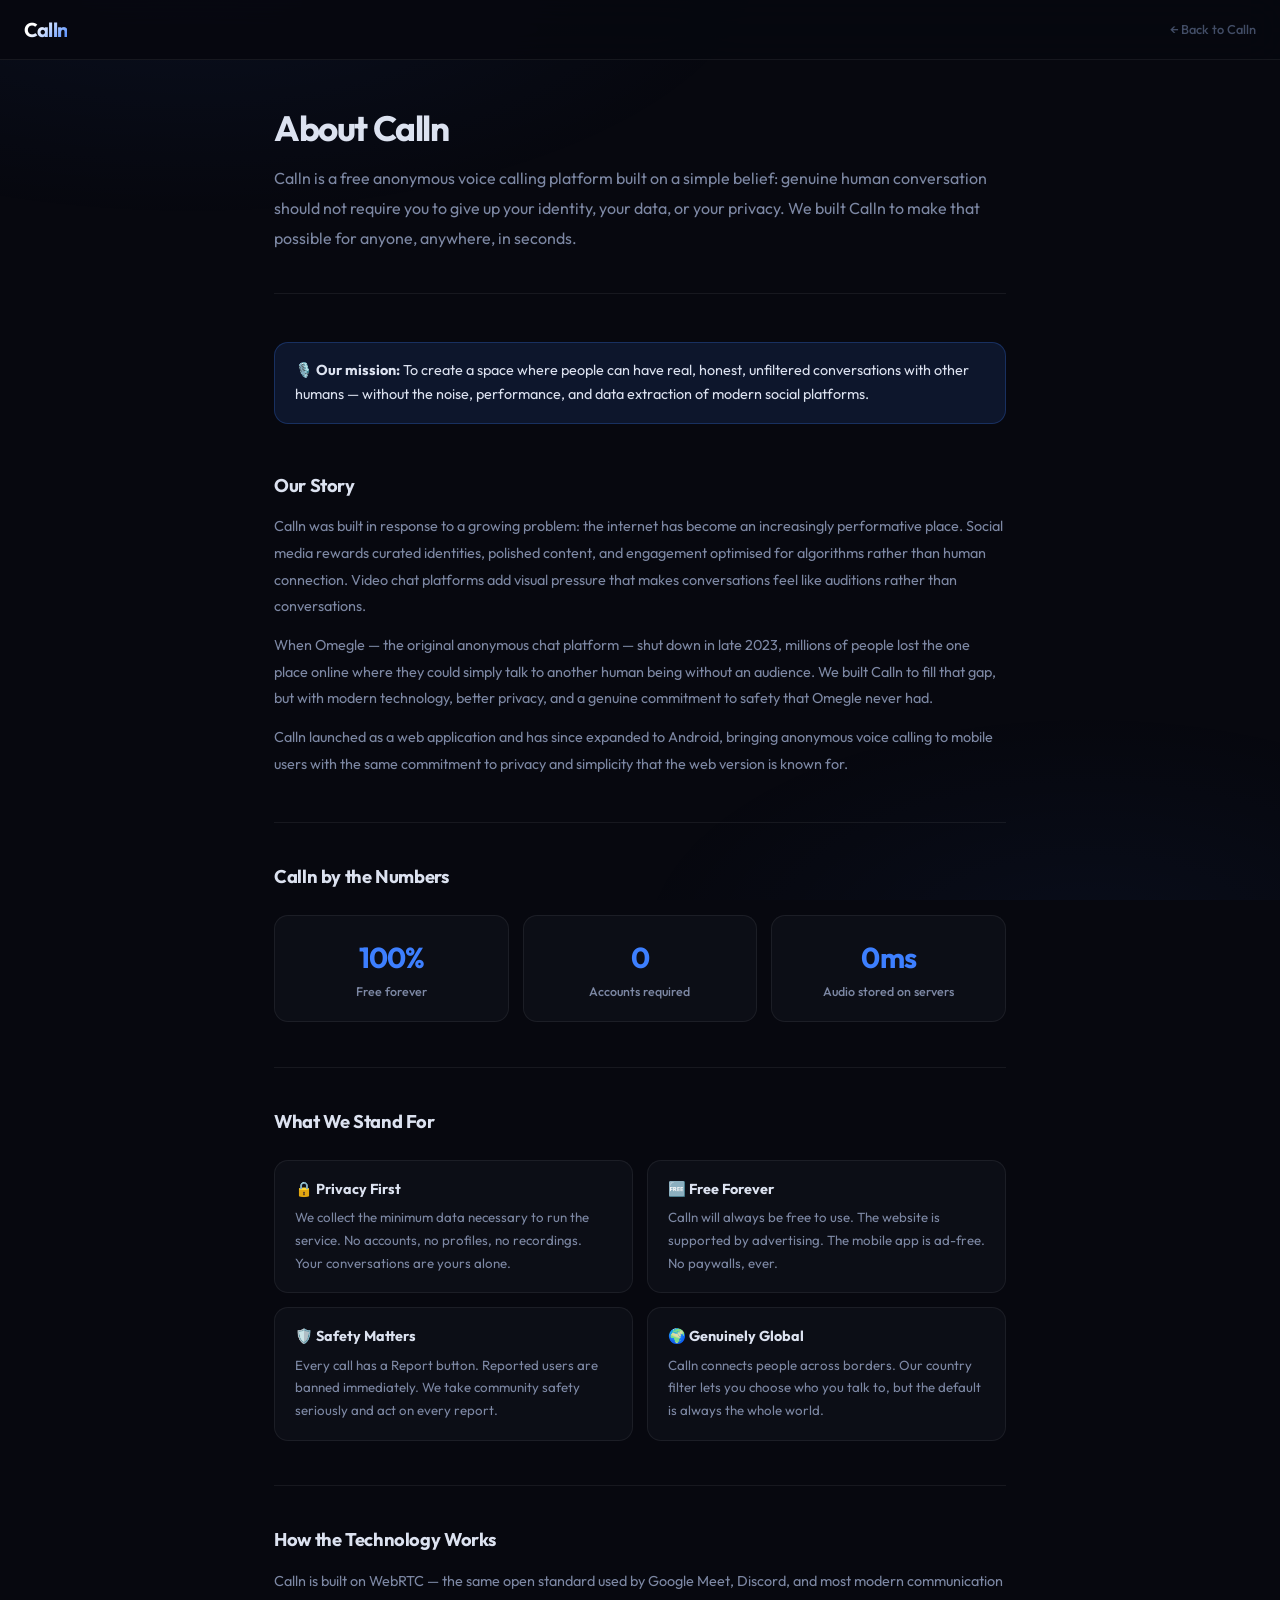
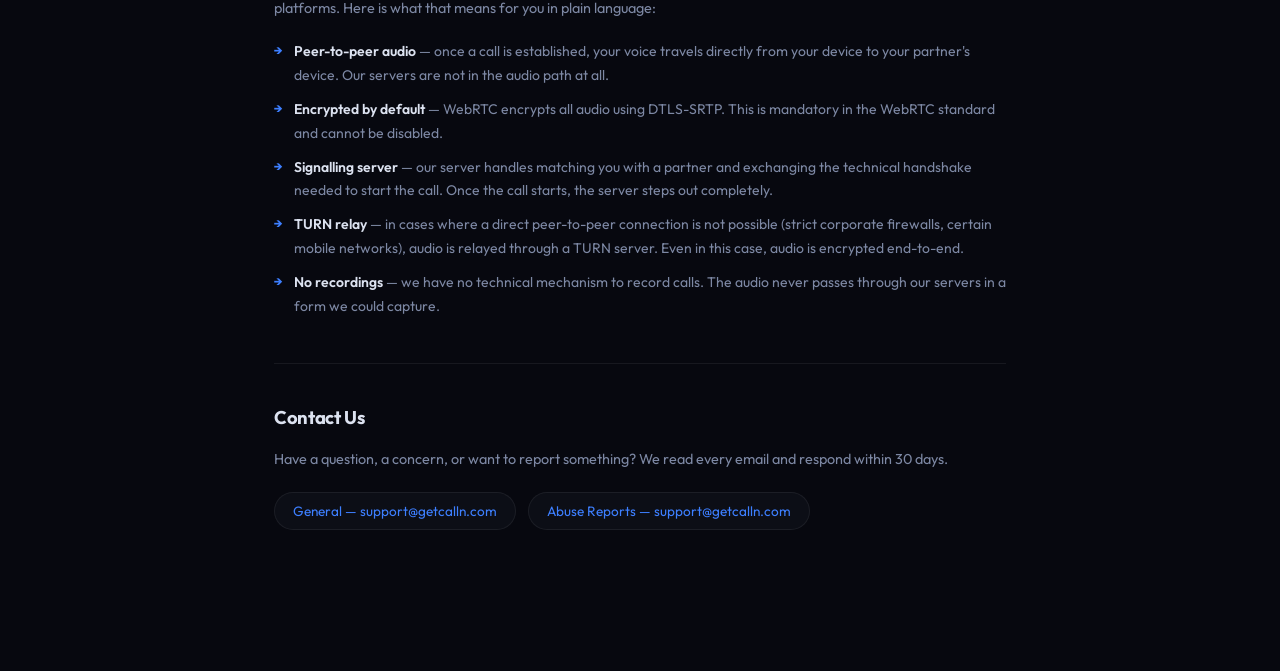
<file: about.html>
<!DOCTYPE html>
<html lang="en">
<head>
    <meta charset="UTF-8">
    <meta name="viewport" content="width=device-width, initial-scale=1.0">
    <meta name="robots" content="index, follow">
    <title>About Calln — Anonymous Voice Calling for Real Conversations</title>
    <meta name="description" content="Learn about Calln — the free anonymous voice calling platform built for genuine human connection. No accounts, no recordings, no data sold.">
    <link rel="icon" type="image/svg+xml" href="favicon.svg">
    <link rel="preconnect" href="https://fonts.googleapis.com">
    <link rel="preconnect" href="https://fonts.gstatic.com" crossorigin>
    <link href="https://fonts.googleapis.com/css2?family=Outfit:wght@400;500;600;700&display=swap" rel="stylesheet">
    <link rel="stylesheet" href="base.css">
    <style>
        .page-header {
            position: sticky; top: 0; z-index: 100;
            display: flex; align-items: center; justify-content: space-between;
            height: 60px; padding: 0 1.5rem;
            background: rgba(7,8,15,.85);
            backdrop-filter: blur(20px);
            -webkit-backdrop-filter: blur(20px);
            border-bottom: 1px solid var(--border);
        }
        .page-logo {
            font-size: 1.25rem; font-weight: 700; letter-spacing: -.04em;
            background: linear-gradient(130deg,#fff 30%,var(--accent));
            -webkit-background-clip: text; background-clip: text;
            -webkit-text-fill-color: transparent; text-decoration: none;
        }
        .page-back {
            font-size: .8rem; font-weight: 500; color: var(--text-3);
            text-decoration: none; display: flex; align-items: center; gap: 5px;
            transition: color .2s;
        }
        .page-back:hover { color: var(--text-1); }

        .page-main {
            max-width: 780px;
            margin: 0 auto;
            padding: 3rem 1.5rem 6rem;
        }

        .page-hero {
            margin-bottom: 3rem;
            padding-bottom: 2.5rem;
            border-bottom: 1px solid var(--border);
        }

        .page-hero h1 {
            font-size: 2.2rem; font-weight: 700; letter-spacing: -.04em;
            line-height: 1.15; margin-bottom: 1rem;
        }

        .page-hero p {
            font-size: 1rem; color: var(--text-2); line-height: 1.85;
        }

        .callout {
            background: var(--accent-soft);
            border: 1px solid rgba(61,127,255,.25);
            border-radius: var(--r-md);
            padding: 16px 20px;
            margin: 0 0 3rem;
            font-size: .9rem;
            color: var(--text-1);
            line-height: 1.65;
        }

        .about-section { margin-bottom: 2.8rem; }

        .about-section h2 {
            font-size: 1.15rem; font-weight: 700; letter-spacing: -.02em;
            margin-bottom: 14px; color: var(--text-1);
        }

        .about-section p {
            font-size: .9rem; color: var(--text-2); line-height: 1.85;
        }

        .about-section p + p { margin-top: 12px; }

        .divider {
            border: none;
            border-top: 1px solid var(--border);
            margin: 2.5rem 0;
        }

        .stat-grid {
            display: grid;
            grid-template-columns: repeat(3, 1fr);
            gap: 14px;
            margin-top: 1.5rem;
        }

        .stat-card {
            background: var(--bg-surface);
            border: 1px solid var(--border);
            border-radius: var(--r-md);
            padding: 20px;
            text-align: center;
        }

        .stat-card .stat-value {
            font-size: 1.8rem; font-weight: 700; letter-spacing: -.03em;
            color: var(--accent); margin-bottom: 4px;
        }

        .stat-card .stat-label {
            font-size: .78rem; color: var(--text-2); font-weight: 500;
        }

        .value-grid {
            display: grid;
            grid-template-columns: repeat(2, 1fr);
            gap: 14px;
            margin-top: 1.5rem;
        }

        .value-card {
            background: var(--bg-surface);
            border: 1px solid var(--border);
            border-radius: var(--r-md);
            padding: 18px 20px;
        }

        .value-card h3 {
            font-size: .9rem; font-weight: 700; color: var(--text-1);
            margin-bottom: 6px;
        }

        .value-card p {
            font-size: .83rem; color: var(--text-2); line-height: 1.7;
        }

        .tech-list {
            list-style: none;
            margin-top: 1.2rem;
            display: flex;
            flex-direction: column;
            gap: 10px;
        }

        .tech-list li {
            font-size: .875rem; color: var(--text-2); line-height: 1.7;
            padding-left: 20px; position: relative;
        }

        .tech-list li::before {
            content: '→';
            position: absolute; left: 0;
            color: var(--accent); font-weight: 700; font-size: .8rem;
        }

        .tech-list li strong { color: var(--text-1); font-weight: 600; }

        .contact-row {
            display: flex;
            gap: 12px;
            margin-top: 1.2rem;
            flex-wrap: wrap;
        }

        .contact-chip {
            background: var(--bg-surface);
            border: 1px solid var(--border);
            border-radius: 50px;
            padding: 8px 18px;
            font-size: .85rem;
            color: var(--accent);
            text-decoration: none;
            transition: background .2s, border-color .2s;
        }

        .contact-chip:hover {
            background: var(--bg-elevated);
            border-color: var(--border-md);
        }

        @media (max-width: 600px) {
            .page-main { padding: 2rem 1rem 4rem; }
            .page-hero h1 { font-size: 1.7rem; }
            .stat-grid { grid-template-columns: 1fr 1fr; }
            .value-grid { grid-template-columns: 1fr; }
        }
    </style>
</head>
<body>

<header class="page-header">
    <a href="index.html" class="page-logo">Calln</a>
    <a href="index.html" class="page-back">← Back to Calln</a>
</header>

<main class="page-main">

    <div class="page-hero">
        <h1>About Calln</h1>
        <p>Calln is a free anonymous voice calling platform built on a simple belief: genuine human conversation should not require you to give up your identity, your data, or your privacy. We built Calln to make that possible for anyone, anywhere, in seconds.</p>
    </div>

    <div class="callout">
        🎙️ <strong>Our mission:</strong> To create a space where people can have real, honest, unfiltered conversations with other humans — without the noise, performance, and data extraction of modern social platforms.
    </div>

    <!-- Our Story -->
    <div class="about-section">
        <h2>Our Story</h2>
        <p>Calln was built in response to a growing problem: the internet has become an increasingly performative place. Social media rewards curated identities, polished content, and engagement optimised for algorithms rather than human connection. Video chat platforms add visual pressure that makes conversations feel like auditions rather than conversations.</p>
        <p>When Omegle — the original anonymous chat platform — shut down in late 2023, millions of people lost the one place online where they could simply talk to another human being without an audience. We built Calln to fill that gap, but with modern technology, better privacy, and a genuine commitment to safety that Omegle never had.</p>
        <p>Calln launched as a web application and has since expanded to Android, bringing anonymous voice calling to mobile users with the same commitment to privacy and simplicity that the web version is known for.</p>
    </div>

    <hr class="divider">

    <!-- Stats -->
    <div class="about-section">
        <h2>Calln by the Numbers</h2>
        <div class="stat-grid">
            <div class="stat-card">
                <div class="stat-value">100%</div>
                <div class="stat-label">Free forever</div>
            </div>
            <div class="stat-card">
                <div class="stat-value">0</div>
                <div class="stat-label">Accounts required</div>
            </div>
            <div class="stat-card">
                <div class="stat-value">0ms</div>
                <div class="stat-label">Audio stored on servers</div>
            </div>
        </div>
    </div>

    <hr class="divider">

    <!-- Our Values -->
    <div class="about-section">
        <h2>What We Stand For</h2>
        <div class="value-grid">
            <div class="value-card">
                <h3>🔒 Privacy First</h3>
                <p>We collect the minimum data necessary to run the service. No accounts, no profiles, no recordings. Your conversations are yours alone.</p>
            </div>
            <div class="value-card">
                <h3>🆓 Free Forever</h3>
                <p>Calln will always be free to use. The website is supported by advertising. The mobile app is ad-free. No paywalls, ever.</p>
            </div>
            <div class="value-card">
                <h3>🛡️ Safety Matters</h3>
                <p>Every call has a Report button. Reported users are banned immediately. We take community safety seriously and act on every report.</p>
            </div>
            <div class="value-card">
                <h3>🌍 Genuinely Global</h3>
                <p>Calln connects people across borders. Our country filter lets you choose who you talk to, but the default is always the whole world.</p>
            </div>
        </div>
    </div>

    <hr class="divider">

    <!-- Technology -->
    <div class="about-section">
        <h2>How the Technology Works</h2>
        <p>Calln is built on WebRTC — the same open standard used by Google Meet, Discord, and most modern communication platforms. Here is what that means for you in plain language:</p>
        <ul class="tech-list">
            <li><strong>Peer-to-peer audio</strong> — once a call is established, your voice travels directly from your device to your partner's device. Our servers are not in the audio path at all.</li>
            <li><strong>Encrypted by default</strong> — WebRTC encrypts all audio using DTLS-SRTP. This is mandatory in the WebRTC standard and cannot be disabled.</li>
            <li><strong>Signalling server</strong> — our server handles matching you with a partner and exchanging the technical handshake needed to start the call. Once the call starts, the server steps out completely.</li>
            <li><strong>TURN relay</strong> — in cases where a direct peer-to-peer connection is not possible (strict corporate firewalls, certain mobile networks), audio is relayed through a TURN server. Even in this case, audio is encrypted end-to-end.</li>
            <li><strong>No recordings</strong> — we have no technical mechanism to record calls. The audio never passes through our servers in a form we could capture.</li>
        </ul>
    </div>

    <hr class="divider">

    <!-- Contact -->
    <div class="about-section">
        <h2>Contact Us</h2>
        <p>Have a question, a concern, or want to report something? We read every email and respond within 30 days.</p>
        <div class="contact-row">
            <a href="mailto:support@getcalln.com" class="contact-chip">General — support@getcalln.com</a>
            <a href="mailto:support@getcalln.com" class="contact-chip">Abuse Reports — support@getcalln.com</a>
        </div>
    </div>

</main>
</body>
</html>
</file>
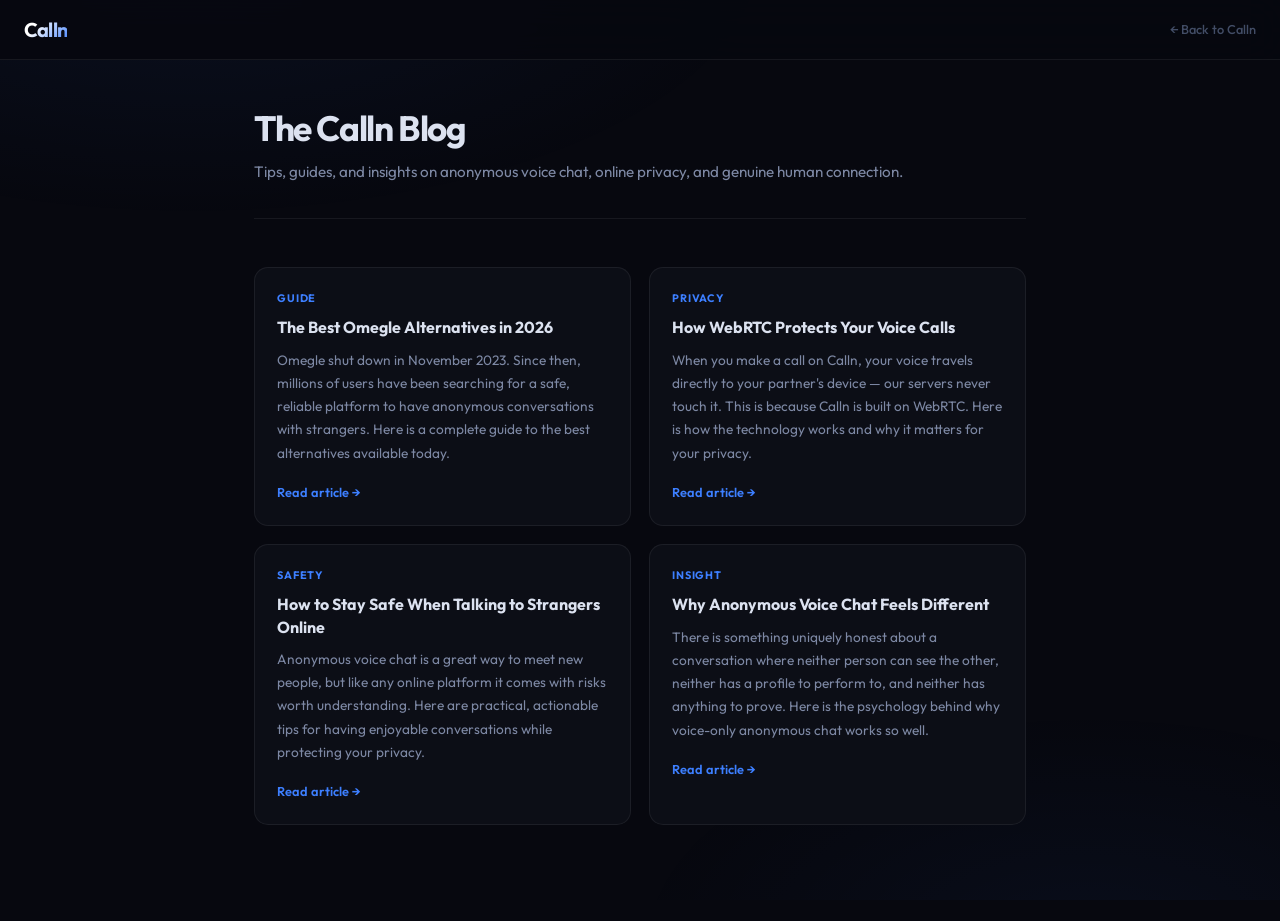
<file: blog.html>
<!DOCTYPE html>
<html lang="en">
<head>
    <meta charset="UTF-8">
    <meta name="viewport" content="width=device-width, initial-scale=1.0">
    <meta name="robots" content="index, follow">
    <title>Blog — Calln | Tips, Guides & Insights on Anonymous Voice Chat</title>
    <meta name="description" content="The Calln blog. Tips for better conversations, online safety guides, privacy insights, and everything you need to know about anonymous voice calling.">
    <link rel="icon" type="image/svg+xml" href="favicon.svg">
    <link rel="preconnect" href="https://fonts.googleapis.com">
    <link rel="preconnect" href="https://fonts.gstatic.com" crossorigin>
    <link href="https://fonts.googleapis.com/css2?family=Outfit:wght@400;500;600;700&display=swap" rel="stylesheet">
    <link rel="stylesheet" href="base.css">
    <style>
        .page-header {
            position: sticky; top: 0; z-index: 100;
            display: flex; align-items: center; justify-content: space-between;
            height: 60px; padding: 0 1.5rem;
            background: rgba(7,8,15,.85);
            backdrop-filter: blur(20px);
            -webkit-backdrop-filter: blur(20px);
            border-bottom: 1px solid var(--border);
        }
        .page-logo {
            font-size: 1.25rem; font-weight: 700; letter-spacing: -.04em;
            background: linear-gradient(130deg,#fff 30%,var(--accent));
            -webkit-background-clip: text; background-clip: text;
            -webkit-text-fill-color: transparent; text-decoration: none;
        }
        .page-back {
            font-size: .8rem; font-weight: 500; color: var(--text-3);
            text-decoration: none; display: flex; align-items: center; gap: 5px;
            transition: color .2s;
        }
        .page-back:hover { color: var(--text-1); }

        .page-main {
            max-width: 820px;
            margin: 0 auto;
            padding: 3rem 1.5rem 6rem;
        }

        .page-hero {
            margin-bottom: 3rem;
            padding-bottom: 2rem;
            border-bottom: 1px solid var(--border);
        }

        .page-hero h1 {
            font-size: 2.2rem; font-weight: 700; letter-spacing: -.04em;
            line-height: 1.15; margin-bottom: 10px;
        }

        .page-hero p {
            font-size: .95rem; color: var(--text-2); line-height: 1.8;
        }

        .blog-grid {
            display: grid;
            grid-template-columns: repeat(2, 1fr);
            gap: 18px;
        }

        .blog-card {
            background: var(--bg-surface);
            border: 1px solid var(--border);
            border-radius: var(--r-md);
            padding: 22px;
            text-decoration: none;
            display: block;
            transition: background .2s, border-color .2s, transform .15s;
        }

        .blog-card:hover {
            background: var(--bg-elevated);
            border-color: var(--border-md);
            transform: translateY(-2px);
        }

        .b-tag {
            font-size: .68rem; font-weight: 700;
            letter-spacing: .08em; text-transform: uppercase;
            color: var(--accent); margin-bottom: 10px;
            display: block;
        }

        .blog-card h2 {
            font-size: 1rem; font-weight: 700;
            color: var(--text-1); margin-bottom: 10px;
            line-height: 1.4;
        }

        .blog-card p {
            font-size: .855rem; color: var(--text-2);
            line-height: 1.7; margin-bottom: 14px;
        }

        .read-more {
            font-size: .8rem; font-weight: 600;
            color: var(--accent);
        }

        @media (max-width: 600px) {
            .page-main { padding: 2rem 1rem 4rem; }
            .page-hero h1 { font-size: 1.7rem; }
            .blog-grid { grid-template-columns: 1fr; }
        }
    </style>
</head>
<body>

<header class="page-header">
    <a href="index.html" class="page-logo">Calln</a>
    <a href="index.html" class="page-back">← Back to Calln</a>
</header>

<main class="page-main">

    <div class="page-hero">
        <h1>The Calln Blog</h1>
        <p>Tips, guides, and insights on anonymous voice chat, online privacy, and genuine human connection.</p>
    </div>

    <div class="blog-grid">

        <a href="blog/omegle-alternative.html" class="blog-card">
            <span class="b-tag">Guide</span>
            <h2>The Best Omegle Alternatives in 2026</h2>
            <p>Omegle shut down in November 2023. Since then, millions of users have been searching for a safe, reliable platform to have anonymous conversations with strangers. Here is a complete guide to the best alternatives available today.</p>
            <span class="read-more">Read article →</span>
        </a>

        <a href="blog/webrtc-privacy.html" class="blog-card">
            <span class="b-tag">Privacy</span>
            <h2>How WebRTC Protects Your Voice Calls</h2>
            <p>When you make a call on Calln, your voice travels directly to your partner's device — our servers never touch it. This is because Calln is built on WebRTC. Here is how the technology works and why it matters for your privacy.</p>
            <span class="read-more">Read article →</span>
        </a>

        <a href="blog/safe-stranger-chat.html" class="blog-card">
            <span class="b-tag">Safety</span>
            <h2>How to Stay Safe When Talking to Strangers Online</h2>
            <p>Anonymous voice chat is a great way to meet new people, but like any online platform it comes with risks worth understanding. Here are practical, actionable tips for having enjoyable conversations while protecting your privacy.</p>
            <span class="read-more">Read article →</span>
        </a>

        <a href="blog/anonymous-voice-chat.html" class="blog-card">
            <span class="b-tag">Insight</span>
            <h2>Why Anonymous Voice Chat Feels Different</h2>
            <p>There is something uniquely honest about a conversation where neither person can see the other, neither has a profile to perform to, and neither has anything to prove. Here is the psychology behind why voice-only anonymous chat works so well.</p>
            <span class="read-more">Read article →</span>
        </a>

    </div>

</main>
</body>
</html>
</file>
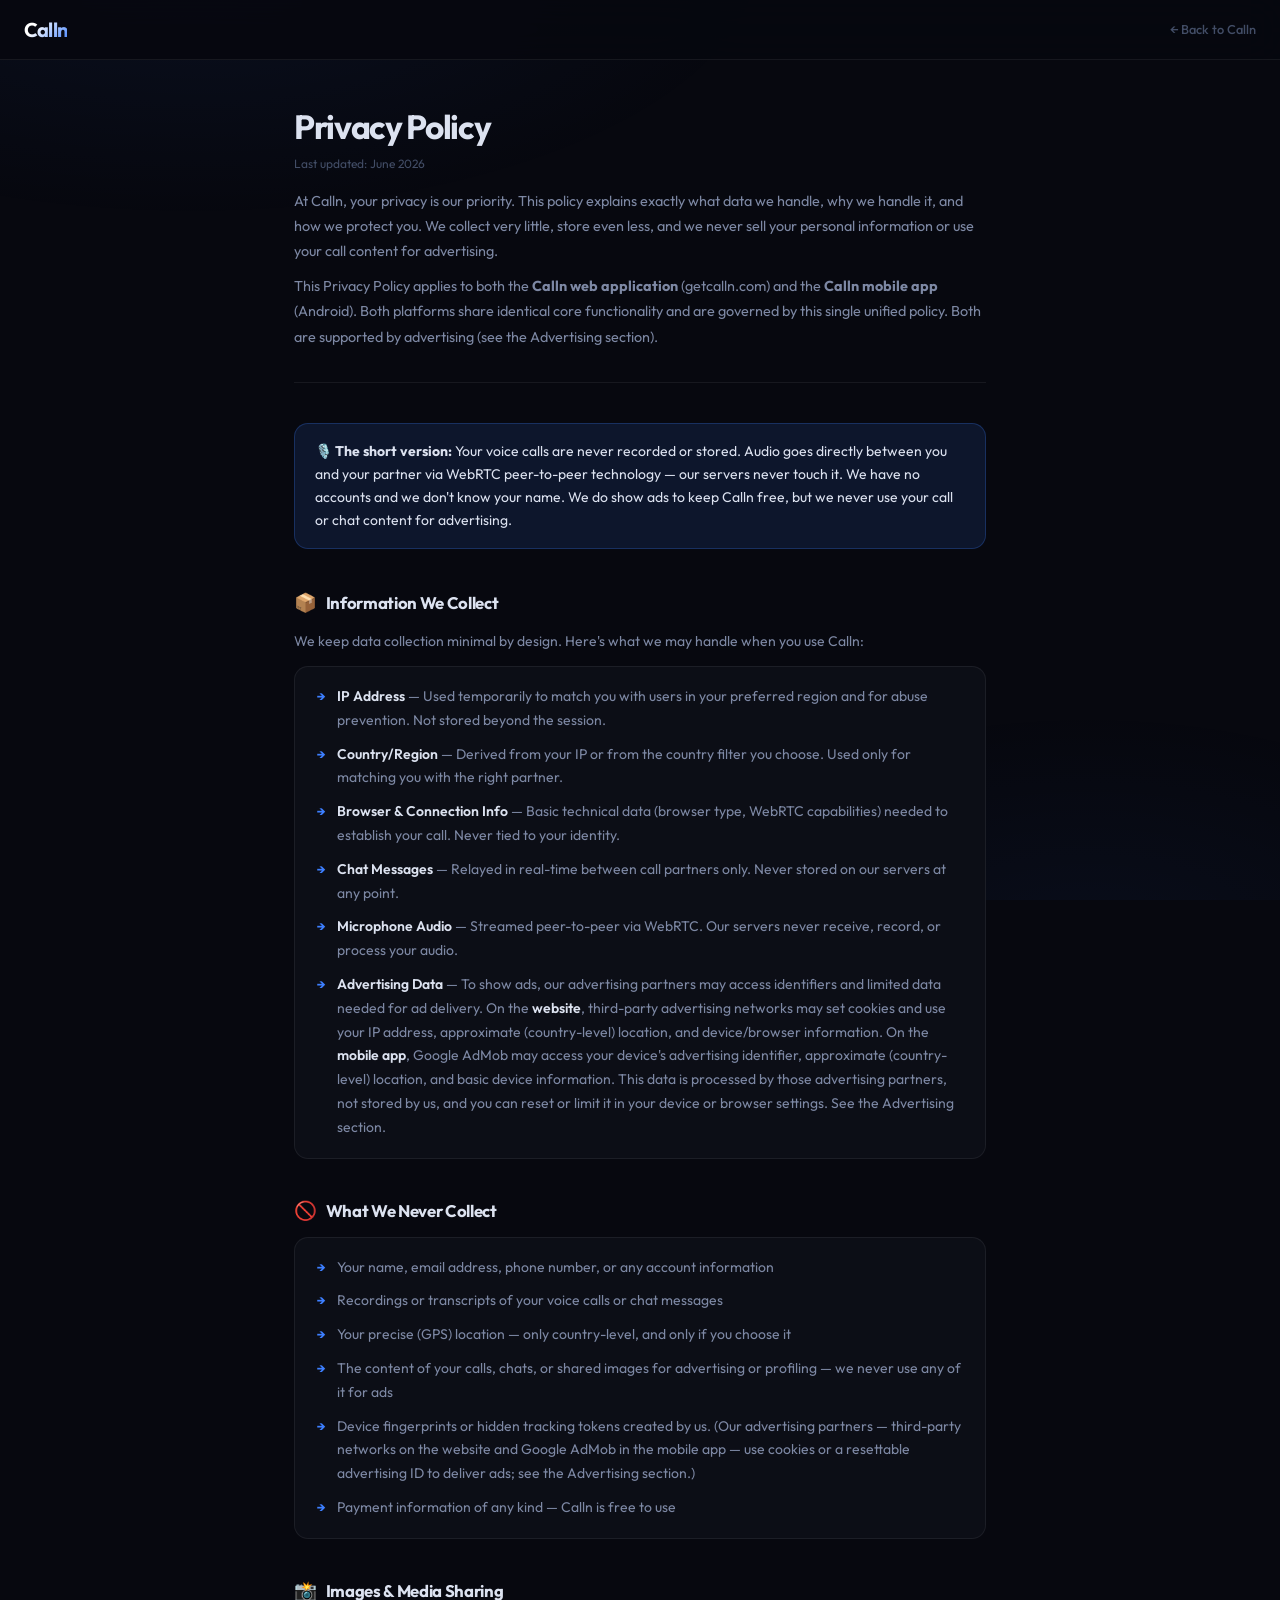
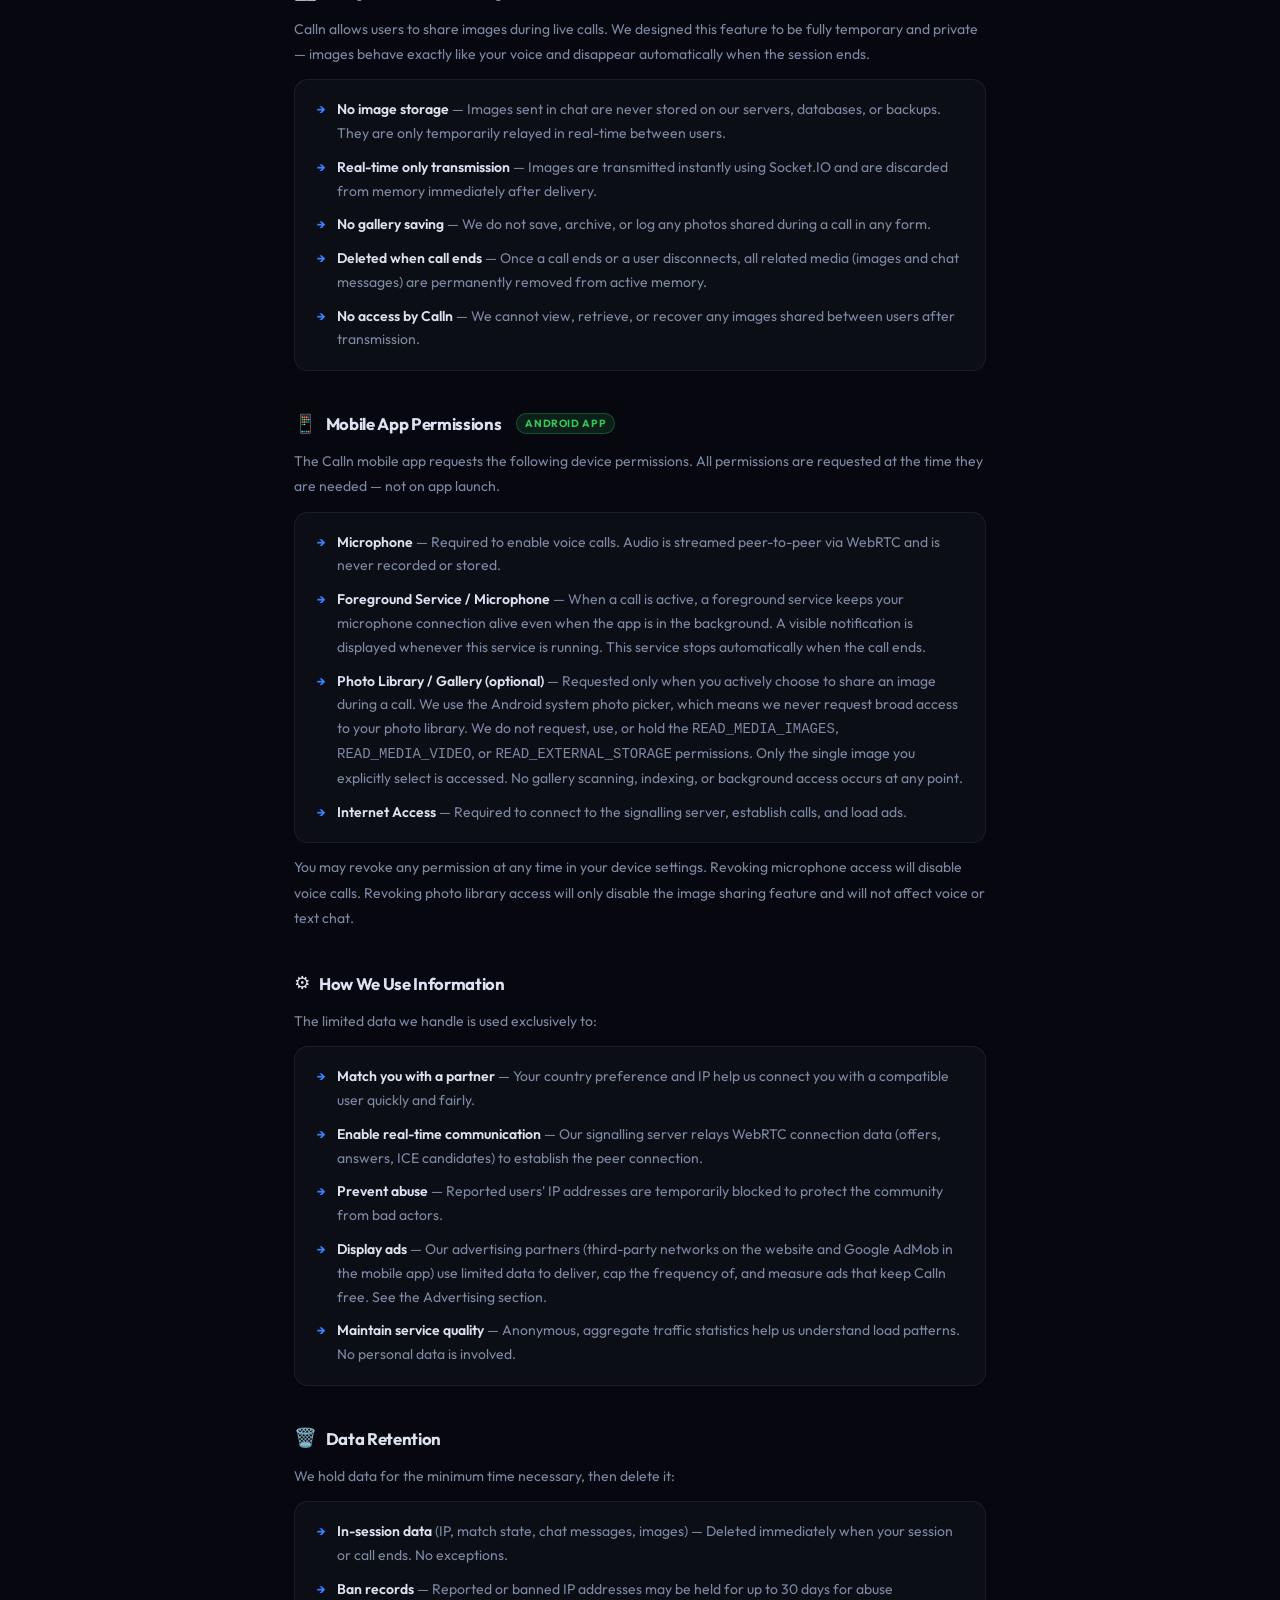
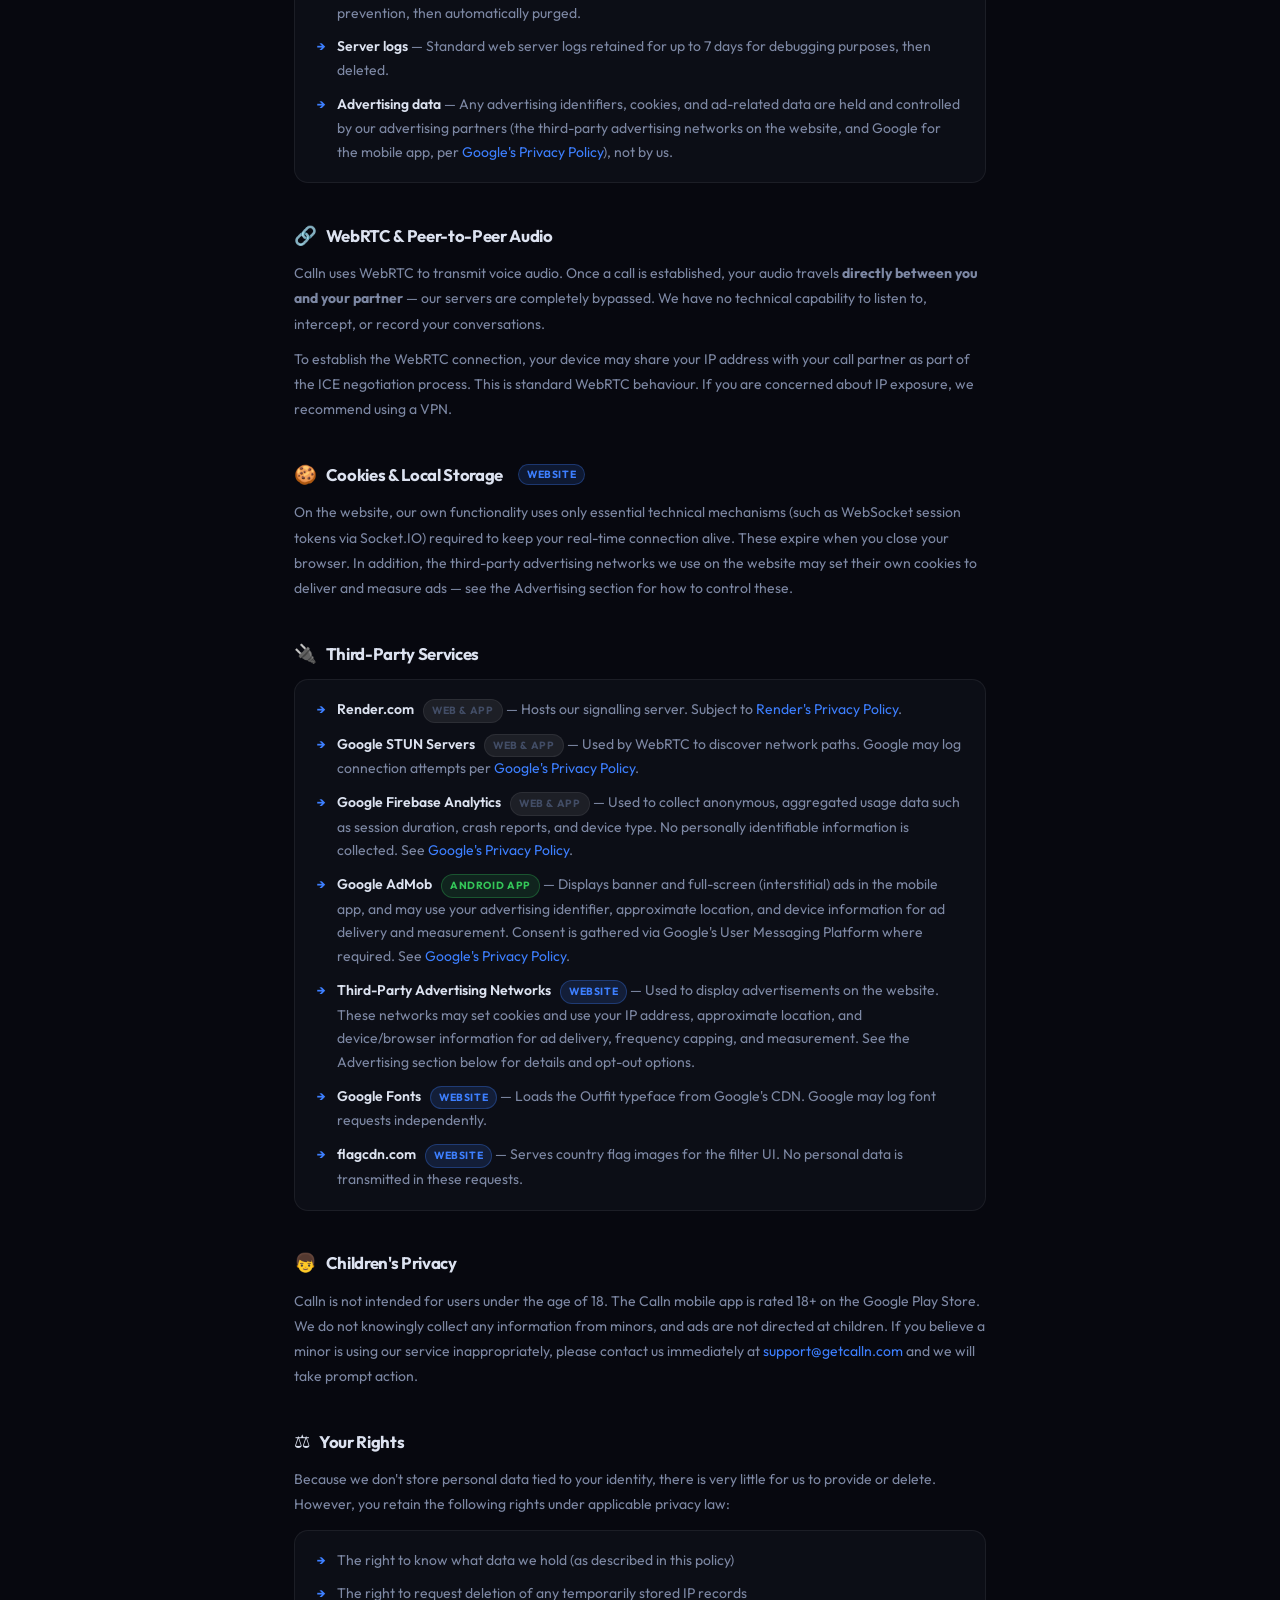
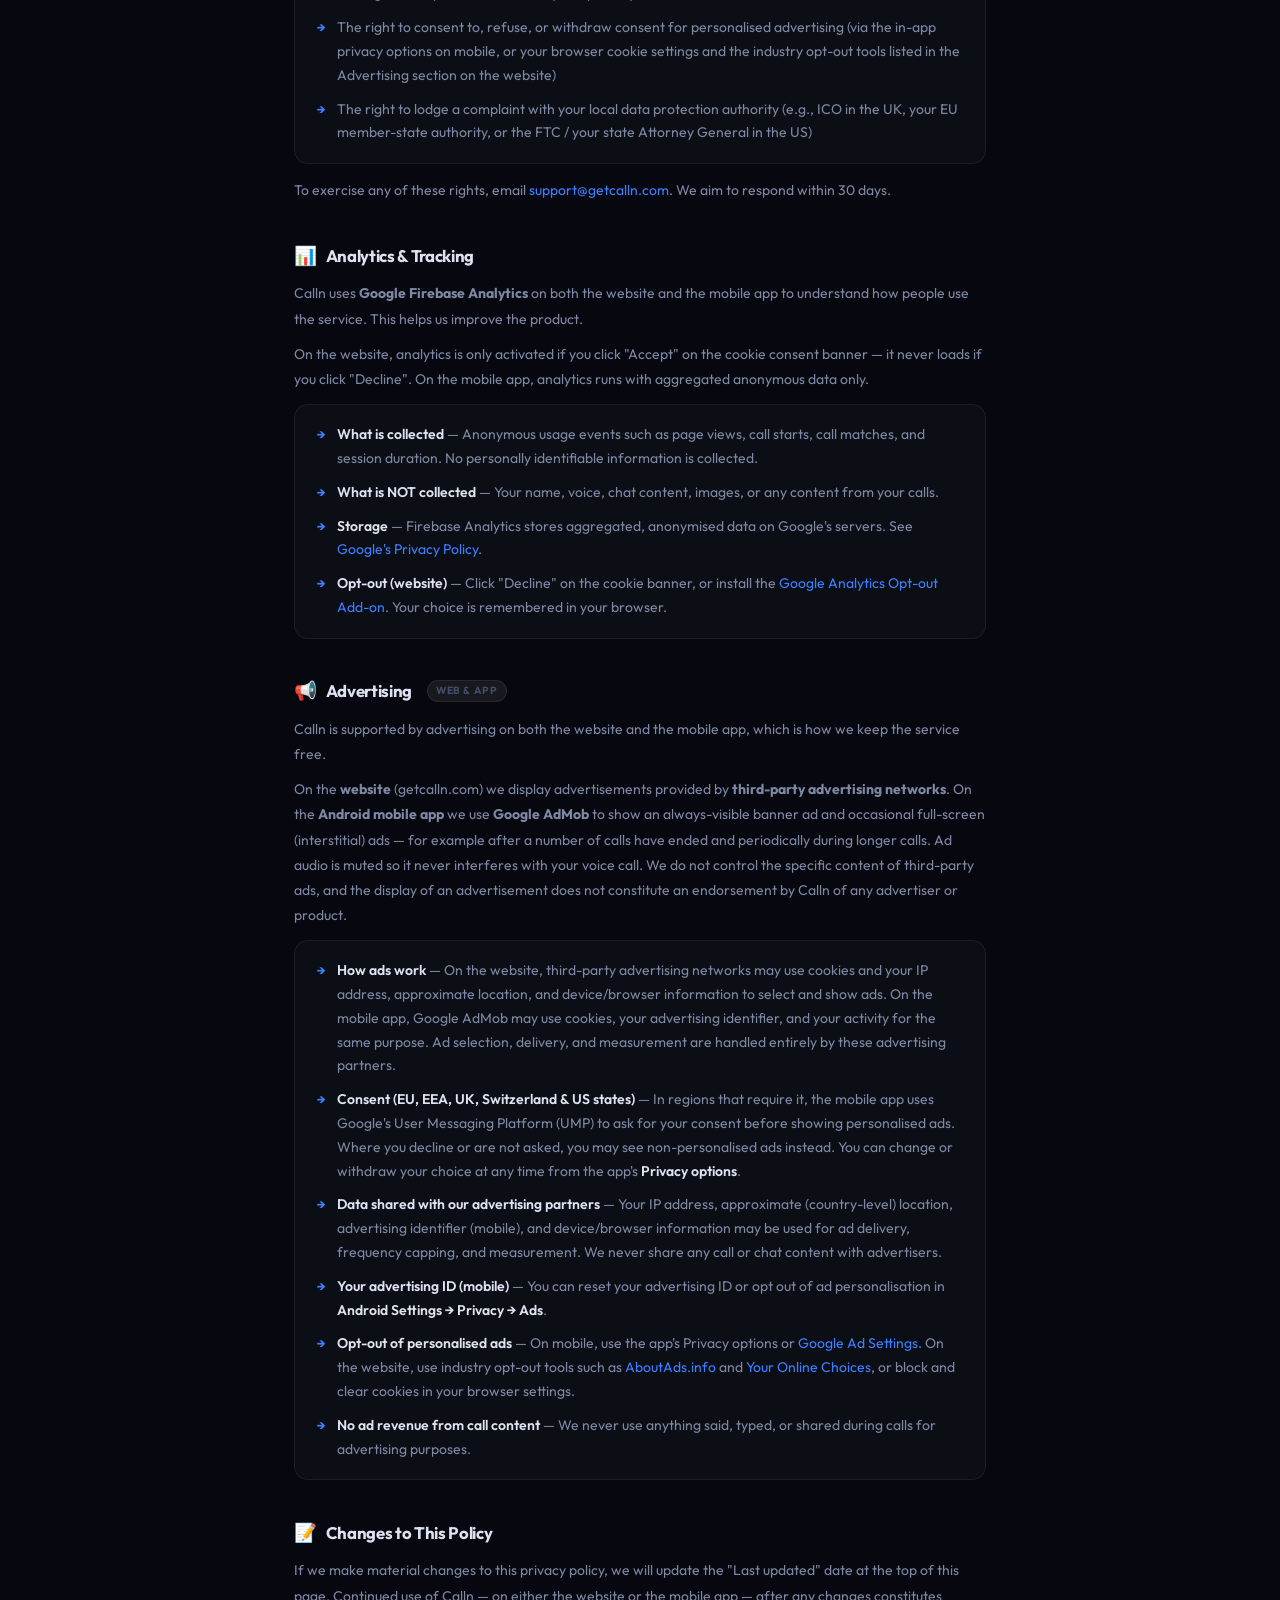
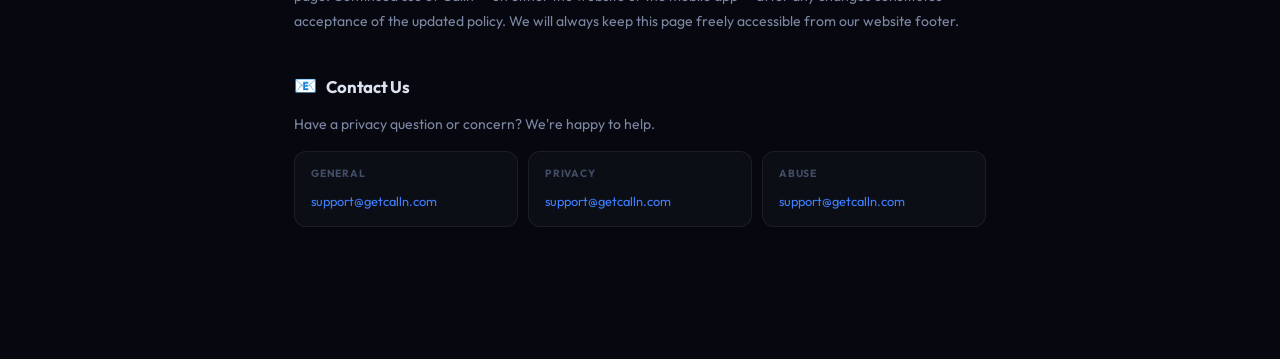
<file: privacy.html>
<!DOCTYPE html>
<html lang="en">
<head>
    <meta charset="UTF-8">
    <meta name="viewport" content="width=device-width, initial-scale=1.0">
    <title>Privacy Policy — Calln</title>
    <link rel="preconnect" href="https://fonts.googleapis.com">
    <link rel="preconnect" href="https://fonts.gstatic.com" crossorigin>
    <link href="https://fonts.googleapis.com/css2?family=Outfit:wght@400;500;600;700&display=swap" rel="stylesheet">
    <link rel="stylesheet" href="base.css">
    <style>
        .priv-header {
            position: sticky; top: 0; z-index: 100;
            display: flex; align-items: center; justify-content: space-between;
            height: 60px; padding: 0 1.5rem;
            background: rgba(7,8,15,.85);
            backdrop-filter: blur(20px);
            -webkit-backdrop-filter: blur(20px);
            border-bottom: 1px solid var(--border);
        }
        .priv-logo {
            font-size: 1.25rem; font-weight: 700; letter-spacing: -.04em;
            background: linear-gradient(130deg,#fff 30%,var(--accent));
            -webkit-background-clip: text; background-clip: text;
            -webkit-text-fill-color: transparent; text-decoration: none;
        }
        .priv-back {
            font-size: .8rem; font-weight: 500; color: var(--text-3);
            text-decoration: none; display: flex; align-items: center; gap: 5px;
            transition: color .2s;
        }
        .priv-back:hover { color: var(--text-1); }
        .priv-main {
            max-width: 740px;
            margin: 0 auto;
            padding: 3rem 1.5rem 6rem;
        }
        .priv-hero { margin-bottom: 2.5rem; padding-bottom: 2rem; border-bottom: 1px solid var(--border); }
        .priv-hero h1 {
            font-size: 2.1rem; font-weight: 700; letter-spacing: -.04em;
            line-height: 1.15; margin-bottom: 8px;
        }
        .priv-updated { font-size: .75rem; color: var(--text-3); margin-bottom: 16px; }
        .priv-intro { font-size: .9rem; color: var(--text-2); line-height: 1.75; }
        .callout {
            background: var(--accent-soft);
            border: 1px solid rgba(61,127,255,.25);
            border-radius: 14px;
            padding: 16px 20px;
            margin: 0 0 2.5rem;
            font-size: .875rem;
            color: var(--text-1);
            line-height: 1.65;
        }
        .priv-section { margin-bottom: 2.4rem; }
        .priv-section h2 {
            font-size: 1.05rem; font-weight: 700; letter-spacing: -.02em;
            margin-bottom: 12px;
            display: flex; align-items: center; gap: 9px;
        }
        .priv-section h2 .ico { font-size: 1.15rem; }
        .priv-section p { font-size: .875rem; color: var(--text-2); line-height: 1.8; }
        .priv-section p + p { margin-top: 10px; }
        .priv-card {
            background: var(--bg-surface);
            border: 1px solid var(--border);
            border-radius: 14px;
            padding: 18px 22px;
            margin-top: 12px;
        }
        .priv-card ul {
            list-style: none;
            display: flex; flex-direction: column; gap: 10px;
            margin: 0; padding: 0;
        }
        .priv-card li {
            font-size: .875rem; color: var(--text-2); line-height: 1.7;
            padding-left: 20px; position: relative;
        }
        .priv-card li::before {
            content: '→';
            position: absolute; left: 0;
            color: var(--accent); font-weight: 700; font-size: .8rem;
            top: 1px;
        }
        .priv-card li strong { color: var(--text-1); font-weight: 600; }
        a.priv-link { color: var(--accent); text-decoration: none; }
        a.priv-link:hover { text-decoration: underline; }
        .contact-grid {
            display: grid;
            grid-template-columns: repeat(3, 1fr);
            gap: 10px;
            margin-top: 14px;
        }
        .contact-item {
            background: var(--bg-surface);
            border: 1px solid var(--border);
            border-radius: 12px;
            padding: 14px 16px;
        }
        .contact-item .label {
            font-size: .65rem; font-weight: 700; letter-spacing: .08em;
            text-transform: uppercase; color: var(--text-3);
            margin-bottom: 6px;
        }
        .contact-item a {
            font-size: .8rem; color: var(--accent);
            text-decoration: none; word-break: break-all;
        }
        .contact-item a:hover { text-decoration: underline; }
        .platform-badge {
            display: inline-block;
            font-size: .65rem; font-weight: 700; letter-spacing: .06em;
            text-transform: uppercase;
            padding: 2px 8px;
            border-radius: 20px;
            margin-left: 6px;
            vertical-align: middle;
        }
        .badge-web { background: rgba(61,127,255,.15); color: var(--accent); border: 1px solid rgba(61,127,255,.3); }
        .badge-mobile { background: rgba(52,199,89,.12); color: #34c759; border: 1px solid rgba(52,199,89,.3); }
        .badge-both { background: rgba(255,255,255,.07); color: var(--text-3); border: 1px solid var(--border); }
        @media (max-width: 600px) {
            .priv-main { padding: 2rem 1rem 4rem; }
            .priv-hero h1 { font-size: 1.6rem; }
            .contact-grid { grid-template-columns: 1fr; }
        }
    </style>
</head>
<body>

<header class="priv-header">
    <a href="index.html" class="priv-logo">Calln</a>
    <a href="index.html" class="priv-back">← Back to Calln</a>
</header>

<main class="priv-main">

    <div class="priv-hero">
        <h1>Privacy Policy</h1>
        <p class="priv-updated">Last updated: June 2026</p>
        <p class="priv-intro">
            At Calln, your privacy is our priority. This policy explains exactly what data we handle,
            why we handle it, and how we protect you. We collect very little, store even less, and we
            never sell your personal information or use your call content for advertising.
        </p>
        <p class="priv-intro" style="margin-top:10px;">
            This Privacy Policy applies to both the <strong>Calln web application</strong> (getcalln.com)
            and the <strong>Calln mobile app</strong> (Android). Both platforms share identical core
            functionality and are governed by this single unified policy. Both are supported by
            advertising (see the Advertising section).
        </p>
    </div>

    <div class="callout">
        🎙️ <strong>The short version:</strong> Your voice calls are never recorded or stored. Audio goes
        directly between you and your partner via WebRTC peer-to-peer technology — our servers never
        touch it. We have no accounts and we don't know your name. We do show ads to keep Calln free,
        but we never use your call or chat content for advertising.
    </div>

    <!-- 1. What We Collect -->
    <div class="priv-section">
        <h2><span class="ico">📦</span> Information We Collect</h2>
        <p>We keep data collection minimal by design. Here's what we may handle when you use Calln:</p>
        <div class="priv-card">
            <ul>
                <li><strong>IP Address</strong> — Used temporarily to match you with users in your preferred region and for abuse prevention. Not stored beyond the session.</li>
                <li><strong>Country/Region</strong> — Derived from your IP or from the country filter you choose. Used only for matching you with the right partner.</li>
                <li><strong>Browser &amp; Connection Info</strong> — Basic technical data (browser type, WebRTC capabilities) needed to establish your call. Never tied to your identity.</li>
                <li><strong>Chat Messages</strong> — Relayed in real-time between call partners only. Never stored on our servers at any point.</li>
                <li><strong>Microphone Audio</strong> — Streamed peer-to-peer via WebRTC. Our servers never receive, record, or process your audio.</li>
                <li><strong>Advertising Data</strong> — To show ads, our advertising partners may access identifiers and limited data needed for ad delivery. On the <strong>website</strong>, third-party advertising networks may set cookies and use your IP address, approximate (country-level) location, and device/browser information. On the <strong>mobile app</strong>, Google AdMob may access your device's advertising identifier, approximate (country-level) location, and basic device information. This data is processed by those advertising partners, not stored by us, and you can reset or limit it in your device or browser settings. See the Advertising section.</li>
            </ul>
        </div>
    </div>

    <!-- 2. What We Don't Collect -->
    <div class="priv-section">
        <h2><span class="ico">🚫</span> What We Never Collect</h2>
        <div class="priv-card">
            <ul>
                <li>Your name, email address, phone number, or any account information</li>
                <li>Recordings or transcripts of your voice calls or chat messages</li>
                <li>Your precise (GPS) location — only country-level, and only if you choose it</li>
                <li>The content of your calls, chats, or shared images for advertising or profiling — we never use any of it for ads</li>
                <li>Device fingerprints or hidden tracking tokens created by us. (Our advertising partners — third-party networks on the website and Google AdMob in the mobile app — use cookies or a resettable advertising ID to deliver ads; see the Advertising section.)</li>
                <li>Payment information of any kind — Calln is free to use</li>
            </ul>
        </div>
    </div>

    <!-- 3. Images & Media -->
    <div class="priv-section">
        <h2><span class="ico">📸</span> Images &amp; Media Sharing</h2>
        <p>
            Calln allows users to share images during live calls. We designed this feature to be
            fully temporary and private — images behave exactly like your voice and disappear
            automatically when the session ends.
        </p>
        <div class="priv-card">
            <ul>
                <li><strong>No image storage</strong> — Images sent in chat are never stored on our servers, databases, or backups. They are only temporarily relayed in real-time between users.</li>
                <li><strong>Real-time only transmission</strong> — Images are transmitted instantly using Socket.IO and are discarded from memory immediately after delivery.</li>
                <li><strong>No gallery saving</strong> — We do not save, archive, or log any photos shared during a call in any form.</li>
                <li><strong>Deleted when call ends</strong> — Once a call ends or a user disconnects, all related media (images and chat messages) are permanently removed from active memory.</li>
                <li><strong>No access by Calln</strong> — We cannot view, retrieve, or recover any images shared between users after transmission.</li>
            </ul>
        </div>
    </div>

    <!-- 4. Mobile Permissions -->
    <div class="priv-section">
        <h2><span class="ico">📱</span> Mobile App Permissions <span class="platform-badge badge-mobile">Android App</span></h2>
        <p>
            The Calln mobile app requests the following device permissions. All permissions are
            requested at the time they are needed — not on app launch.
        </p>
        <div class="priv-card">
            <ul>
                <li>
                    <strong>Microphone</strong> — Required to enable voice calls. Audio is streamed
                    peer-to-peer via WebRTC and is never recorded or stored.
                </li>
                <li>
                    <strong>Foreground Service / Microphone</strong> — When a call is active, a
                    foreground service keeps your microphone connection alive even when the app is
                    in the background. A visible notification is displayed whenever this service is
                    running. This service stops automatically when the call ends.
                </li>
                <li>
                    <strong>Photo Library / Gallery (optional)</strong> — Requested only when you
                    actively choose to share an image during a call. We use the Android system photo
                    picker, which means we never request broad access to your photo library. We do
                    not request, use, or hold the <code>READ_MEDIA_IMAGES</code>,
                    <code>READ_MEDIA_VIDEO</code>, or <code>READ_EXTERNAL_STORAGE</code> permissions.
                    Only the single image you explicitly select is accessed. No gallery scanning,
                    indexing, or background access occurs at any point.
                </li>
                <li>
                    <strong>Internet Access</strong> — Required to connect to the signalling server,
                    establish calls, and load ads.
                </li>
            </ul>
        </div>
        <p style="margin-top:12px;">
            You may revoke any permission at any time in your device settings. Revoking microphone
            access will disable voice calls. Revoking photo library access will only disable the
            image sharing feature and will not affect voice or text chat.
        </p>
    </div>

    <!-- 5. How We Use It -->
    <div class="priv-section">
        <h2><span class="ico">⚙️</span> How We Use Information</h2>
        <p>The limited data we handle is used exclusively to:</p>
        <div class="priv-card">
            <ul>
                <li><strong>Match you with a partner</strong> — Your country preference and IP help us connect you with a compatible user quickly and fairly.</li>
                <li><strong>Enable real-time communication</strong> — Our signalling server relays WebRTC connection data (offers, answers, ICE candidates) to establish the peer connection.</li>
                <li><strong>Prevent abuse</strong> — Reported users' IP addresses are temporarily blocked to protect the community from bad actors.</li>
                <li><strong>Display ads</strong> — Our advertising partners (third-party networks on the website and Google AdMob in the mobile app) use limited data to deliver, cap the frequency of, and measure ads that keep Calln free. See the Advertising section.</li>
                <li><strong>Maintain service quality</strong> — Anonymous, aggregate traffic statistics help us understand load patterns. No personal data is involved.</li>
            </ul>
        </div>
    </div>

    <!-- 6. Data Retention -->
    <div class="priv-section">
        <h2><span class="ico">🗑️</span> Data Retention</h2>
        <p>We hold data for the minimum time necessary, then delete it:</p>
        <div class="priv-card">
            <ul>
                <li><strong>In-session data</strong> (IP, match state, chat messages, images) — Deleted immediately when your session or call ends. No exceptions.</li>
                <li><strong>Ban records</strong> — Reported or banned IP addresses may be held for up to 30 days for abuse prevention, then automatically purged.</li>
                <li><strong>Server logs</strong> — Standard web server logs retained for up to 7 days for debugging purposes, then deleted.</li>
                <li><strong>Advertising data</strong> — Any advertising identifiers, cookies, and ad-related data are held and controlled by our advertising partners (the third-party advertising networks on the website, and Google for the mobile app, per <a href="https://policies.google.com/privacy" class="priv-link" target="_blank" rel="noopener">Google's Privacy Policy</a>), not by us.</li>
            </ul>
        </div>
    </div>

    <!-- 7. WebRTC -->
    <div class="priv-section">
        <h2><span class="ico">🔗</span> WebRTC &amp; Peer-to-Peer Audio</h2>
        <p>
            Calln uses WebRTC to transmit voice audio. Once a call is established, your audio travels
            <strong>directly between you and your partner</strong> — our servers are completely bypassed.
            We have no technical capability to listen to, intercept, or record your conversations.
        </p>
        <p>
            To establish the WebRTC connection, your device may share your IP address with your call
            partner as part of the ICE negotiation process. This is standard WebRTC behaviour. If you
            are concerned about IP exposure, we recommend using a VPN.
        </p>
    </div>

    <!-- 8. Cookies -->
    <div class="priv-section">
        <h2><span class="ico">🍪</span> Cookies &amp; Local Storage <span class="platform-badge badge-web">Website</span></h2>
        <p>
            On the website, our own functionality uses only essential technical mechanisms (such as
            WebSocket session tokens via Socket.IO) required to keep your real-time connection alive.
            These expire when you close your browser. In addition, the third-party advertising networks
            we use on the website may set their own cookies to deliver and measure ads — see the
            Advertising section for how to control these.
        </p>
    </div>

    <!-- 9. Third Parties -->
    <div class="priv-section">
        <h2><span class="ico">🔌</span> Third-Party Services</h2>
        <div class="priv-card">
            <ul>
                <li><strong>Render.com</strong> <span class="platform-badge badge-both">Web &amp; App</span> — Hosts our signalling server. Subject to <a href="https://render.com/privacy" class="priv-link" target="_blank" rel="noopener">Render's Privacy Policy</a>.</li>
                <li><strong>Google STUN Servers</strong> <span class="platform-badge badge-both">Web &amp; App</span> — Used by WebRTC to discover network paths. Google may log connection attempts per <a href="https://policies.google.com/privacy" class="priv-link" target="_blank" rel="noopener">Google's Privacy Policy</a>.</li>
                <li><strong>Google Firebase Analytics</strong> <span class="platform-badge badge-both">Web &amp; App</span> — Used to collect anonymous, aggregated usage data such as session duration, crash reports, and device type. No personally identifiable information is collected. See <a href="https://policies.google.com/privacy" class="priv-link" target="_blank" rel="noopener">Google's Privacy Policy</a>.</li>
                <li><strong>Google AdMob</strong> <span class="platform-badge badge-mobile">Android App</span> — Displays banner and full-screen (interstitial) ads in the mobile app, and may use your advertising identifier, approximate location, and device information for ad delivery and measurement. Consent is gathered via Google's User Messaging Platform where required. See <a href="https://policies.google.com/privacy" class="priv-link" target="_blank" rel="noopener">Google's Privacy Policy</a>.</li>
                <li><strong>Third-Party Advertising Networks</strong> <span class="platform-badge badge-web">Website</span> — Used to display advertisements on the website. These networks may set cookies and use your IP address, approximate location, and device/browser information for ad delivery, frequency capping, and measurement. See the Advertising section below for details and opt-out options.</li>
                <li><strong>Google Fonts</strong> <span class="platform-badge badge-web">Website</span> — Loads the Outfit typeface from Google's CDN. Google may log font requests independently.</li>
                <li><strong>flagcdn.com</strong> <span class="platform-badge badge-web">Website</span> — Serves country flag images for the filter UI. No personal data is transmitted in these requests.</li>
            </ul>
        </div>
    </div>

    <!-- 10. Children -->
    <div class="priv-section">
        <h2><span class="ico">👦</span> Children's Privacy</h2>
        <p>
            Calln is not intended for users under the age of 18. The Calln mobile app is rated 18+
            on the Google Play Store. We do not knowingly collect any information from minors, and
            ads are not directed at children. If you believe a minor is using our service
            inappropriately, please contact us immediately
            at <a href="mailto:support@getcalln.com" class="priv-link">support@getcalln.com</a>
            and we will take prompt action.
        </p>
    </div>

    <!-- 11. Your Rights -->
    <div class="priv-section">
        <h2><span class="ico">⚖️</span> Your Rights</h2>
        <p>
            Because we don't store personal data tied to your identity, there is very little for us to
            provide or delete. However, you retain the following rights under applicable privacy law:
        </p>
        <div class="priv-card">
            <ul>
                <li>The right to know what data we hold (as described in this policy)</li>
                <li>The right to request deletion of any temporarily stored IP records</li>
                <li>The right to consent to, refuse, or withdraw consent for personalised advertising (via the in-app privacy options on mobile, or your browser cookie settings and the industry opt-out tools listed in the Advertising section on the website)</li>
                <li>The right to lodge a complaint with your local data protection authority (e.g., ICO in the UK, your EU member-state authority, or the FTC / your state Attorney General in the US)</li>
            </ul>
        </div>
        <p style="margin-top:14px;">
            To exercise any of these rights, email <a href="mailto:support@getcalln.com" class="priv-link">support@getcalln.com</a>.
            We aim to respond within 30 days.
        </p>
    </div>

    <!-- 12. Analytics -->
    <div class="priv-section">
        <h2><span class="ico">📊</span> Analytics &amp; Tracking</h2>
        <p>
            Calln uses <strong>Google Firebase Analytics</strong> on both the website and the mobile app
            to understand how people use the service. This helps us improve the product.
        </p>
        <p>
            On the website, analytics is only activated if you click "Accept" on the cookie consent
            banner — it never loads if you click "Decline". On the mobile app, analytics runs with
            aggregated anonymous data only.
        </p>
        <div class="priv-card">
            <ul>
                <li><strong>What is collected</strong> — Anonymous usage events such as page views, call starts, call matches, and session duration. No personally identifiable information is collected.</li>
                <li><strong>What is NOT collected</strong> — Your name, voice, chat content, images, or any content from your calls.</li>
                <li><strong>Storage</strong> — Firebase Analytics stores aggregated, anonymised data on Google's servers. See <a href="https://policies.google.com/privacy" class="priv-link" target="_blank" rel="noopener">Google's Privacy Policy</a>.</li>
                <li><strong>Opt-out (website)</strong> — Click "Decline" on the cookie banner, or install the <a href="https://tools.google.com/dlpage/gaoptout" class="priv-link" target="_blank" rel="noopener">Google Analytics Opt-out Add-on</a>. Your choice is remembered in your browser.</li>
            </ul>
        </div>
    </div>

    <!-- 13. Advertising -->
    <div class="priv-section">
        <h2><span class="ico">📢</span> Advertising <span class="platform-badge badge-both">Web &amp; App</span></h2>
        <p>
            Calln is supported by advertising on both the website and the mobile app, which is how we
            keep the service free.
        </p>
        <p>
            On the <strong>website</strong> (getcalln.com) we display advertisements provided by
            <strong>third-party advertising networks</strong>. On the <strong>Android mobile app</strong>
            we use <strong>Google AdMob</strong> to show an always-visible banner ad and occasional
            full-screen (interstitial) ads — for example after a number of calls have ended and
            periodically during longer calls. Ad audio is muted so it never interferes with your voice
            call. We do not control the specific content of third-party ads, and the display of an
            advertisement does not constitute an endorsement by Calln of any advertiser or product.
        </p>
        <div class="priv-card">
            <ul>
                <li><strong>How ads work</strong> — On the website, third-party advertising networks may use cookies and your IP address, approximate location, and device/browser information to select and show ads. On the mobile app, Google AdMob may use cookies, your advertising identifier, and your activity for the same purpose. Ad selection, delivery, and measurement are handled entirely by these advertising partners.</li>
                <li><strong>Consent (EU, EEA, UK, Switzerland &amp; US states)</strong> — In regions that require it, the mobile app uses Google's User Messaging Platform (UMP) to ask for your consent before showing personalised ads. Where you decline or are not asked, you may see non-personalised ads instead. You can change or withdraw your choice at any time from the app's <strong>Privacy options</strong>.</li>
                <li><strong>Data shared with our advertising partners</strong> — Your IP address, approximate (country-level) location, advertising identifier (mobile), and device/browser information may be used for ad delivery, frequency capping, and measurement. We never share any call or chat content with advertisers.</li>
                <li><strong>Your advertising ID (mobile)</strong> — You can reset your advertising ID or opt out of ad personalisation in <strong>Android Settings → Privacy → Ads</strong>.</li>
                <li><strong>Opt-out of personalised ads</strong> — On mobile, use the app's Privacy options or <a href="https://adssettings.google.com" class="priv-link" target="_blank" rel="noopener">Google Ad Settings</a>. On the website, use industry opt-out tools such as <a href="https://optout.aboutads.info" class="priv-link" target="_blank" rel="noopener">AboutAds.info</a> and <a href="https://www.youronlinechoices.eu" class="priv-link" target="_blank" rel="noopener">Your Online Choices</a>, or block and clear cookies in your browser settings.</li>
                <li><strong>No ad revenue from call content</strong> — We never use anything said, typed, or shared during calls for advertising purposes.</li>
            </ul>
        </div>
    </div>

    <!-- 14. Changes -->
    <div class="priv-section">
        <h2><span class="ico">📝</span> Changes to This Policy</h2>
        <p>
            If we make material changes to this privacy policy, we will update the "Last updated" date
            at the top of this page. Continued use of Calln — on either the website or the mobile app —
            after any changes constitutes acceptance of the updated policy. We will always keep this
            page freely accessible from our website footer.
        </p>
    </div>

    <!-- 15. Contact -->
    <div class="priv-section">
        <h2><span class="ico">📧</span> Contact Us</h2>
        <p>Have a privacy question or concern? We're happy to help.</p>
        <div class="contact-grid">
            <div class="contact-item">
                <div class="label">General</div>
                <a href="mailto:support@getcalln.com">support@getcalln.com</a>
            </div>
            <div class="contact-item">
                <div class="label">Privacy</div>
                <a href="mailto:support@getcalln.com">support@getcalln.com</a>
            </div>
            <div class="contact-item">
                <div class="label">Abuse</div>
                <a href="mailto:support@getcalln.com">support@getcalln.com</a>
            </div>
        </div>
    </div>

</main>
</body>
</html>
</file>
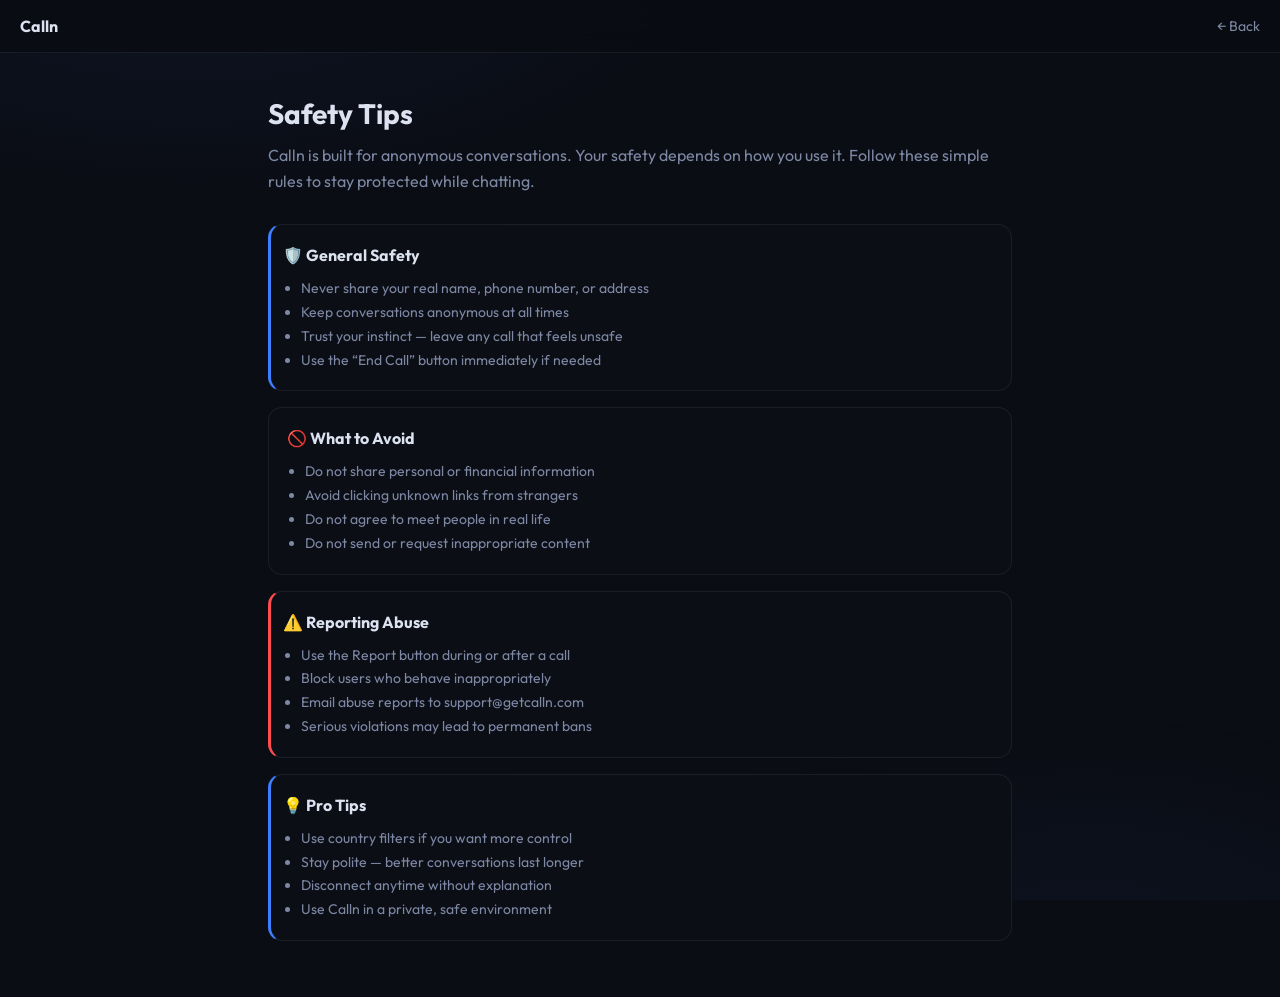
<file: safety.html>
<!DOCTYPE html>
<html lang="en">
<head>
    <meta charset="UTF-8">
    <meta name="viewport" content="width=device-width, initial-scale=1.0">
    <title>Safety Tips — Calln</title>

    <link rel="preconnect" href="https://fonts.googleapis.com">
    <link rel="preconnect" href="https://fonts.gstatic.com" crossorigin>
    <link href="https://fonts.googleapis.com/css2?family=Outfit:wght@400;500;600;700&display=swap" rel="stylesheet">
    <link rel="stylesheet" href="base.css">

    <style>
        body {
            margin: 0;
            font-family: "Outfit", sans-serif;
            background: var(--bg, #0b0d14);
            color: var(--text-1, #fff);
        }

        .header {
            position: sticky;
            top: 0;
            z-index: 10;
            display: flex;
            justify-content: space-between;
            align-items: center;
            padding: 14px 20px;
            background: rgba(10,12,18,0.85);
            backdrop-filter: blur(12px);
            border-bottom: 1px solid var(--border, #222);
        }

        .logo {
            font-weight: 700;
            text-decoration: none;
            color: var(--text-1, #fff);
        }

        .back {
            font-size: 14px;
            text-decoration: none;
            color: var(--text-2, #aaa);
        }

        .back:hover {
            color: #fff;
        }

        .container {
            max-width: 780px;
            margin: 0 auto;
            padding: 40px 18px;
        }

        h1 {
            font-size: 28px;
            margin-bottom: 8px;
        }

        p.subtitle {
            color: var(--text-2, #aaa);
            margin-bottom: 30px;
            line-height: 1.6;
        }

        .card {
            background: var(--bg-surface, #121522);
            border: 1px solid var(--border, #222);
            border-radius: 14px;
            padding: 18px;
            margin-bottom: 16px;
        }

        .card h2 {
            font-size: 16px;
            margin-bottom: 10px;
        }

        .card ul {
            margin: 0;
            padding-left: 18px;
            color: var(--text-2, #bbb);
            line-height: 1.7;
            font-size: 14px;
        }

        .highlight {
            border-left: 3px solid #3d7fff;
            padding-left: 12px;
        }

        .warning {
            border-left: 3px solid #ff4d4d;
            padding-left: 12px;
        }

        @media (max-width: 600px) {
            h1 {
                font-size: 22px;
            }

            .container {
                padding: 28px 14px;
            }
        }
    </style>
</head>

<body>

<header class="header">
    <a href="index.html" class="logo">Calln</a>
    <a href="index.html" class="back">← Back</a>
</header>

<main class="container">

    <h1>Safety Tips</h1>
    <p class="subtitle">
        Calln is built for anonymous conversations. Your safety depends on how you use it.
        Follow these simple rules to stay protected while chatting.
    </p>

    <div class="card highlight">
        <h2>🛡️ General Safety</h2>
        <ul>
            <li>Never share your real name, phone number, or address</li>
            <li>Keep conversations anonymous at all times</li>
            <li>Trust your instinct — leave any call that feels unsafe</li>
            <li>Use the “End Call” button immediately if needed</li>
        </ul>
    </div>

    <div class="card">
        <h2>🚫 What to Avoid</h2>
        <ul>
            <li>Do not share personal or financial information</li>
            <li>Avoid clicking unknown links from strangers</li>
            <li>Do not agree to meet people in real life</li>
            <li>Do not send or request inappropriate content</li>
        </ul>
    </div>

    <div class="card warning">
        <h2>⚠️ Reporting Abuse</h2>
        <ul>
            <li>Use the Report button during or after a call</li>
            <li>Block users who behave inappropriately</li>
            <li>Email abuse reports to support@getcalln.com</li>
            <li>Serious violations may lead to permanent bans</li>
        </ul>
    </div>

    <div class="card highlight">
        <h2>💡 Pro Tips</h2>
        <ul>
            <li>Use country filters if you want more control</li>
            <li>Stay polite — better conversations last longer</li>
            <li>Disconnect anytime without explanation</li>
            <li>Use Calln in a private, safe environment</li>
        </ul>
    </div>

</main>

</body>
</html>
</file>
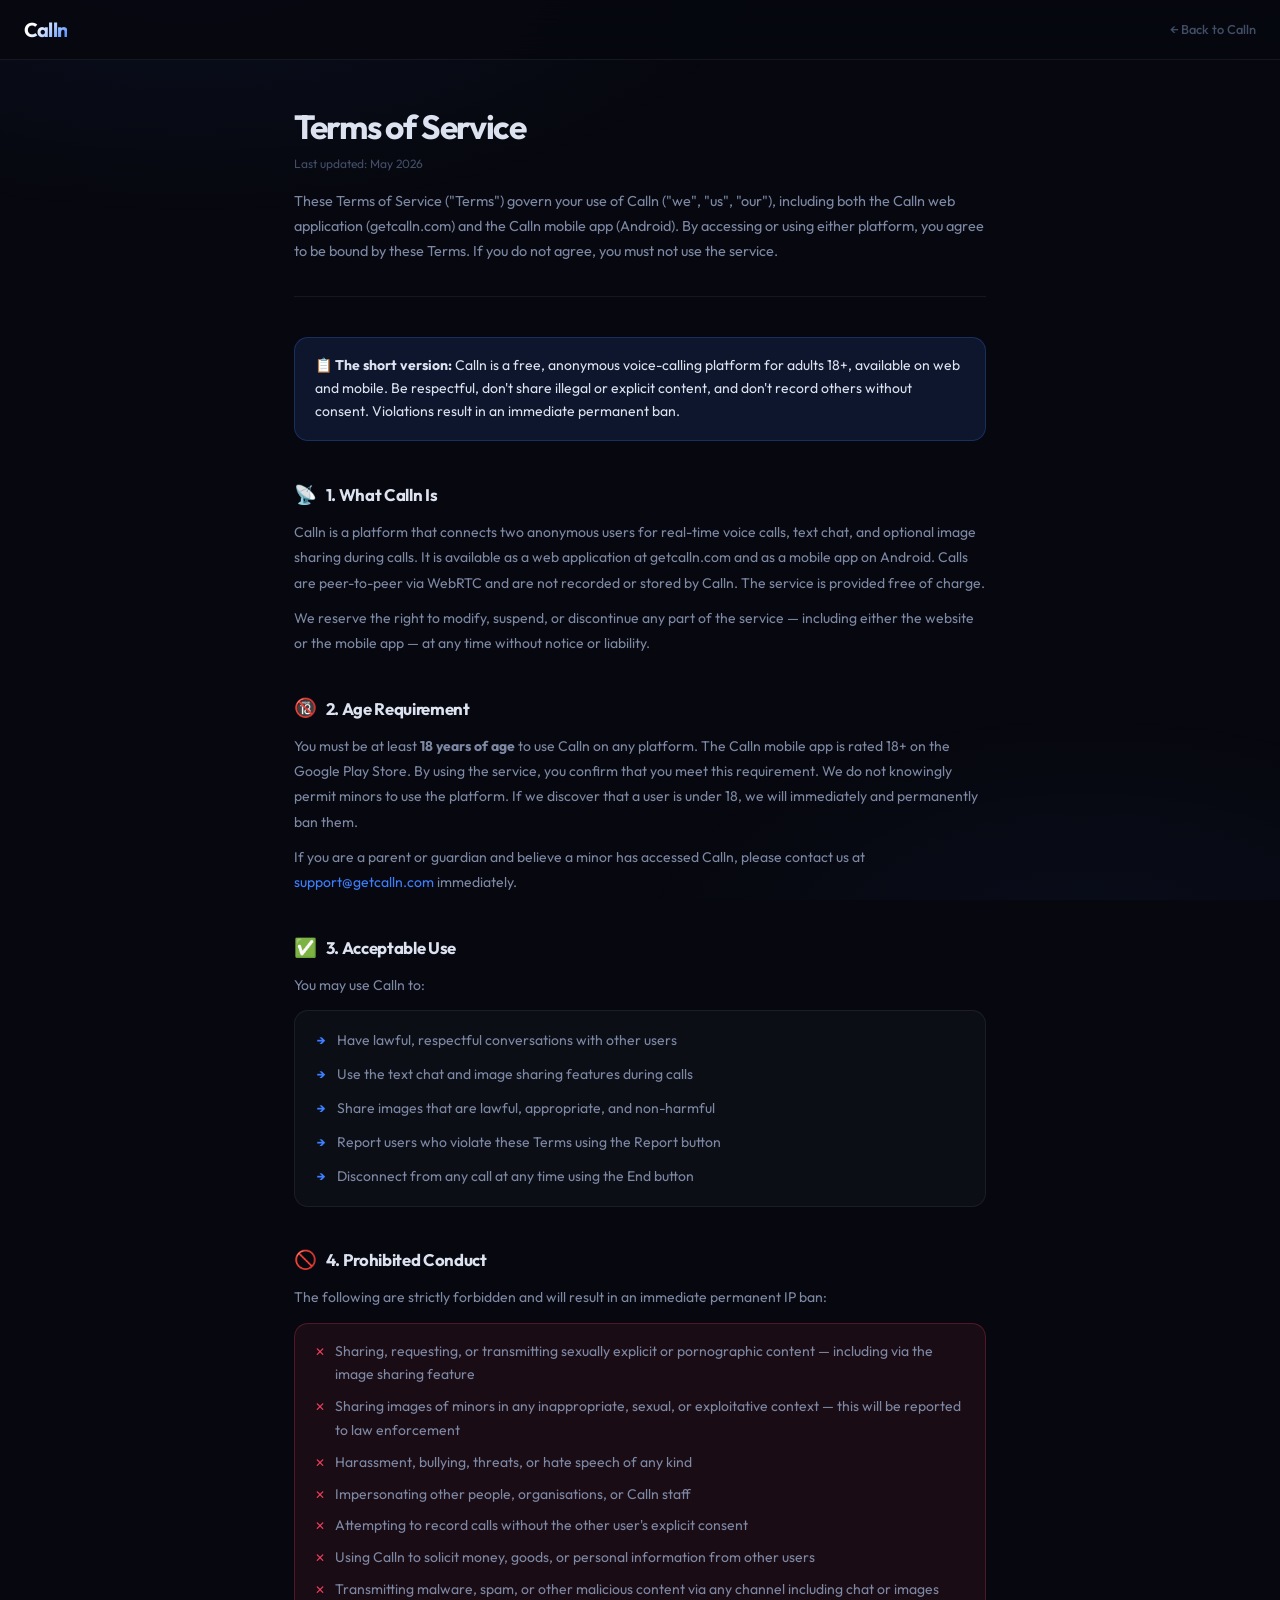
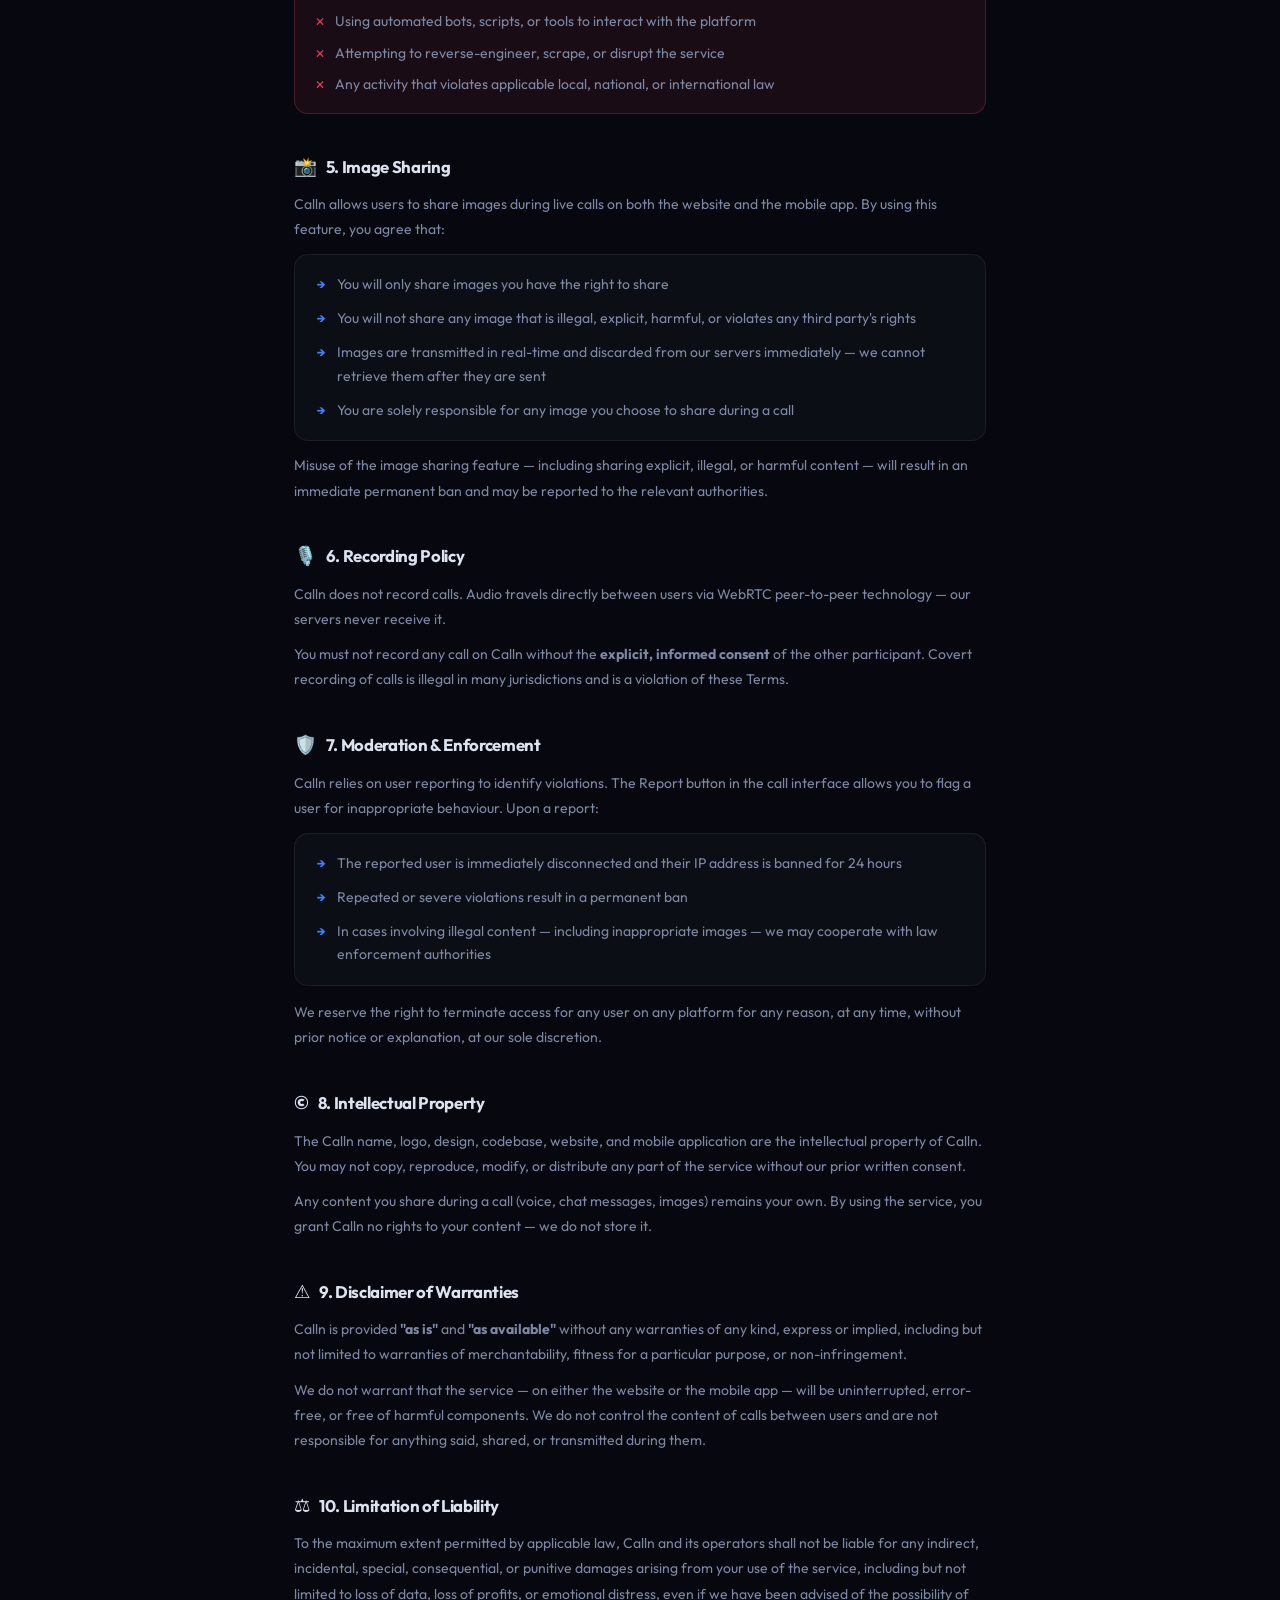
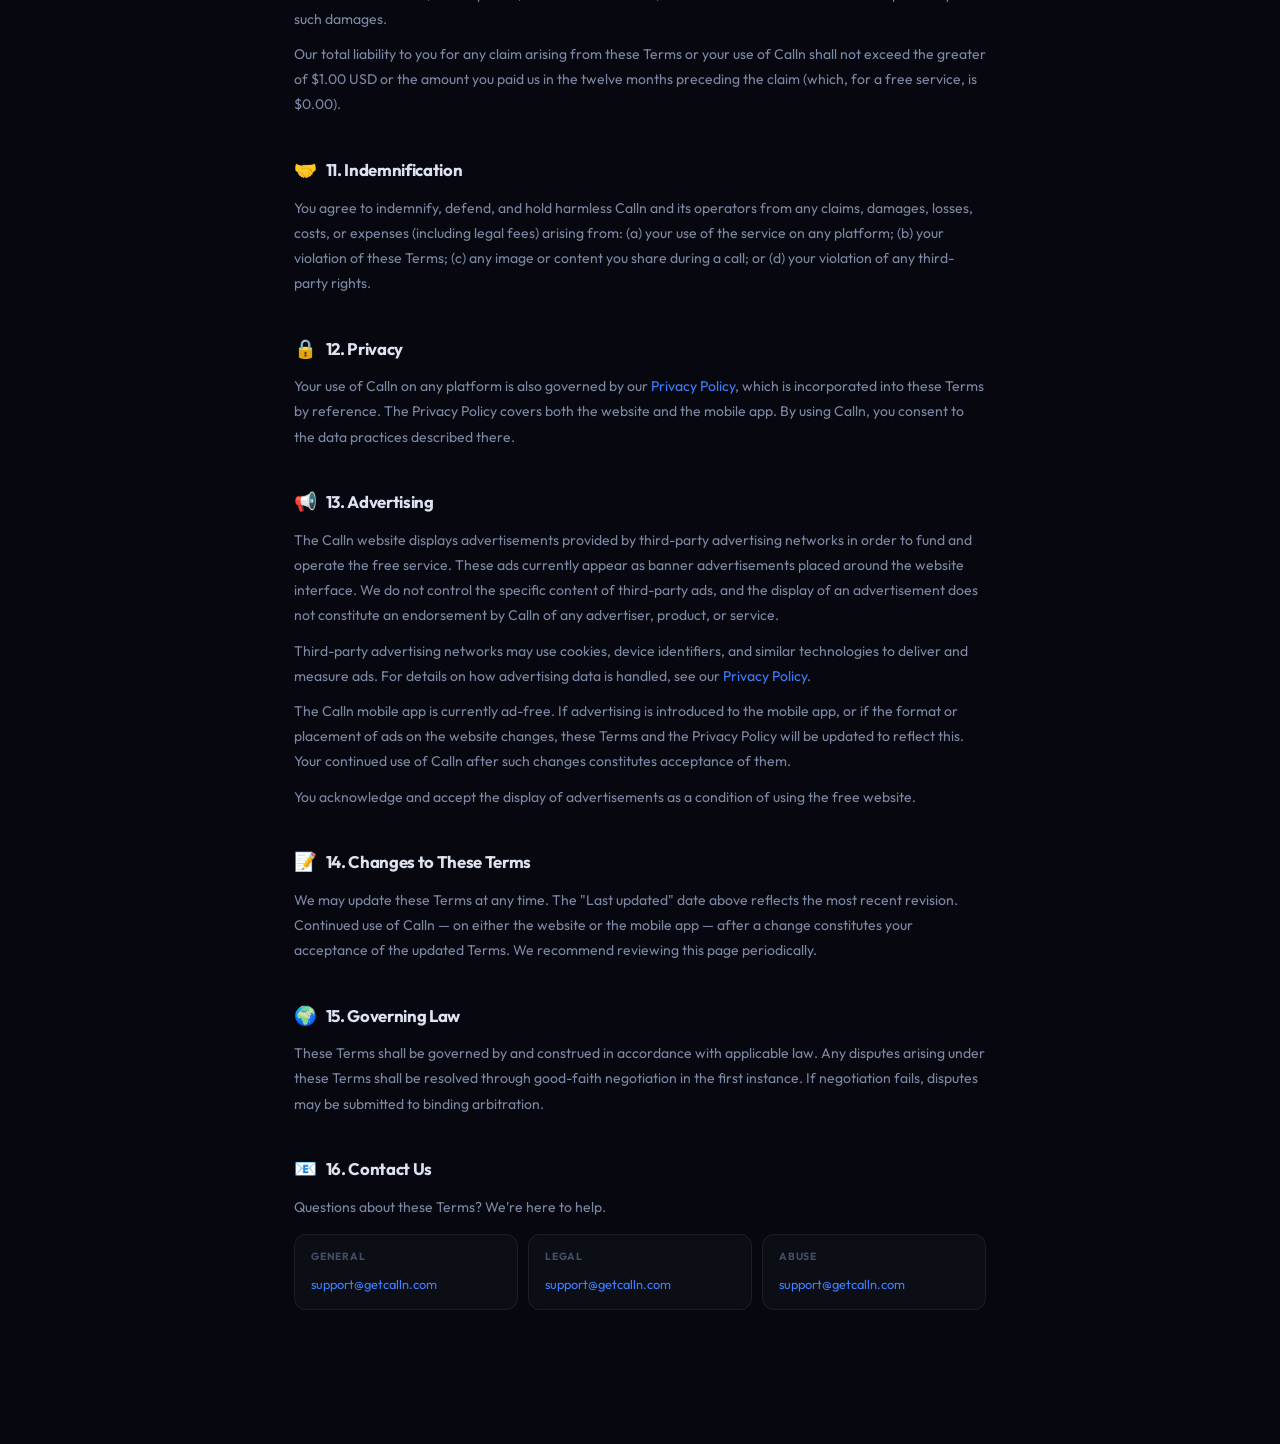
<file: terms.html>
<!DOCTYPE html>
<html lang="en">
<head>
    <meta charset="UTF-8">
    <meta name="viewport" content="width=device-width, initial-scale=1.0">
    <meta name="robots" content="index, follow">
    <title>Terms of Service — Calln</title>
    <link rel="icon" type="image/svg+xml" href="favicon.svg">
    <link rel="preconnect" href="https://fonts.googleapis.com">
    <link rel="preconnect" href="https://fonts.gstatic.com" crossorigin>
    <link href="https://fonts.googleapis.com/css2?family=Outfit:wght@400;500;600;700&display=swap" rel="stylesheet">
    <link rel="stylesheet" href="base.css">
    <style>
        .priv-header {
            position: sticky; top: 0; z-index: 100;
            display: flex; align-items: center; justify-content: space-between;
            height: 60px; padding: 0 1.5rem;
            background: rgba(7,8,15,.85);
            backdrop-filter: blur(20px); -webkit-backdrop-filter: blur(20px);
            border-bottom: 1px solid var(--border);
        }
        .priv-logo {
            font-size: 1.25rem; font-weight: 700; letter-spacing: -.04em;
            background: linear-gradient(130deg,#fff 30%,var(--accent));
            -webkit-background-clip: text; background-clip: text;
            -webkit-text-fill-color: transparent; text-decoration: none;
        }
        .priv-back {
            font-size: .8rem; font-weight: 500; color: var(--text-3);
            text-decoration: none; display: flex; align-items: center; gap: 5px;
            transition: color .2s;
        }
        .priv-back:hover { color: var(--text-1); }
        .priv-main { max-width: 740px; margin: 0 auto; padding: 3rem 1.5rem 6rem; }
        .priv-hero { margin-bottom: 2.5rem; padding-bottom: 2rem; border-bottom: 1px solid var(--border); }
        .priv-hero h1 { font-size: 2.1rem; font-weight: 700; letter-spacing: -.04em; line-height: 1.15; margin-bottom: 8px; }
        .priv-updated { font-size: .75rem; color: var(--text-3); margin-bottom: 16px; }
        .priv-intro { font-size: .9rem; color: var(--text-2); line-height: 1.75; }
        .callout { background: var(--accent-soft); border: 1px solid rgba(61,127,255,.25); border-radius: 14px; padding: 16px 20px; margin: 0 0 2.5rem; font-size: .875rem; color: var(--text-1); line-height: 1.65; }
        .priv-section { margin-bottom: 2.4rem; }
        .priv-section h2 { font-size: 1.05rem; font-weight: 700; letter-spacing: -.02em; margin-bottom: 12px; display: flex; align-items: center; gap: 9px; }
        .priv-section h2 .ico { font-size: 1.15rem; }
        .priv-section p { font-size: .875rem; color: var(--text-2); line-height: 1.8; }
        .priv-section p + p { margin-top: 10px; }
        .priv-card { background: var(--bg-surface); border: 1px solid var(--border); border-radius: 14px; padding: 18px 22px; margin-top: 12px; }
        .priv-card ul { list-style: none; display: flex; flex-direction: column; gap: 10px; margin: 0; padding: 0; }
        .priv-card li { font-size: .875rem; color: var(--text-2); line-height: 1.7; padding-left: 20px; position: relative; }
        .priv-card li::before { content: '→'; position: absolute; left: 0; color: var(--accent); font-weight: 700; font-size: .8rem; top: 1px; }
        .priv-card li strong { color: var(--text-1); font-weight: 600; }
        a.priv-link { color: var(--accent); text-decoration: none; }
        a.priv-link:hover { text-decoration: underline; }
        .warning-card { background: rgba(244,63,94,0.08); border: 1px solid rgba(244,63,94,0.25); border-radius: 14px; padding: 16px 20px; margin-top: 12px; }
        .warning-card ul { list-style: none; display: flex; flex-direction: column; gap: 8px; margin: 0; padding: 0; }
        .warning-card li { font-size: .875rem; color: var(--text-2); line-height: 1.7; padding-left: 20px; position: relative; }
        .warning-card li::before { content: '✕'; position: absolute; left: 0; color: var(--red); font-weight: 700; font-size: .75rem; top: 2px; }
        .contact-grid { display: grid; grid-template-columns: repeat(3,1fr); gap: 10px; margin-top: 14px; }
        .contact-item { background: var(--bg-surface); border: 1px solid var(--border); border-radius: 12px; padding: 14px 16px; }
        .contact-item .label { font-size: .65rem; font-weight: 700; letter-spacing: .08em; text-transform: uppercase; color: var(--text-3); margin-bottom: 6px; }
        .contact-item a { font-size: .8rem; color: var(--accent); text-decoration: none; word-break: break-all; }
        .contact-item a:hover { text-decoration: underline; }
        @media (max-width: 600px) { .priv-main { padding: 2rem 1rem 4rem; } .priv-hero h1 { font-size: 1.6rem; } .contact-grid { grid-template-columns: 1fr; } }
    </style>
</head>
<body>

<header class="priv-header">
    <a href="index.html" class="priv-logo">Calln</a>
    <a href="index.html" class="priv-back">← Back to Calln</a>
</header>

<main class="priv-main">

    <div class="priv-hero">
        <h1>Terms of Service</h1>
        <p class="priv-updated">Last updated: May 2026</p>
        <p class="priv-intro">
            These Terms of Service ("Terms") govern your use of Calln ("we", "us", "our"),
            including both the Calln web application (getcalln.com) and the Calln mobile app (Android).
            By accessing or using either platform, you agree to be bound by these Terms.
            If you do not agree, you must not use the service.
        </p>
    </div>

    <div class="callout">
        📋 <strong>The short version:</strong> Calln is a free, anonymous voice-calling platform for adults 18+,
        available on web and mobile. Be respectful, don't share illegal or explicit content, and don't
        record others without consent. Violations result in an immediate permanent ban.
    </div>

    <!-- 1. The Service -->
    <div class="priv-section">
        <h2><span class="ico">📡</span> 1. What Calln Is</h2>
        <p>
            Calln is a platform that connects two anonymous users for real-time voice calls, text chat,
            and optional image sharing during calls. It is available as a web application at getcalln.com
            and as a mobile app on Android. Calls are peer-to-peer via WebRTC and are not recorded or
            stored by Calln. The service is provided free of charge.
        </p>
        <p>
            We reserve the right to modify, suspend, or discontinue any part of the service — including
            either the website or the mobile app — at any time without notice or liability.
        </p>
    </div>

    <!-- 2. Eligibility -->
    <div class="priv-section">
        <h2><span class="ico">🔞</span> 2. Age Requirement</h2>
        <p>
            You must be at least <strong>18 years of age</strong> to use Calln on any platform.
            The Calln mobile app is rated 18+ on the Google Play Store. By using the service,
            you confirm that you meet this requirement. We do not knowingly permit minors to use
            the platform. If we discover that a user is under 18, we will immediately and permanently
            ban them.
        </p>
        <p>
            If you are a parent or guardian and believe a minor has accessed Calln, please contact us at
            <a href="mailto:support@getcalln.com" class="priv-link">support@getcalln.com</a> immediately.
        </p>
    </div>

    <!-- 3. Acceptable Use -->
    <div class="priv-section">
        <h2><span class="ico">✅</span> 3. Acceptable Use</h2>
        <p>You may use Calln to:</p>
        <div class="priv-card">
            <ul>
                <li>Have lawful, respectful conversations with other users</li>
                <li>Use the text chat and image sharing features during calls</li>
                <li>Share images that are lawful, appropriate, and non-harmful</li>
                <li>Report users who violate these Terms using the Report button</li>
                <li>Disconnect from any call at any time using the End button</li>
            </ul>
        </div>
    </div>

    <!-- 4. Prohibited Conduct -->
    <div class="priv-section">
        <h2><span class="ico">🚫</span> 4. Prohibited Conduct</h2>
        <p>The following are strictly forbidden and will result in an immediate permanent IP ban:</p>
        <div class="warning-card">
            <ul>
                <li>Sharing, requesting, or transmitting sexually explicit or pornographic content — including via the image sharing feature</li>
                <li>Sharing images of minors in any inappropriate, sexual, or exploitative context — this will be reported to law enforcement</li>
                <li>Harassment, bullying, threats, or hate speech of any kind</li>
                <li>Impersonating other people, organisations, or Calln staff</li>
                <li>Attempting to record calls without the other user's explicit consent</li>
                <li>Using Calln to solicit money, goods, or personal information from other users</li>
                <li>Transmitting malware, spam, or other malicious content via any channel including chat or images</li>
                <li>Using automated bots, scripts, or tools to interact with the platform</li>
                <li>Attempting to reverse-engineer, scrape, or disrupt the service</li>
                <li>Any activity that violates applicable local, national, or international law</li>
            </ul>
        </div>
    </div>

    <!-- 5. Image Sharing -->
    <div class="priv-section">
        <h2><span class="ico">📸</span> 5. Image Sharing</h2>
        <p>
            Calln allows users to share images during live calls on both the website and the mobile app.
            By using this feature, you agree that:
        </p>
        <div class="priv-card">
            <ul>
                <li>You will only share images you have the right to share</li>
                <li>You will not share any image that is illegal, explicit, harmful, or violates any third party's rights</li>
                <li>Images are transmitted in real-time and discarded from our servers immediately — we cannot retrieve them after they are sent</li>
                <li>You are solely responsible for any image you choose to share during a call</li>
            </ul>
        </div>
        <p style="margin-top:12px;">
            Misuse of the image sharing feature — including sharing explicit, illegal, or harmful content —
            will result in an immediate permanent ban and may be reported to the relevant authorities.
        </p>
    </div>

    <!-- 6. No Recording -->
    <div class="priv-section">
        <h2><span class="ico">🎙️</span> 6. Recording Policy</h2>
        <p>
            Calln does not record calls. Audio travels directly between users via WebRTC peer-to-peer
            technology — our servers never receive it.
        </p>
        <p>
            You must not record any call on Calln without the <strong>explicit, informed consent</strong>
            of the other participant. Covert recording of calls is illegal in many jurisdictions and is a
            violation of these Terms.
        </p>
    </div>

    <!-- 7. Moderation & Enforcement -->
    <div class="priv-section">
        <h2><span class="ico">🛡️</span> 7. Moderation &amp; Enforcement</h2>
        <p>
            Calln relies on user reporting to identify violations. The Report button in the call interface
            allows you to flag a user for inappropriate behaviour. Upon a report:
        </p>
        <div class="priv-card">
            <ul>
                <li>The reported user is immediately disconnected and their IP address is banned for 24 hours</li>
                <li>Repeated or severe violations result in a permanent ban</li>
                <li>In cases involving illegal content — including inappropriate images — we may cooperate with law enforcement authorities</li>
            </ul>
        </div>
        <p style="margin-top:14px;">
            We reserve the right to terminate access for any user on any platform for any reason,
            at any time, without prior notice or explanation, at our sole discretion.
        </p>
    </div>

    <!-- 8. Intellectual Property -->
    <div class="priv-section">
        <h2><span class="ico">©️</span> 8. Intellectual Property</h2>
        <p>
            The Calln name, logo, design, codebase, website, and mobile application are the intellectual
            property of Calln. You may not copy, reproduce, modify, or distribute any part of the service
            without our prior written consent.
        </p>
        <p>
            Any content you share during a call (voice, chat messages, images) remains your own. By using
            the service, you grant Calln no rights to your content — we do not store it.
        </p>
    </div>

    <!-- 9. Disclaimer -->
    <div class="priv-section">
        <h2><span class="ico">⚠️</span> 9. Disclaimer of Warranties</h2>
        <p>
            Calln is provided <strong>"as is"</strong> and <strong>"as available"</strong> without any
            warranties of any kind, express or implied, including but not limited to warranties of
            merchantability, fitness for a particular purpose, or non-infringement.
        </p>
        <p>
            We do not warrant that the service — on either the website or the mobile app — will be
            uninterrupted, error-free, or free of harmful components. We do not control the content
            of calls between users and are not responsible for anything said, shared, or transmitted
            during them.
        </p>
    </div>

    <!-- 10. Limitation of Liability -->
    <div class="priv-section">
        <h2><span class="ico">⚖️</span> 10. Limitation of Liability</h2>
        <p>
            To the maximum extent permitted by applicable law, Calln and its operators shall not be liable
            for any indirect, incidental, special, consequential, or punitive damages arising from your use
            of the service, including but not limited to loss of data, loss of profits, or emotional distress,
            even if we have been advised of the possibility of such damages.
        </p>
        <p>
            Our total liability to you for any claim arising from these Terms or your use of Calln shall
            not exceed the greater of $1.00 USD or the amount you paid us in the twelve months preceding
            the claim (which, for a free service, is $0.00).
        </p>
    </div>

    <!-- 11. Indemnification -->
    <div class="priv-section">
        <h2><span class="ico">🤝</span> 11. Indemnification</h2>
        <p>
            You agree to indemnify, defend, and hold harmless Calln and its operators from any claims,
            damages, losses, costs, or expenses (including legal fees) arising from: (a) your use of the
            service on any platform; (b) your violation of these Terms; (c) any image or content you share
            during a call; or (d) your violation of any third-party rights.
        </p>
    </div>

    <!-- 12. Privacy -->
    <div class="priv-section">
        <h2><span class="ico">🔒</span> 12. Privacy</h2>
        <p>
            Your use of Calln on any platform is also governed by our
            <a href="privacy.html" class="priv-link">Privacy Policy</a>, which is incorporated into
            these Terms by reference. The Privacy Policy covers both the website and the mobile app.
            By using Calln, you consent to the data practices described there.
        </p>
    </div>

    <!-- 13. Advertising -->
   <!-- 13. Advertising -->
<div class="priv-section">
    <h2><span class="ico">📢</span> 13. Advertising</h2>
    <p>
        The Calln website displays advertisements provided by third-party advertising
        networks in order to fund and operate the free service. These ads currently appear
        as banner advertisements placed around the website interface. We do not control the
        specific content of third-party ads, and the display of an advertisement does not
        constitute an endorsement by Calln of any advertiser, product, or service.
    </p>
    <p>
        Third-party advertising networks may use cookies, device identifiers, and similar
        technologies to deliver and measure ads. For details on how advertising data is
        handled, see our <a href="privacy.html" class="priv-link">Privacy Policy</a>.
    </p>
    <p>
        The Calln mobile app is currently ad-free. If advertising is introduced to the mobile
        app, or if the format or placement of ads on the website changes, these Terms and the
        Privacy Policy will be updated to reflect this. Your continued use of Calln after such
        changes constitutes acceptance of them.
    </p>
    <p>
        You acknowledge and accept the display of advertisements as a condition of using the
        free website.
    </p>
</div>

    <!-- 14. Changes -->
    <div class="priv-section">
        <h2><span class="ico">📝</span> 14. Changes to These Terms</h2>
        <p>
            We may update these Terms at any time. The "Last updated" date above reflects the most recent
            revision. Continued use of Calln — on either the website or the mobile app — after a change
            constitutes your acceptance of the updated Terms. We recommend reviewing this page periodically.
        </p>
    </div>

    <!-- 15. Governing Law -->
    <div class="priv-section">
        <h2><span class="ico">🌍</span> 15. Governing Law</h2>
        <p>
            These Terms shall be governed by and construed in accordance with applicable law. Any disputes
            arising under these Terms shall be resolved through good-faith negotiation in the first instance.
            If negotiation fails, disputes may be submitted to binding arbitration.
        </p>
    </div>

    <!-- 16. Contact -->
    <div class="priv-section">
        <h2><span class="ico">📧</span> 16. Contact Us</h2>
        <p>Questions about these Terms? We're here to help.</p>
        <div class="contact-grid">
            <div class="contact-item">
                <div class="label">General</div>
                <a href="mailto:support@getcalln.com">support@getcalln.com</a>
            </div>
            <div class="contact-item">
                <div class="label">Legal</div>
                <a href="mailto:support@getcalln.com">support@getcalln.com</a>
            </div>
            <div class="contact-item">
                <div class="label">Abuse</div>
                <a href="mailto:support@getcalln.com">support@getcalln.com</a>
            </div>
        </div>
    </div>

</main>
</body>
</html>
</file>
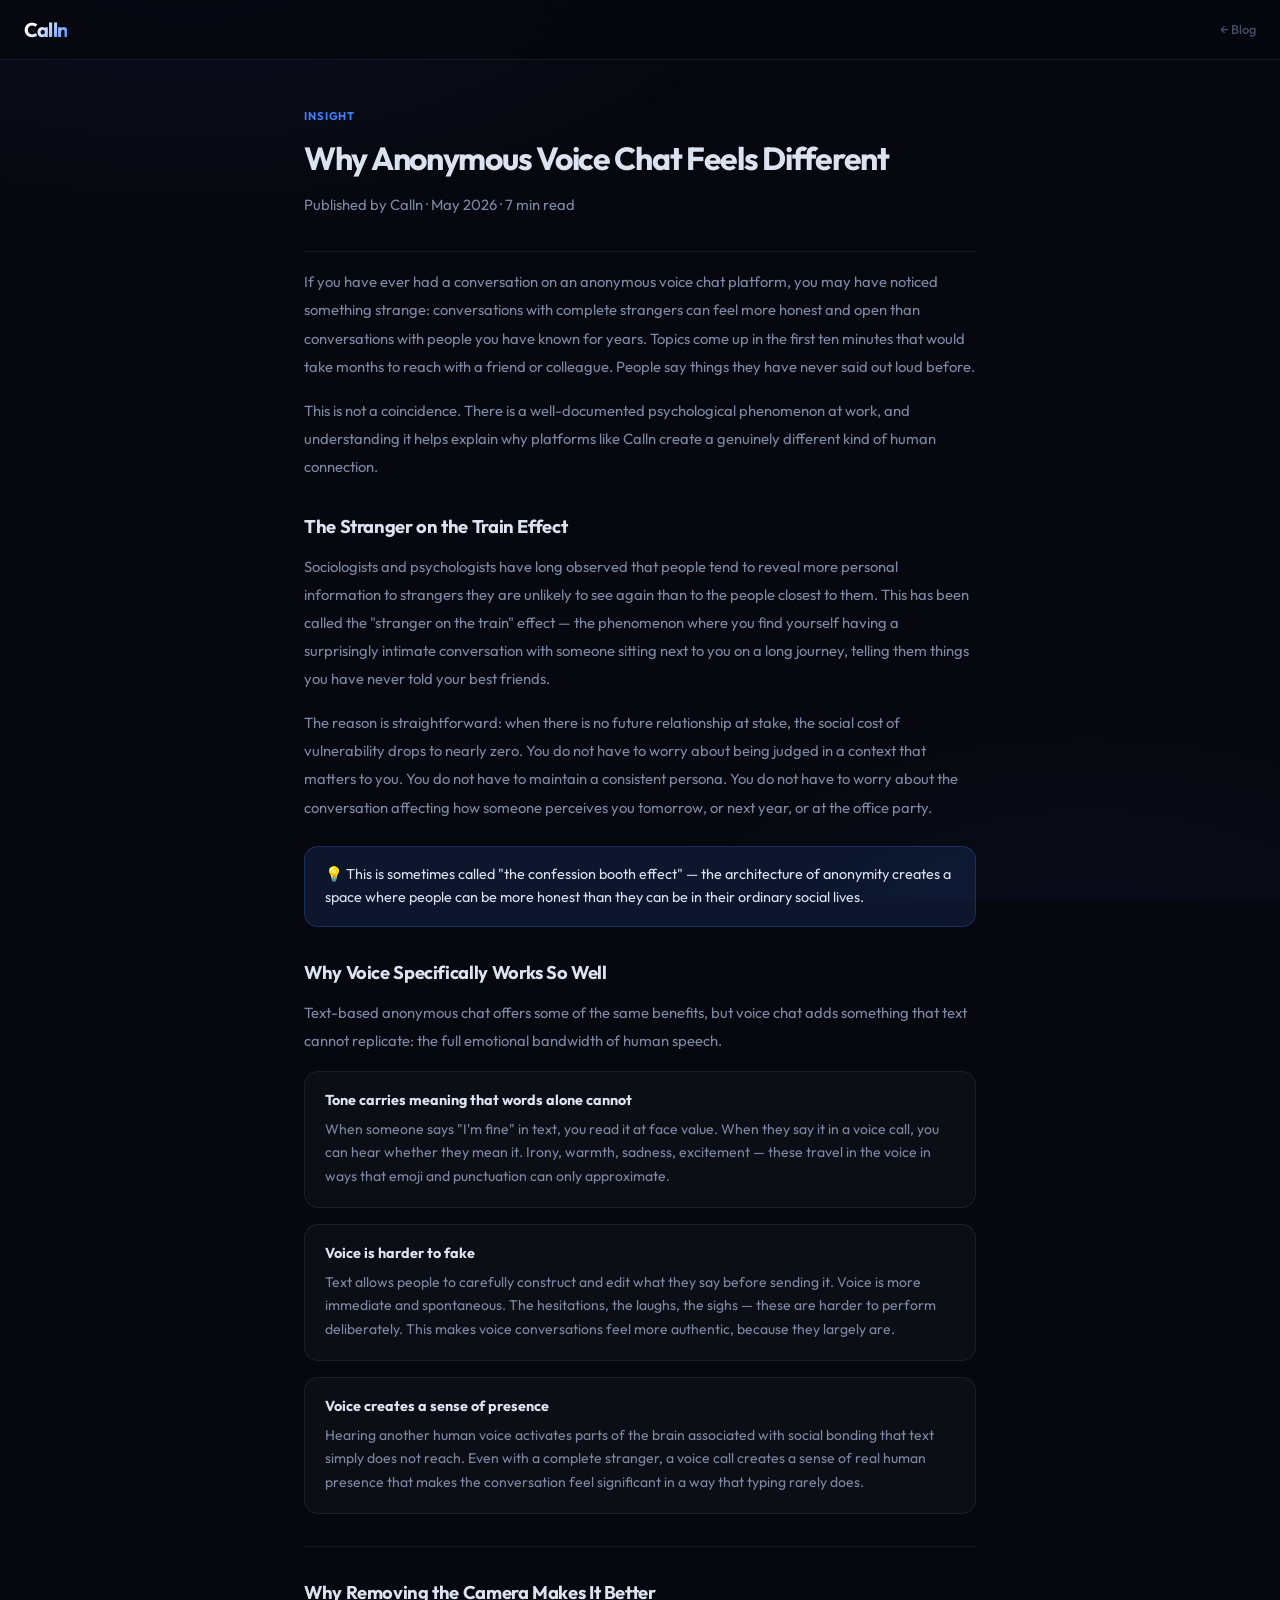
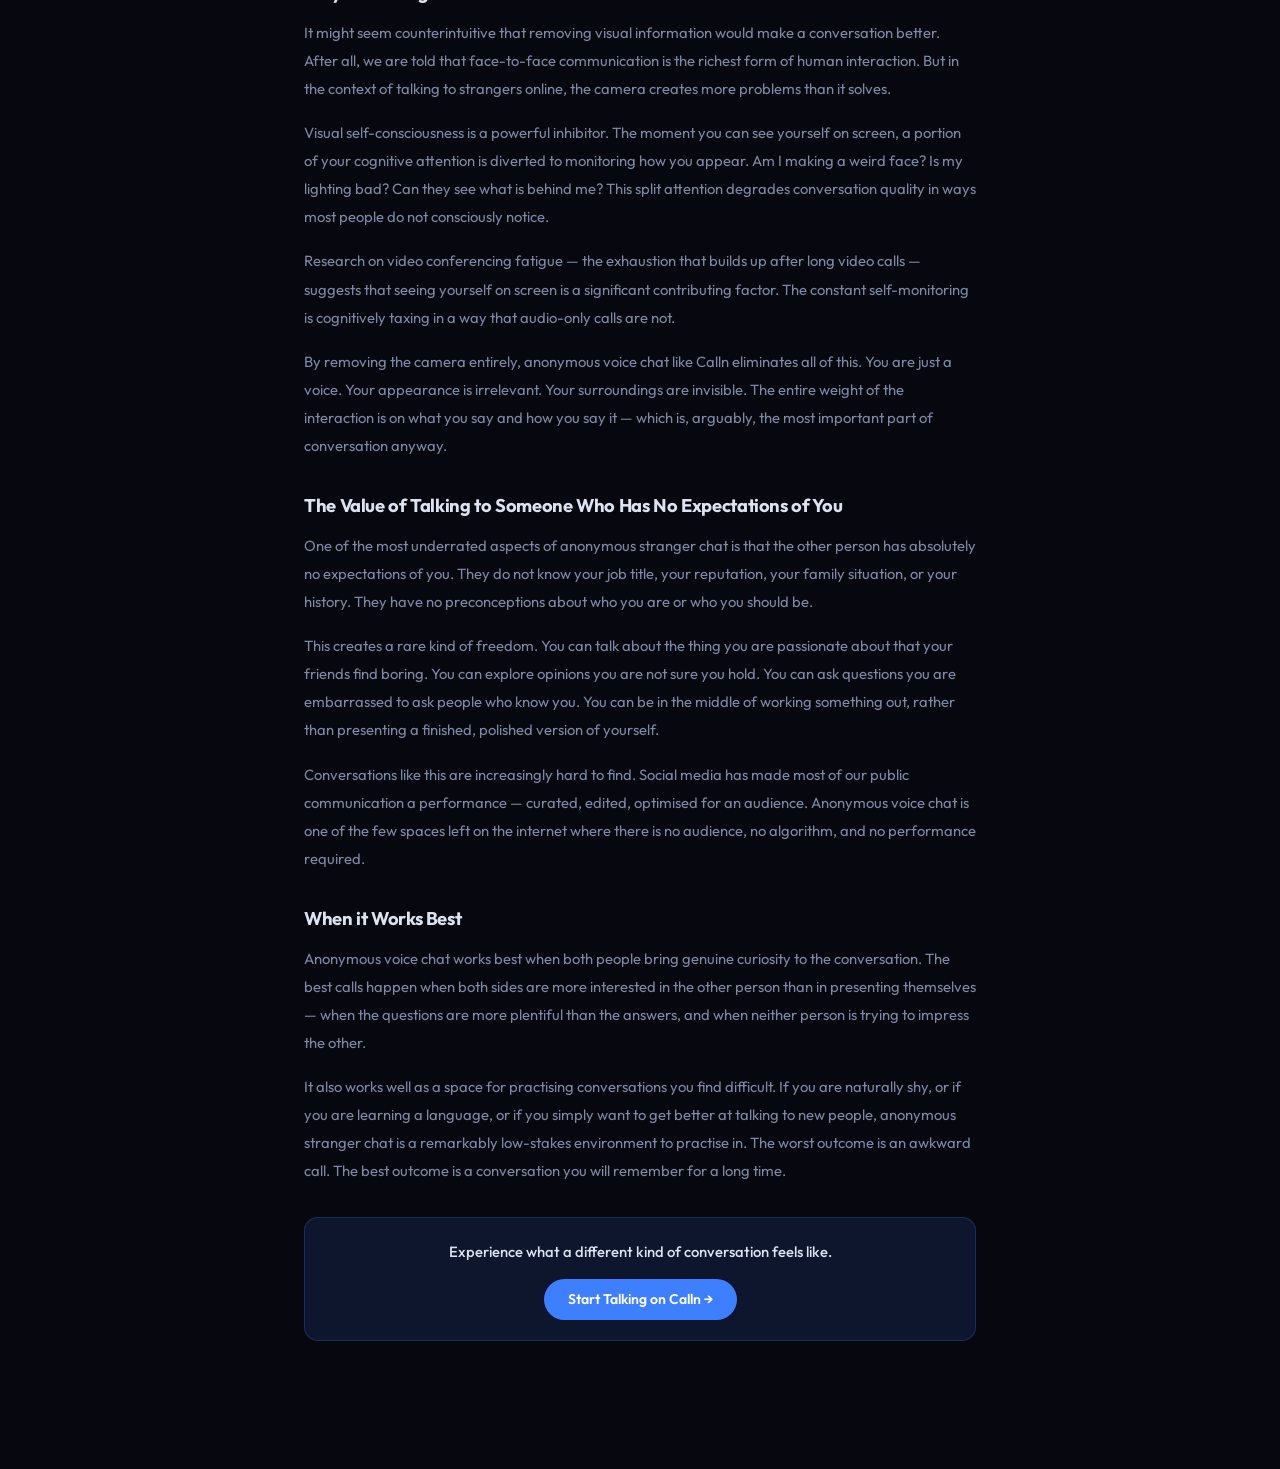
<file: blog/anonymous-voice-chat.html>
<!DOCTYPE html>
<html lang="en">
<head>
    <meta charset="UTF-8">
    <meta name="viewport" content="width=device-width, initial-scale=1.0">
    <meta name="robots" content="index, follow">
    <title>Why Anonymous Voice Chat Feels Different — Calln Blog</title>
    <meta name="description" content="Without a camera or a profile, conversations take on a different quality. Here is the psychology behind why anonymous voice chat produces more honest, relaxed conversations.">
    <link rel="canonical" href="https://getcalln.com/blog/anonymous-voice-chat.html">
    <link rel="icon" type="image/svg+xml" href="../favicon.svg">
    <link rel="preconnect" href="https://fonts.googleapis.com">
    <link rel="preconnect" href="https://fonts.gstatic.com" crossorigin>
    <link href="https://fonts.googleapis.com/css2?family=Outfit:wght@400;500;600;700&display=swap" rel="stylesheet">
    <link rel="stylesheet" href="../base.css">
    <script type="application/ld+json">
    {
      "@context": "https://schema.org",
      "@type": "Article",
      "headline": "Why Anonymous Voice Chat Feels Different",
      "description": "The psychology behind why voice-only anonymous chat produces more honest and relaxed conversations.",
      "author": { "@type": "Organization", "name": "Calln" },
      "publisher": { "@type": "Organization", "name": "Calln", "url": "https://getcalln.com" },
      "datePublished": "2026-05-01",
      "url": "https://getcalln.com/blog/anonymous-voice-chat.html"
    }
    </script>
    <style>
        .page-header { position: sticky; top: 0; z-index: 100; display: flex; align-items: center; justify-content: space-between; height: 60px; padding: 0 1.5rem; background: rgba(7,8,15,.85); backdrop-filter: blur(20px); -webkit-backdrop-filter: blur(20px); border-bottom: 1px solid var(--border); }
        .page-logo { font-size: 1.25rem; font-weight: 700; letter-spacing: -.04em; background: linear-gradient(130deg,#fff 30%,var(--accent)); -webkit-background-clip: text; background-clip: text; -webkit-text-fill-color: transparent; text-decoration: none; }
        .page-back { font-size: .8rem; font-weight: 500; color: var(--text-3); text-decoration: none; display: flex; align-items: center; gap: 5px; transition: color .2s; }
        .page-back:hover { color: var(--text-1); }
        .article-main { max-width: 720px; margin: 0 auto; padding: 3rem 1.5rem 6rem; }
        .article-tag { font-size: .7rem; font-weight: 700; letter-spacing: .08em; text-transform: uppercase; color: var(--accent); margin-bottom: 14px; display: block; }
        .article-main h1 { font-size: 2rem; font-weight: 700; letter-spacing: -.04em; line-height: 1.2; margin-bottom: 14px; }
        .article-meta { font-size: .78rem; color: var(--text-3); margin-bottom: 2.5rem; padding-bottom: 2rem; border-bottom: 1px solid var(--border); }
        .article-main h2 { font-size: 1.15rem; font-weight: 700; letter-spacing: -.02em; margin: 2rem 0 .75rem; color: var(--text-1); }
        .article-main p { font-size: .925rem; color: var(--text-2); line-height: 1.9; margin-bottom: 1rem; }
        .callout { background: var(--accent-soft); border: 1px solid rgba(61,127,255,.25); border-radius: var(--r-md); padding: 16px 20px; margin: 1.5rem 0; font-size: .9rem; color: var(--text-1); line-height: 1.65; }
        .insight-card { background: var(--bg-surface); border: 1px solid var(--border); border-radius: var(--r-md); padding: 18px 20px; margin: 1rem 0; }
        .insight-card h3 { font-size: .9rem; font-weight: 700; color: var(--text-1); margin-bottom: 6px; }
        .insight-card p { font-size: .875rem; color: var(--text-2); line-height: 1.7; margin-bottom: 0; }
        .divider { border: none; border-top: 1px solid var(--border); margin: 2rem 0; }
        .cta-box { background: var(--accent-soft); border: 1px solid rgba(61,127,255,.25); border-radius: var(--r-md); padding: 20px 22px; margin: 2rem 0; text-align: center; }
        .cta-box p { color: var(--text-1); margin-bottom: 12px; font-weight: 500; }
        .cta-btn { display: inline-block; background: var(--accent); color: #fff; text-decoration: none; padding: 10px 24px; border-radius: 50px; font-size: .875rem; font-weight: 600; transition: opacity .2s; }
        .cta-btn:hover { opacity: .85; }
        @media (max-width: 600px) { .article-main { padding: 2rem 1rem 4rem; } .article-main h1 { font-size: 1.6rem; } }
    </style>
</head>
<body>

<header class="page-header">
    <a href="../index.html" class="page-logo">Calln</a>
    <a href="../blog.html" class="page-back">← Blog</a>
</header>

<main class="article-main">

    <span class="article-tag">Insight</span>
    <h1>Why Anonymous Voice Chat Feels Different</h1>
    <p class="article-meta">Published by Calln · May 2026 · 7 min read</p>

    <p>If you have ever had a conversation on an anonymous voice chat platform, you may have noticed something strange: conversations with complete strangers can feel more honest and open than conversations with people you have known for years. Topics come up in the first ten minutes that would take months to reach with a friend or colleague. People say things they have never said out loud before.</p>

    <p>This is not a coincidence. There is a well-documented psychological phenomenon at work, and understanding it helps explain why platforms like Calln create a genuinely different kind of human connection.</p>

    <h2>The Stranger on the Train Effect</h2>

    <p>Sociologists and psychologists have long observed that people tend to reveal more personal information to strangers they are unlikely to see again than to the people closest to them. This has been called the "stranger on the train" effect — the phenomenon where you find yourself having a surprisingly intimate conversation with someone sitting next to you on a long journey, telling them things you have never told your best friends.</p>

    <p>The reason is straightforward: when there is no future relationship at stake, the social cost of vulnerability drops to nearly zero. You do not have to worry about being judged in a context that matters to you. You do not have to maintain a consistent persona. You do not have to worry about the conversation affecting how someone perceives you tomorrow, or next year, or at the office party.</p>

    <div class="callout">
        💡 This is sometimes called "the confession booth effect" — the architecture of anonymity creates a space where people can be more honest than they can be in their ordinary social lives.
    </div>

    <h2>Why Voice Specifically Works So Well</h2>

    <p>Text-based anonymous chat offers some of the same benefits, but voice chat adds something that text cannot replicate: the full emotional bandwidth of human speech.</p>

    <div class="insight-card">
        <h3>Tone carries meaning that words alone cannot</h3>
        <p>When someone says "I'm fine" in text, you read it at face value. When they say it in a voice call, you can hear whether they mean it. Irony, warmth, sadness, excitement — these travel in the voice in ways that emoji and punctuation can only approximate.</p>
    </div>

    <div class="insight-card">
        <h3>Voice is harder to fake</h3>
        <p>Text allows people to carefully construct and edit what they say before sending it. Voice is more immediate and spontaneous. The hesitations, the laughs, the sighs — these are harder to perform deliberately. This makes voice conversations feel more authentic, because they largely are.</p>
    </div>

    <div class="insight-card">
        <h3>Voice creates a sense of presence</h3>
        <p>Hearing another human voice activates parts of the brain associated with social bonding that text simply does not reach. Even with a complete stranger, a voice call creates a sense of real human presence that makes the conversation feel significant in a way that typing rarely does.</p>
    </div>

    <hr class="divider">

    <h2>Why Removing the Camera Makes It Better</h2>

    <p>It might seem counterintuitive that removing visual information would make a conversation better. After all, we are told that face-to-face communication is the richest form of human interaction. But in the context of talking to strangers online, the camera creates more problems than it solves.</p>

    <p>Visual self-consciousness is a powerful inhibitor. The moment you can see yourself on screen, a portion of your cognitive attention is diverted to monitoring how you appear. Am I making a weird face? Is my lighting bad? Can they see what is behind me? This split attention degrades conversation quality in ways most people do not consciously notice.</p>

    <p>Research on video conferencing fatigue — the exhaustion that builds up after long video calls — suggests that seeing yourself on screen is a significant contributing factor. The constant self-monitoring is cognitively taxing in a way that audio-only calls are not.</p>

    <p>By removing the camera entirely, anonymous voice chat like Calln eliminates all of this. You are just a voice. Your appearance is irrelevant. Your surroundings are invisible. The entire weight of the interaction is on what you say and how you say it — which is, arguably, the most important part of conversation anyway.</p>

    <h2>The Value of Talking to Someone Who Has No Expectations of You</h2>

    <p>One of the most underrated aspects of anonymous stranger chat is that the other person has absolutely no expectations of you. They do not know your job title, your reputation, your family situation, or your history. They have no preconceptions about who you are or who you should be.</p>

    <p>This creates a rare kind of freedom. You can talk about the thing you are passionate about that your friends find boring. You can explore opinions you are not sure you hold. You can ask questions you are embarrassed to ask people who know you. You can be in the middle of working something out, rather than presenting a finished, polished version of yourself.</p>

    <p>Conversations like this are increasingly hard to find. Social media has made most of our public communication a performance — curated, edited, optimised for an audience. Anonymous voice chat is one of the few spaces left on the internet where there is no audience, no algorithm, and no performance required.</p>

    <h2>When it Works Best</h2>

    <p>Anonymous voice chat works best when both people bring genuine curiosity to the conversation. The best calls happen when both sides are more interested in the other person than in presenting themselves — when the questions are more plentiful than the answers, and when neither person is trying to impress the other.</p>

    <p>It also works well as a space for practising conversations you find difficult. If you are naturally shy, or if you are learning a language, or if you simply want to get better at talking to new people, anonymous stranger chat is a remarkably low-stakes environment to practise in. The worst outcome is an awkward call. The best outcome is a conversation you will remember for a long time.</p>

    <div class="cta-box">
        <p>Experience what a different kind of conversation feels like.</p>
        <a href="../index.html" class="cta-btn">Start Talking on Calln →</a>
    </div>

</main>
</body>
</html>
</file>
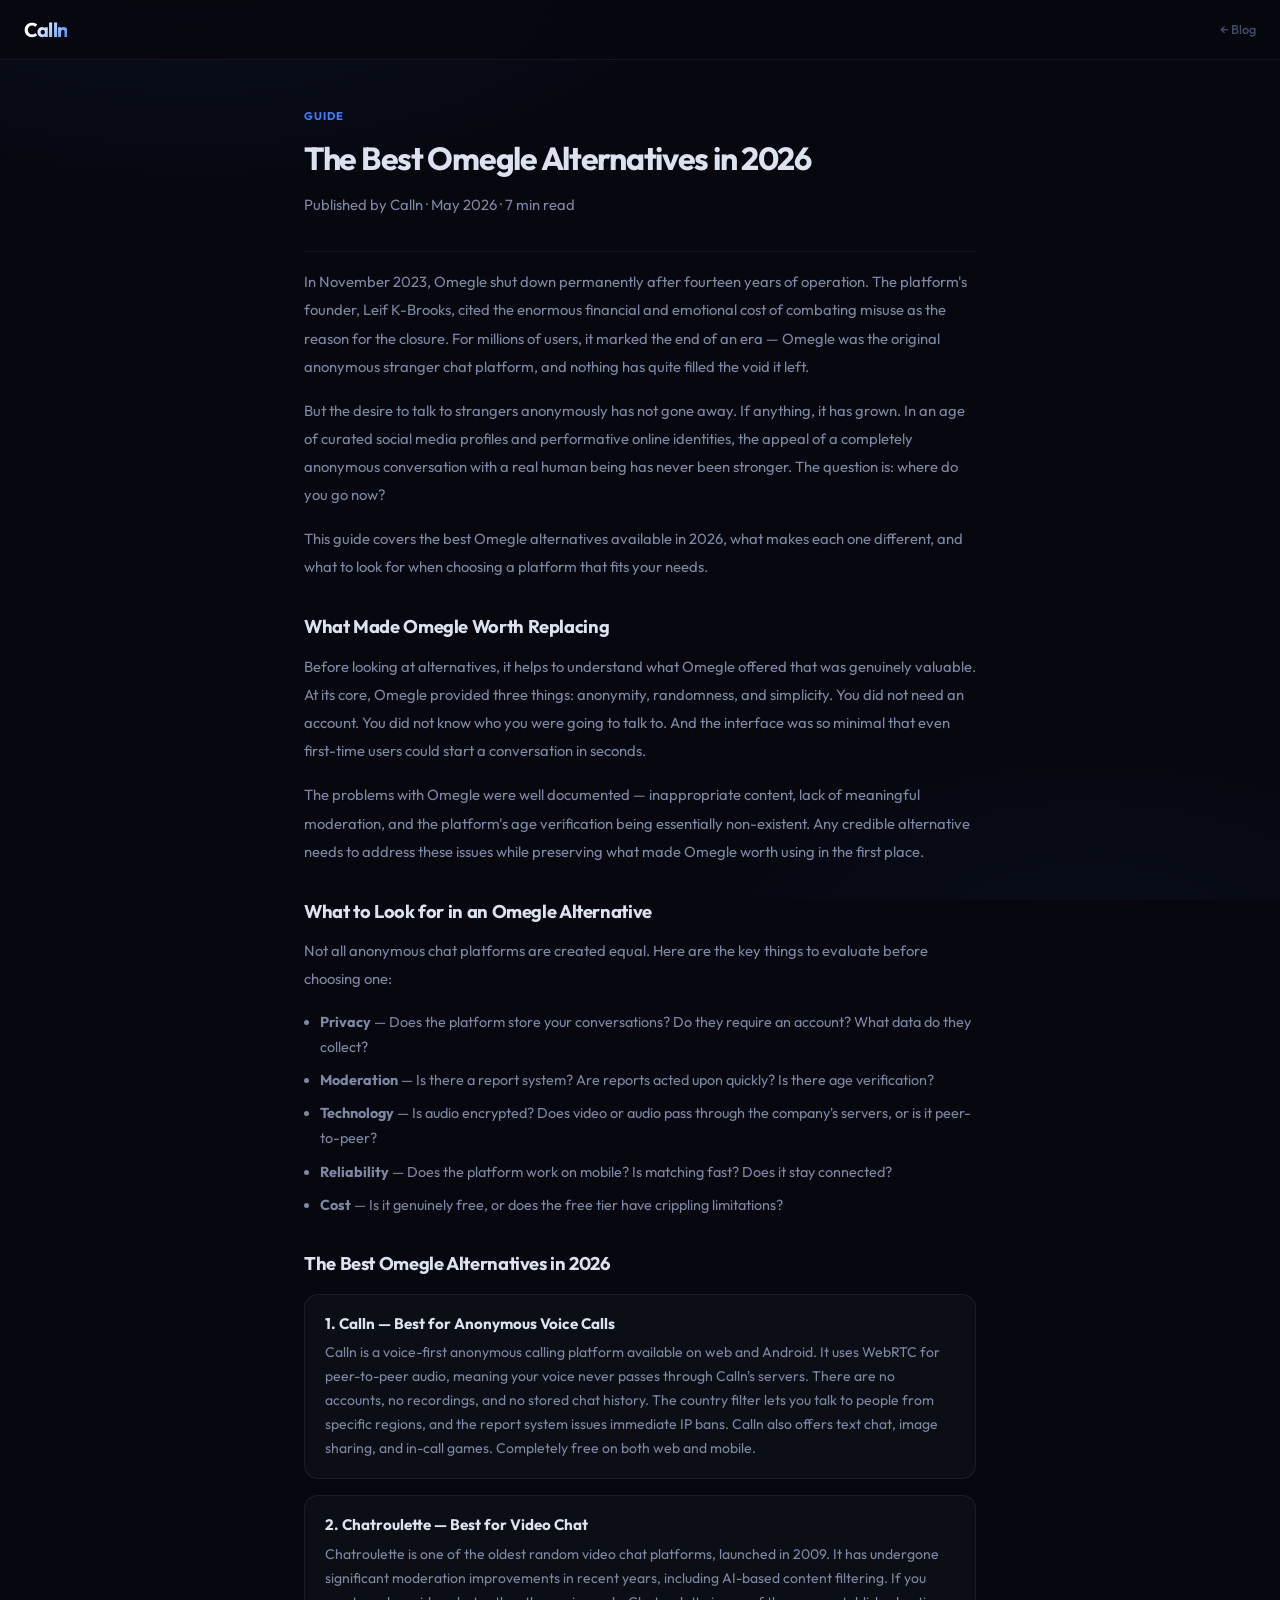
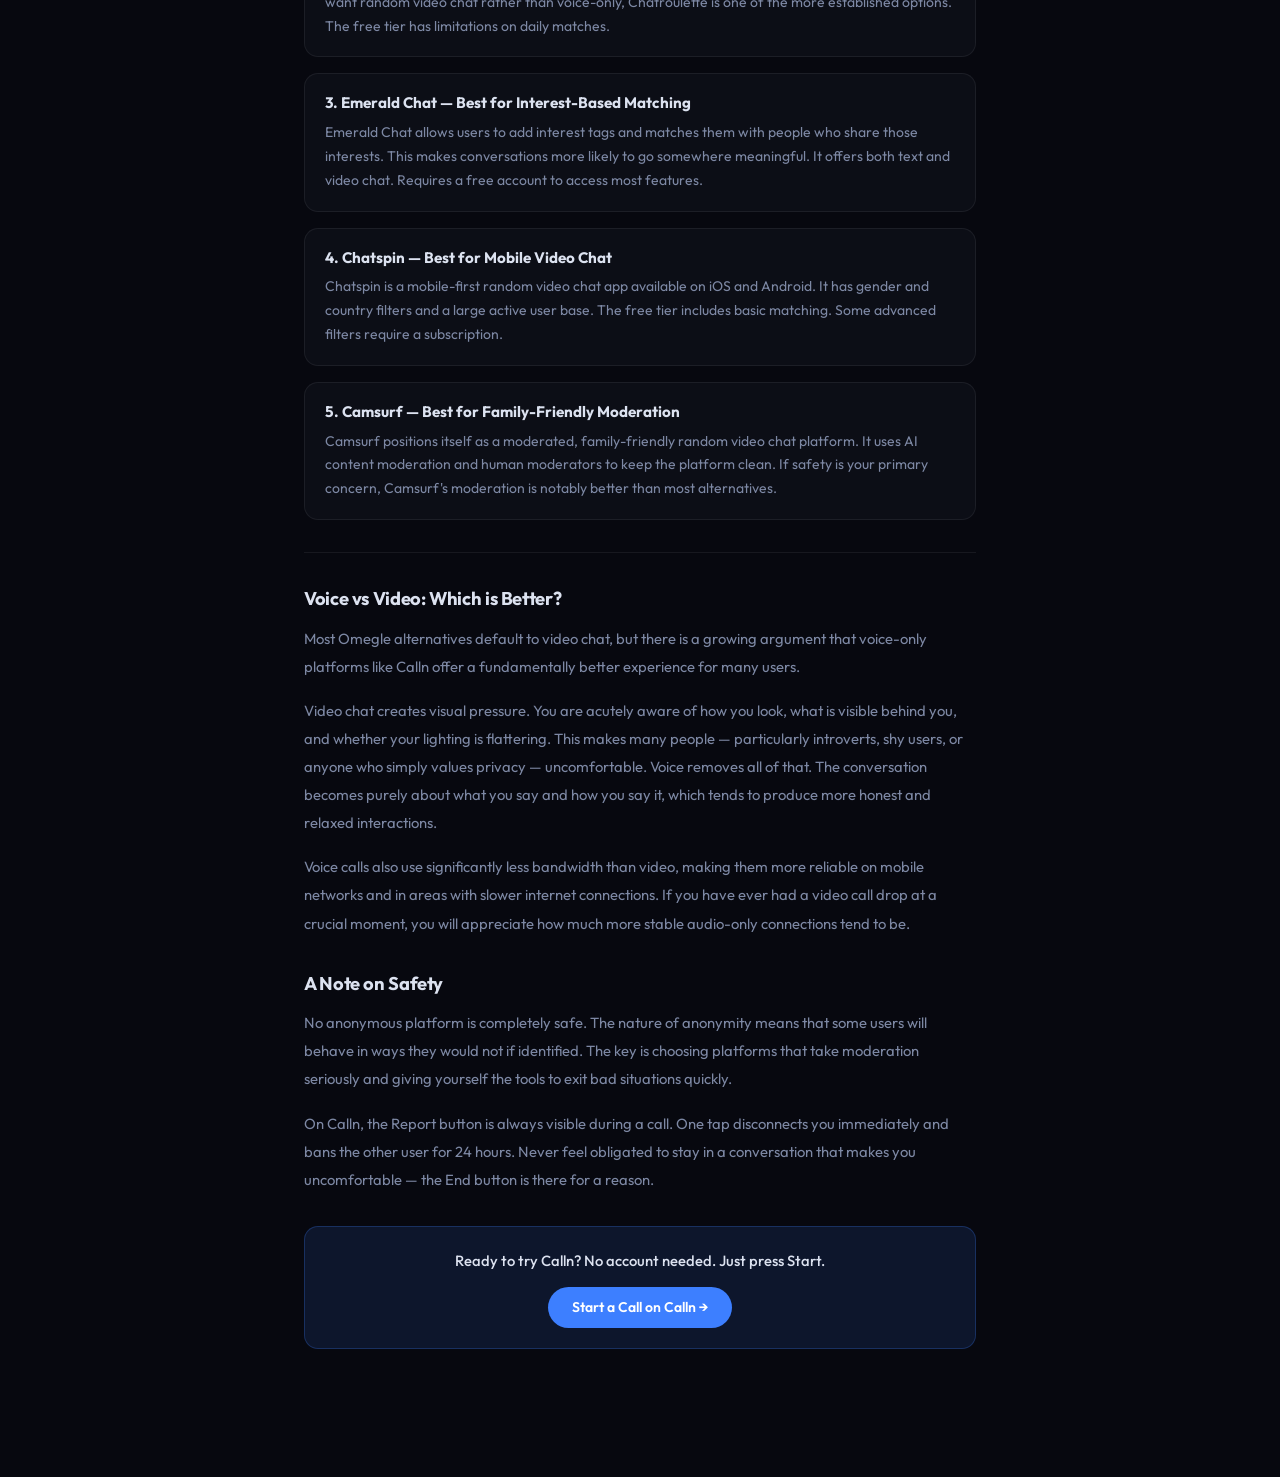
<file: blog/omegle-alternative.html>
<!DOCTYPE html>
<html lang="en">
<head>
    <meta charset="UTF-8">
    <meta name="viewport" content="width=device-width, initial-scale=1.0">
    <meta name="robots" content="index, follow">
    <title>The Best Omegle Alternatives in 2026 — Calln Blog</title>
    <meta name="description" content="Omegle shut down in 2023. Here is a complete guide to the best anonymous voice and video chat platforms available in 2026, including Calln, Chatroulette, and more.">
    <link rel="canonical" href="https://getcalln.com/blog/omegle-alternative.html">
    <link rel="icon" type="image/svg+xml" href="../favicon.svg">
    <link rel="preconnect" href="https://fonts.googleapis.com">
    <link rel="preconnect" href="https://fonts.gstatic.com" crossorigin>
    <link href="https://fonts.googleapis.com/css2?family=Outfit:wght@400;500;600;700&display=swap" rel="stylesheet">
    <link rel="stylesheet" href="../base.css">
    <script type="application/ld+json">
    {
      "@context": "https://schema.org",
      "@type": "Article",
      "headline": "The Best Omegle Alternatives in 2026",
      "description": "Omegle shut down in 2023. Here is a complete guide to the best anonymous voice and video chat platforms available today.",
      "author": { "@type": "Organization", "name": "Calln" },
      "publisher": { "@type": "Organization", "name": "Calln", "url": "https://getcalln.com" },
      "datePublished": "2026-05-01",
      "url": "https://getcalln.com/blog/omegle-alternative.html"
    }
    </script>
    <style>
        .page-header {
            position: sticky; top: 0; z-index: 100;
            display: flex; align-items: center; justify-content: space-between;
            height: 60px; padding: 0 1.5rem;
            background: rgba(7,8,15,.85);
            backdrop-filter: blur(20px); -webkit-backdrop-filter: blur(20px);
            border-bottom: 1px solid var(--border);
        }
        .page-logo {
            font-size: 1.25rem; font-weight: 700; letter-spacing: -.04em;
            background: linear-gradient(130deg,#fff 30%,var(--accent));
            -webkit-background-clip: text; background-clip: text;
            -webkit-text-fill-color: transparent; text-decoration: none;
        }
        .page-back {
            font-size: .8rem; font-weight: 500; color: var(--text-3);
            text-decoration: none; display: flex; align-items: center; gap: 5px;
            transition: color .2s;
        }
        .page-back:hover { color: var(--text-1); }
        .article-main { max-width: 720px; margin: 0 auto; padding: 3rem 1.5rem 6rem; }
        .article-tag {
            font-size: .7rem; font-weight: 700; letter-spacing: .08em;
            text-transform: uppercase; color: var(--accent);
            margin-bottom: 14px; display: block;
        }
        .article-main h1 {
            font-size: 2rem; font-weight: 700; letter-spacing: -.04em;
            line-height: 1.2; margin-bottom: 14px;
        }
        .article-meta {
            font-size: .78rem; color: var(--text-3); margin-bottom: 2.5rem;
            padding-bottom: 2rem; border-bottom: 1px solid var(--border);
        }
        .article-main h2 {
            font-size: 1.15rem; font-weight: 700; letter-spacing: -.02em;
            margin: 2rem 0 .75rem; color: var(--text-1);
        }
        .article-main p {
            font-size: .925rem; color: var(--text-2); line-height: 1.9;
            margin-bottom: 1rem;
        }
        .article-main ul {
            margin: .5rem 0 1rem 1rem;
            display: flex; flex-direction: column; gap: 8px;
        }
        .article-main ul li {
            font-size: .9rem; color: var(--text-2); line-height: 1.75;
        }
        .platform-card {
            background: var(--bg-surface);
            border: 1px solid var(--border);
            border-radius: var(--r-md);
            padding: 18px 20px;
            margin: 1rem 0;
        }
        .platform-card h3 {
            font-size: .95rem; font-weight: 700; color: var(--text-1);
            margin-bottom: 6px;
        }
        .platform-card p {
            font-size: .875rem; color: var(--text-2); line-height: 1.7;
            margin-bottom: 0;
        }
        .cta-box {
            background: var(--accent-soft);
            border: 1px solid rgba(61,127,255,.25);
            border-radius: var(--r-md);
            padding: 20px 22px;
            margin: 2rem 0;
            text-align: center;
        }
        .cta-box p { color: var(--text-1); margin-bottom: 12px; font-weight: 500; }
        .cta-btn {
            display: inline-block;
            background: var(--accent);
            color: #fff;
            text-decoration: none;
            padding: 10px 24px;
            border-radius: 50px;
            font-size: .875rem;
            font-weight: 600;
            transition: opacity .2s;
        }
        .cta-btn:hover { opacity: .85; }
        .divider { border: none; border-top: 1px solid var(--border); margin: 2rem 0; }
        @media (max-width: 600px) {
            .article-main { padding: 2rem 1rem 4rem; }
            .article-main h1 { font-size: 1.6rem; }
        }
    </style>
</head>
<body>

<header class="page-header">
    <a href="../index.html" class="page-logo">Calln</a>
    <a href="../blog.html" class="page-back">← Blog</a>
</header>

<main class="article-main">

    <span class="article-tag">Guide</span>
    <h1>The Best Omegle Alternatives in 2026</h1>
    <p class="article-meta">Published by Calln · May 2026 · 7 min read</p>

    <p>In November 2023, Omegle shut down permanently after fourteen years of operation. The platform's founder, Leif K-Brooks, cited the enormous financial and emotional cost of combating misuse as the reason for the closure. For millions of users, it marked the end of an era — Omegle was the original anonymous stranger chat platform, and nothing has quite filled the void it left.</p>

    <p>But the desire to talk to strangers anonymously has not gone away. If anything, it has grown. In an age of curated social media profiles and performative online identities, the appeal of a completely anonymous conversation with a real human being has never been stronger. The question is: where do you go now?</p>

    <p>This guide covers the best Omegle alternatives available in 2026, what makes each one different, and what to look for when choosing a platform that fits your needs.</p>

    <h2>What Made Omegle Worth Replacing</h2>

    <p>Before looking at alternatives, it helps to understand what Omegle offered that was genuinely valuable. At its core, Omegle provided three things: anonymity, randomness, and simplicity. You did not need an account. You did not know who you were going to talk to. And the interface was so minimal that even first-time users could start a conversation in seconds.</p>

    <p>The problems with Omegle were well documented — inappropriate content, lack of meaningful moderation, and the platform's age verification being essentially non-existent. Any credible alternative needs to address these issues while preserving what made Omegle worth using in the first place.</p>

    <h2>What to Look for in an Omegle Alternative</h2>

    <p>Not all anonymous chat platforms are created equal. Here are the key things to evaluate before choosing one:</p>

    <ul>
        <li><strong>Privacy</strong> — Does the platform store your conversations? Do they require an account? What data do they collect?</li>
        <li><strong>Moderation</strong> — Is there a report system? Are reports acted upon quickly? Is there age verification?</li>
        <li><strong>Technology</strong> — Is audio encrypted? Does video or audio pass through the company's servers, or is it peer-to-peer?</li>
        <li><strong>Reliability</strong> — Does the platform work on mobile? Is matching fast? Does it stay connected?</li>
        <li><strong>Cost</strong> — Is it genuinely free, or does the free tier have crippling limitations?</li>
    </ul>

    <h2>The Best Omegle Alternatives in 2026</h2>

    <div class="platform-card">
        <h3>1. Calln — Best for Anonymous Voice Calls</h3>
        <p>Calln is a voice-first anonymous calling platform available on web and Android. It uses WebRTC for peer-to-peer audio, meaning your voice never passes through Calln's servers. There are no accounts, no recordings, and no stored chat history. The country filter lets you talk to people from specific regions, and the report system issues immediate IP bans. Calln also offers text chat, image sharing, and in-call games. Completely free on both web and mobile.</p>
    </div>

    <div class="platform-card">
        <h3>2. Chatroulette — Best for Video Chat</h3>
        <p>Chatroulette is one of the oldest random video chat platforms, launched in 2009. It has undergone significant moderation improvements in recent years, including AI-based content filtering. If you want random video chat rather than voice-only, Chatroulette is one of the more established options. The free tier has limitations on daily matches.</p>
    </div>

    <div class="platform-card">
        <h3>3. Emerald Chat — Best for Interest-Based Matching</h3>
        <p>Emerald Chat allows users to add interest tags and matches them with people who share those interests. This makes conversations more likely to go somewhere meaningful. It offers both text and video chat. Requires a free account to access most features.</p>
    </div>

    <div class="platform-card">
        <h3>4. Chatspin — Best for Mobile Video Chat</h3>
        <p>Chatspin is a mobile-first random video chat app available on iOS and Android. It has gender and country filters and a large active user base. The free tier includes basic matching. Some advanced filters require a subscription.</p>
    </div>

    <div class="platform-card">
        <h3>5. Camsurf — Best for Family-Friendly Moderation</h3>
        <p>Camsurf positions itself as a moderated, family-friendly random video chat platform. It uses AI content moderation and human moderators to keep the platform clean. If safety is your primary concern, Camsurf's moderation is notably better than most alternatives.</p>
    </div>

    <hr class="divider">

    <h2>Voice vs Video: Which is Better?</h2>

    <p>Most Omegle alternatives default to video chat, but there is a growing argument that voice-only platforms like Calln offer a fundamentally better experience for many users.</p>

    <p>Video chat creates visual pressure. You are acutely aware of how you look, what is visible behind you, and whether your lighting is flattering. This makes many people — particularly introverts, shy users, or anyone who simply values privacy — uncomfortable. Voice removes all of that. The conversation becomes purely about what you say and how you say it, which tends to produce more honest and relaxed interactions.</p>

    <p>Voice calls also use significantly less bandwidth than video, making them more reliable on mobile networks and in areas with slower internet connections. If you have ever had a video call drop at a crucial moment, you will appreciate how much more stable audio-only connections tend to be.</p>

    <h2>A Note on Safety</h2>

    <p>No anonymous platform is completely safe. The nature of anonymity means that some users will behave in ways they would not if identified. The key is choosing platforms that take moderation seriously and giving yourself the tools to exit bad situations quickly.</p>

    <p>On Calln, the Report button is always visible during a call. One tap disconnects you immediately and bans the other user for 24 hours. Never feel obligated to stay in a conversation that makes you uncomfortable — the End button is there for a reason.</p>

    <div class="cta-box">
        <p>Ready to try Calln? No account needed. Just press Start.</p>
        <a href="../index.html" class="cta-btn">Start a Call on Calln →</a>
    </div>

</main>
</body>
</html>
</file>
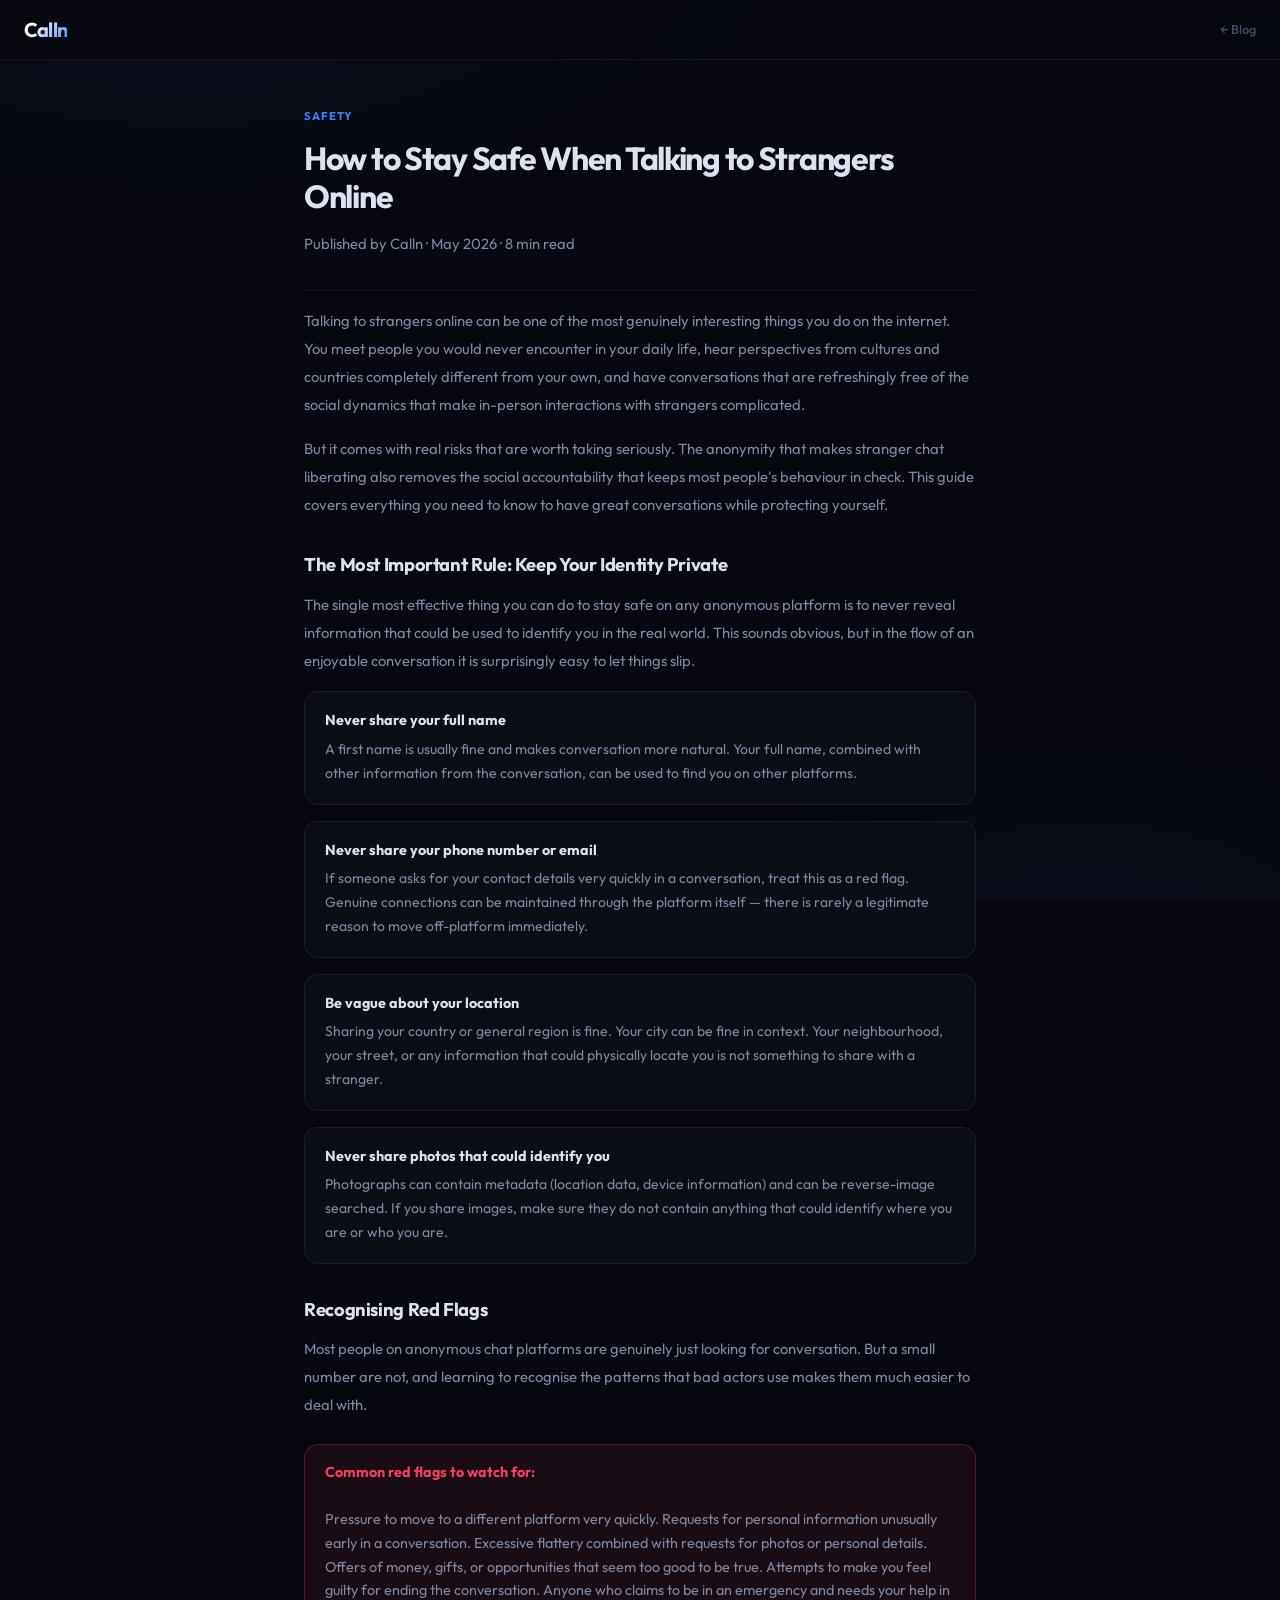
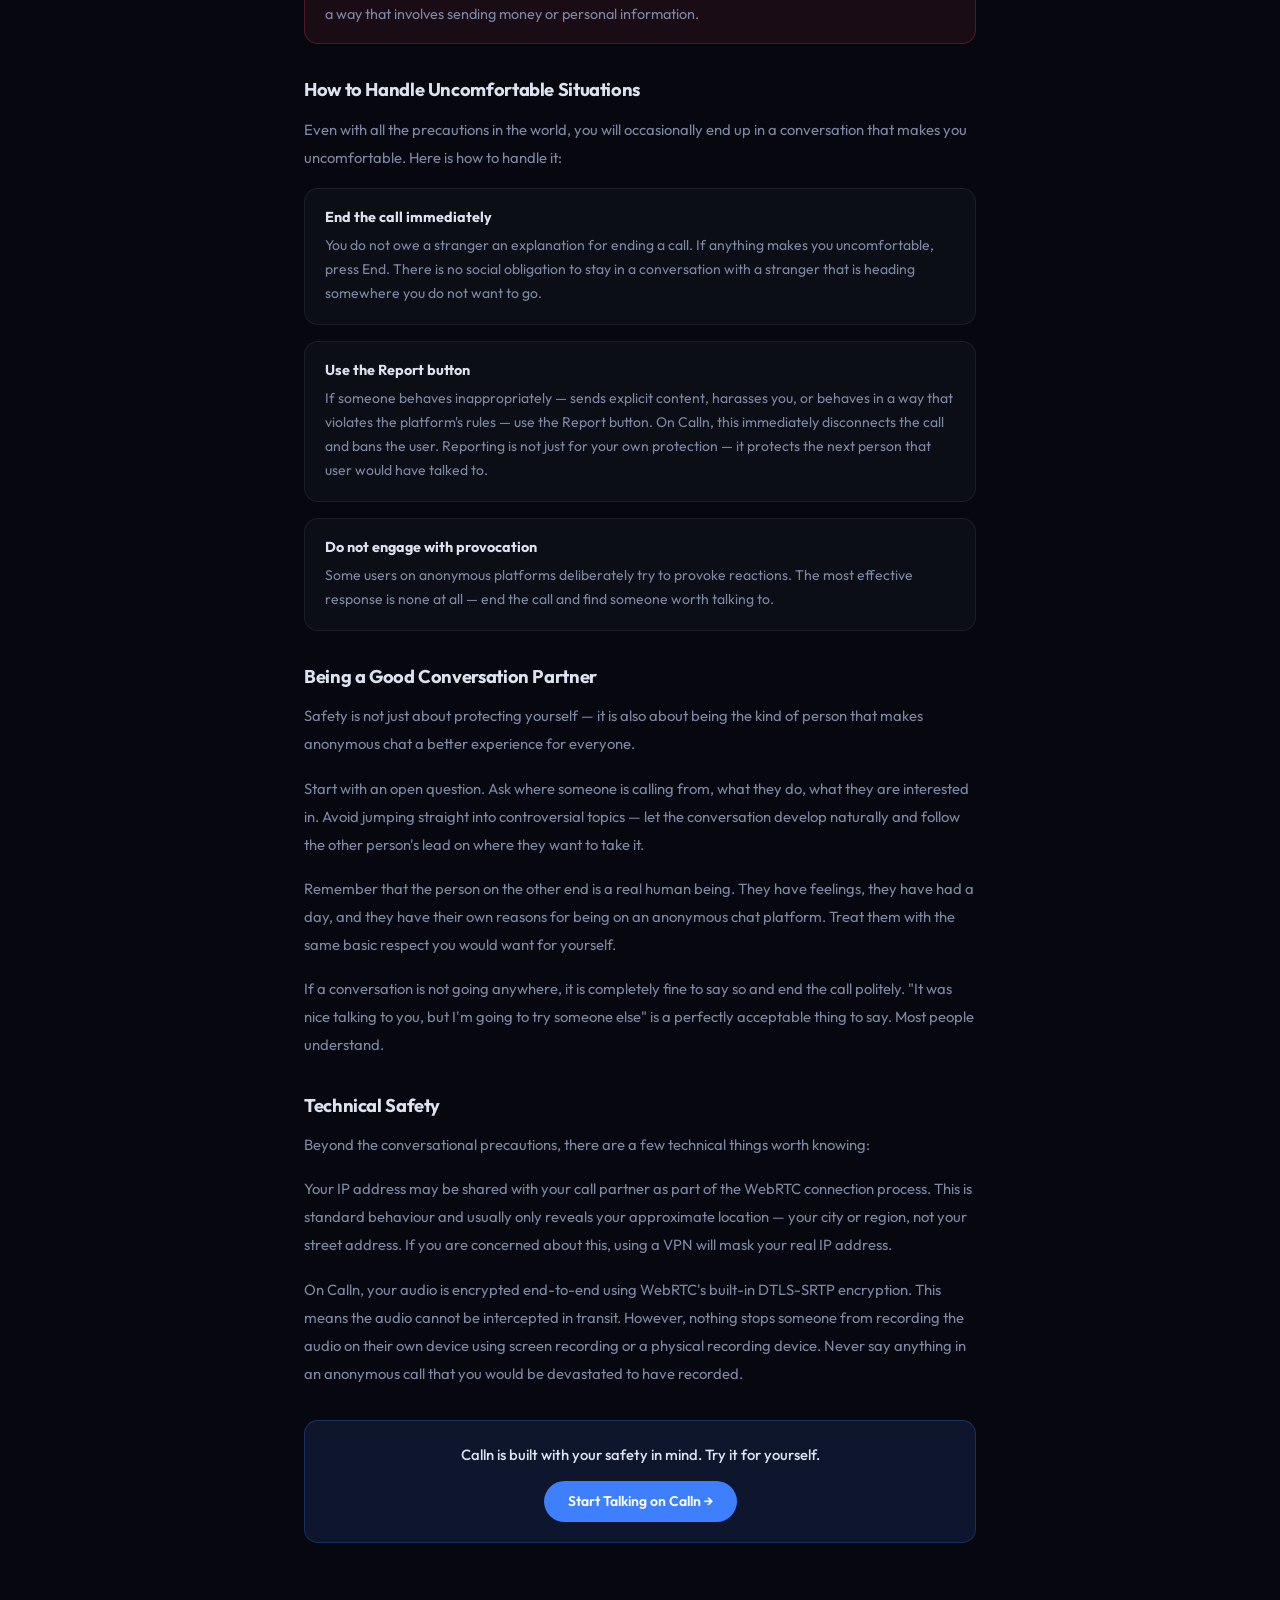
<file: blog/safe-stranger-chat.html>
<!DOCTYPE html>
<html lang="en">
<head>
    <meta charset="UTF-8">
    <meta name="viewport" content="width=device-width, initial-scale=1.0">
    <meta name="robots" content="index, follow">
    <title>How to Stay Safe When Talking to Strangers Online — Calln Blog</title>
    <meta name="description" content="Practical tips for staying safe on anonymous voice chat platforms. Protect your privacy, handle uncomfortable situations, and get the most out of talking to strangers online.">
    <link rel="canonical" href="https://getcalln.com/blog/safe-stranger-chat.html">
    <link rel="icon" type="image/svg+xml" href="../favicon.svg">
    <link rel="preconnect" href="https://fonts.googleapis.com">
    <link rel="preconnect" href="https://fonts.gstatic.com" crossorigin>
    <link href="https://fonts.googleapis.com/css2?family=Outfit:wght@400;500;600;700&display=swap" rel="stylesheet">
    <link rel="stylesheet" href="../base.css">
    <script type="application/ld+json">
    {
      "@context": "https://schema.org",
      "@type": "Article",
      "headline": "How to Stay Safe When Talking to Strangers Online",
      "description": "Practical tips for staying safe on anonymous voice chat platforms.",
      "author": { "@type": "Organization", "name": "Calln" },
      "publisher": { "@type": "Organization", "name": "Calln", "url": "https://getcalln.com" },
      "datePublished": "2026-05-01",
      "url": "https://getcalln.com/blog/safe-stranger-chat.html"
    }
    </script>
    <style>
        .page-header { position: sticky; top: 0; z-index: 100; display: flex; align-items: center; justify-content: space-between; height: 60px; padding: 0 1.5rem; background: rgba(7,8,15,.85); backdrop-filter: blur(20px); -webkit-backdrop-filter: blur(20px); border-bottom: 1px solid var(--border); }
        .page-logo { font-size: 1.25rem; font-weight: 700; letter-spacing: -.04em; background: linear-gradient(130deg,#fff 30%,var(--accent)); -webkit-background-clip: text; background-clip: text; -webkit-text-fill-color: transparent; text-decoration: none; }
        .page-back { font-size: .8rem; font-weight: 500; color: var(--text-3); text-decoration: none; display: flex; align-items: center; gap: 5px; transition: color .2s; }
        .page-back:hover { color: var(--text-1); }
        .article-main { max-width: 720px; margin: 0 auto; padding: 3rem 1.5rem 6rem; }
        .article-tag { font-size: .7rem; font-weight: 700; letter-spacing: .08em; text-transform: uppercase; color: var(--accent); margin-bottom: 14px; display: block; }
        .article-main h1 { font-size: 2rem; font-weight: 700; letter-spacing: -.04em; line-height: 1.2; margin-bottom: 14px; }
        .article-meta { font-size: .78rem; color: var(--text-3); margin-bottom: 2.5rem; padding-bottom: 2rem; border-bottom: 1px solid var(--border); }
        .article-main h2 { font-size: 1.15rem; font-weight: 700; letter-spacing: -.02em; margin: 2rem 0 .75rem; color: var(--text-1); }
        .article-main p { font-size: .925rem; color: var(--text-2); line-height: 1.9; margin-bottom: 1rem; }
        .tip-card { background: var(--bg-surface); border: 1px solid var(--border); border-radius: var(--r-md); padding: 18px 20px; margin: 1rem 0; }
        .tip-card h3 { font-size: .9rem; font-weight: 700; color: var(--text-1); margin-bottom: 6px; }
        .tip-card p { font-size: .875rem; color: var(--text-2); line-height: 1.7; margin-bottom: 0; }
        .warning-callout { background: rgba(244,63,94,0.08); border: 1px solid rgba(244,63,94,0.25); border-radius: var(--r-md); padding: 16px 20px; margin: 1.5rem 0; font-size: .9rem; color: var(--text-2); line-height: 1.65; }
        .warning-callout strong { color: var(--red); }
        .cta-box { background: var(--accent-soft); border: 1px solid rgba(61,127,255,.25); border-radius: var(--r-md); padding: 20px 22px; margin: 2rem 0; text-align: center; }
        .cta-box p { color: var(--text-1); margin-bottom: 12px; font-weight: 500; }
        .cta-btn { display: inline-block; background: var(--accent); color: #fff; text-decoration: none; padding: 10px 24px; border-radius: 50px; font-size: .875rem; font-weight: 600; transition: opacity .2s; }
        .cta-btn:hover { opacity: .85; }
        @media (max-width: 600px) { .article-main { padding: 2rem 1rem 4rem; } .article-main h1 { font-size: 1.6rem; } }
    </style>
</head>
<body>

<header class="page-header">
    <a href="../index.html" class="page-logo">Calln</a>
    <a href="../blog.html" class="page-back">← Blog</a>
</header>

<main class="article-main">

    <span class="article-tag">Safety</span>
    <h1>How to Stay Safe When Talking to Strangers Online</h1>
    <p class="article-meta">Published by Calln · May 2026 · 8 min read</p>

    <p>Talking to strangers online can be one of the most genuinely interesting things you do on the internet. You meet people you would never encounter in your daily life, hear perspectives from cultures and countries completely different from your own, and have conversations that are refreshingly free of the social dynamics that make in-person interactions with strangers complicated.</p>

    <p>But it comes with real risks that are worth taking seriously. The anonymity that makes stranger chat liberating also removes the social accountability that keeps most people's behaviour in check. This guide covers everything you need to know to have great conversations while protecting yourself.</p>

    <h2>The Most Important Rule: Keep Your Identity Private</h2>

    <p>The single most effective thing you can do to stay safe on any anonymous platform is to never reveal information that could be used to identify you in the real world. This sounds obvious, but in the flow of an enjoyable conversation it is surprisingly easy to let things slip.</p>

    <div class="tip-card">
        <h3>Never share your full name</h3>
        <p>A first name is usually fine and makes conversation more natural. Your full name, combined with other information from the conversation, can be used to find you on other platforms.</p>
    </div>

    <div class="tip-card">
        <h3>Never share your phone number or email</h3>
        <p>If someone asks for your contact details very quickly in a conversation, treat this as a red flag. Genuine connections can be maintained through the platform itself — there is rarely a legitimate reason to move off-platform immediately.</p>
    </div>

    <div class="tip-card">
        <h3>Be vague about your location</h3>
        <p>Sharing your country or general region is fine. Your city can be fine in context. Your neighbourhood, your street, or any information that could physically locate you is not something to share with a stranger.</p>
    </div>

    <div class="tip-card">
        <h3>Never share photos that could identify you</h3>
        <p>Photographs can contain metadata (location data, device information) and can be reverse-image searched. If you share images, make sure they do not contain anything that could identify where you are or who you are.</p>
    </div>

    <h2>Recognising Red Flags</h2>

    <p>Most people on anonymous chat platforms are genuinely just looking for conversation. But a small number are not, and learning to recognise the patterns that bad actors use makes them much easier to deal with.</p>

    <div class="warning-callout">
        <strong>Common red flags to watch for:</strong>
        <br><br>
        Pressure to move to a different platform very quickly. Requests for personal information unusually early in a conversation. Excessive flattery combined with requests for photos or personal details. Offers of money, gifts, or opportunities that seem too good to be true. Attempts to make you feel guilty for ending the conversation. Anyone who claims to be in an emergency and needs your help in a way that involves sending money or personal information.
    </div>

    <h2>How to Handle Uncomfortable Situations</h2>

    <p>Even with all the precautions in the world, you will occasionally end up in a conversation that makes you uncomfortable. Here is how to handle it:</p>

    <div class="tip-card">
        <h3>End the call immediately</h3>
        <p>You do not owe a stranger an explanation for ending a call. If anything makes you uncomfortable, press End. There is no social obligation to stay in a conversation with a stranger that is heading somewhere you do not want to go.</p>
    </div>

    <div class="tip-card">
        <h3>Use the Report button</h3>
        <p>If someone behaves inappropriately — sends explicit content, harasses you, or behaves in a way that violates the platform's rules — use the Report button. On Calln, this immediately disconnects the call and bans the user. Reporting is not just for your own protection — it protects the next person that user would have talked to.</p>
    </div>

    <div class="tip-card">
        <h3>Do not engage with provocation</h3>
        <p>Some users on anonymous platforms deliberately try to provoke reactions. The most effective response is none at all — end the call and find someone worth talking to.</p>
    </div>

    <h2>Being a Good Conversation Partner</h2>

    <p>Safety is not just about protecting yourself — it is also about being the kind of person that makes anonymous chat a better experience for everyone.</p>

    <p>Start with an open question. Ask where someone is calling from, what they do, what they are interested in. Avoid jumping straight into controversial topics — let the conversation develop naturally and follow the other person's lead on where they want to take it.</p>

    <p>Remember that the person on the other end is a real human being. They have feelings, they have had a day, and they have their own reasons for being on an anonymous chat platform. Treat them with the same basic respect you would want for yourself.</p>

    <p>If a conversation is not going anywhere, it is completely fine to say so and end the call politely. "It was nice talking to you, but I'm going to try someone else" is a perfectly acceptable thing to say. Most people understand.</p>

    <h2>Technical Safety</h2>

    <p>Beyond the conversational precautions, there are a few technical things worth knowing:</p>

    <p>Your IP address may be shared with your call partner as part of the WebRTC connection process. This is standard behaviour and usually only reveals your approximate location — your city or region, not your street address. If you are concerned about this, using a VPN will mask your real IP address.</p>

    <p>On Calln, your audio is encrypted end-to-end using WebRTC's built-in DTLS-SRTP encryption. This means the audio cannot be intercepted in transit. However, nothing stops someone from recording the audio on their own device using screen recording or a physical recording device. Never say anything in an anonymous call that you would be devastated to have recorded.</p>

    <div class="cta-box">
        <p>Calln is built with your safety in mind. Try it for yourself.</p>
        <a href="../index.html" class="cta-btn">Start Talking on Calln →</a>
    </div>

</main>
</body>
</html>
</file>
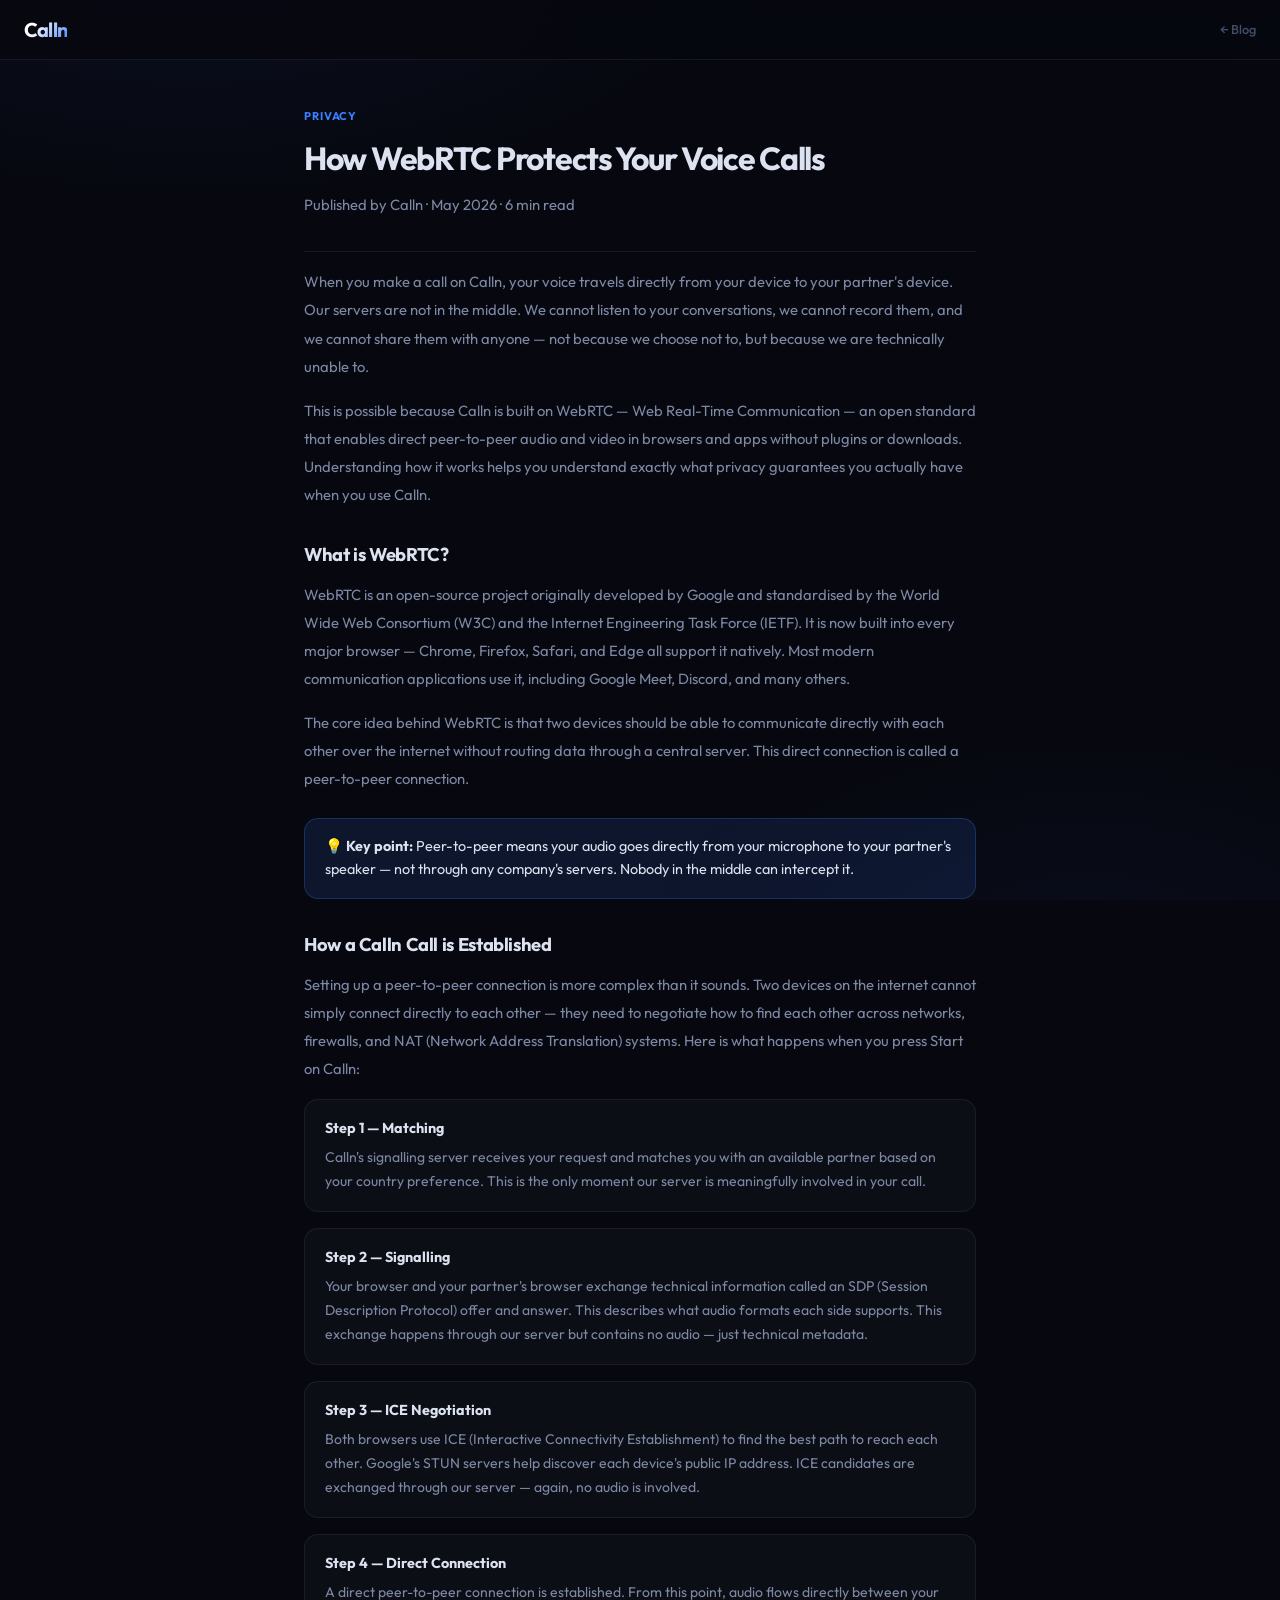
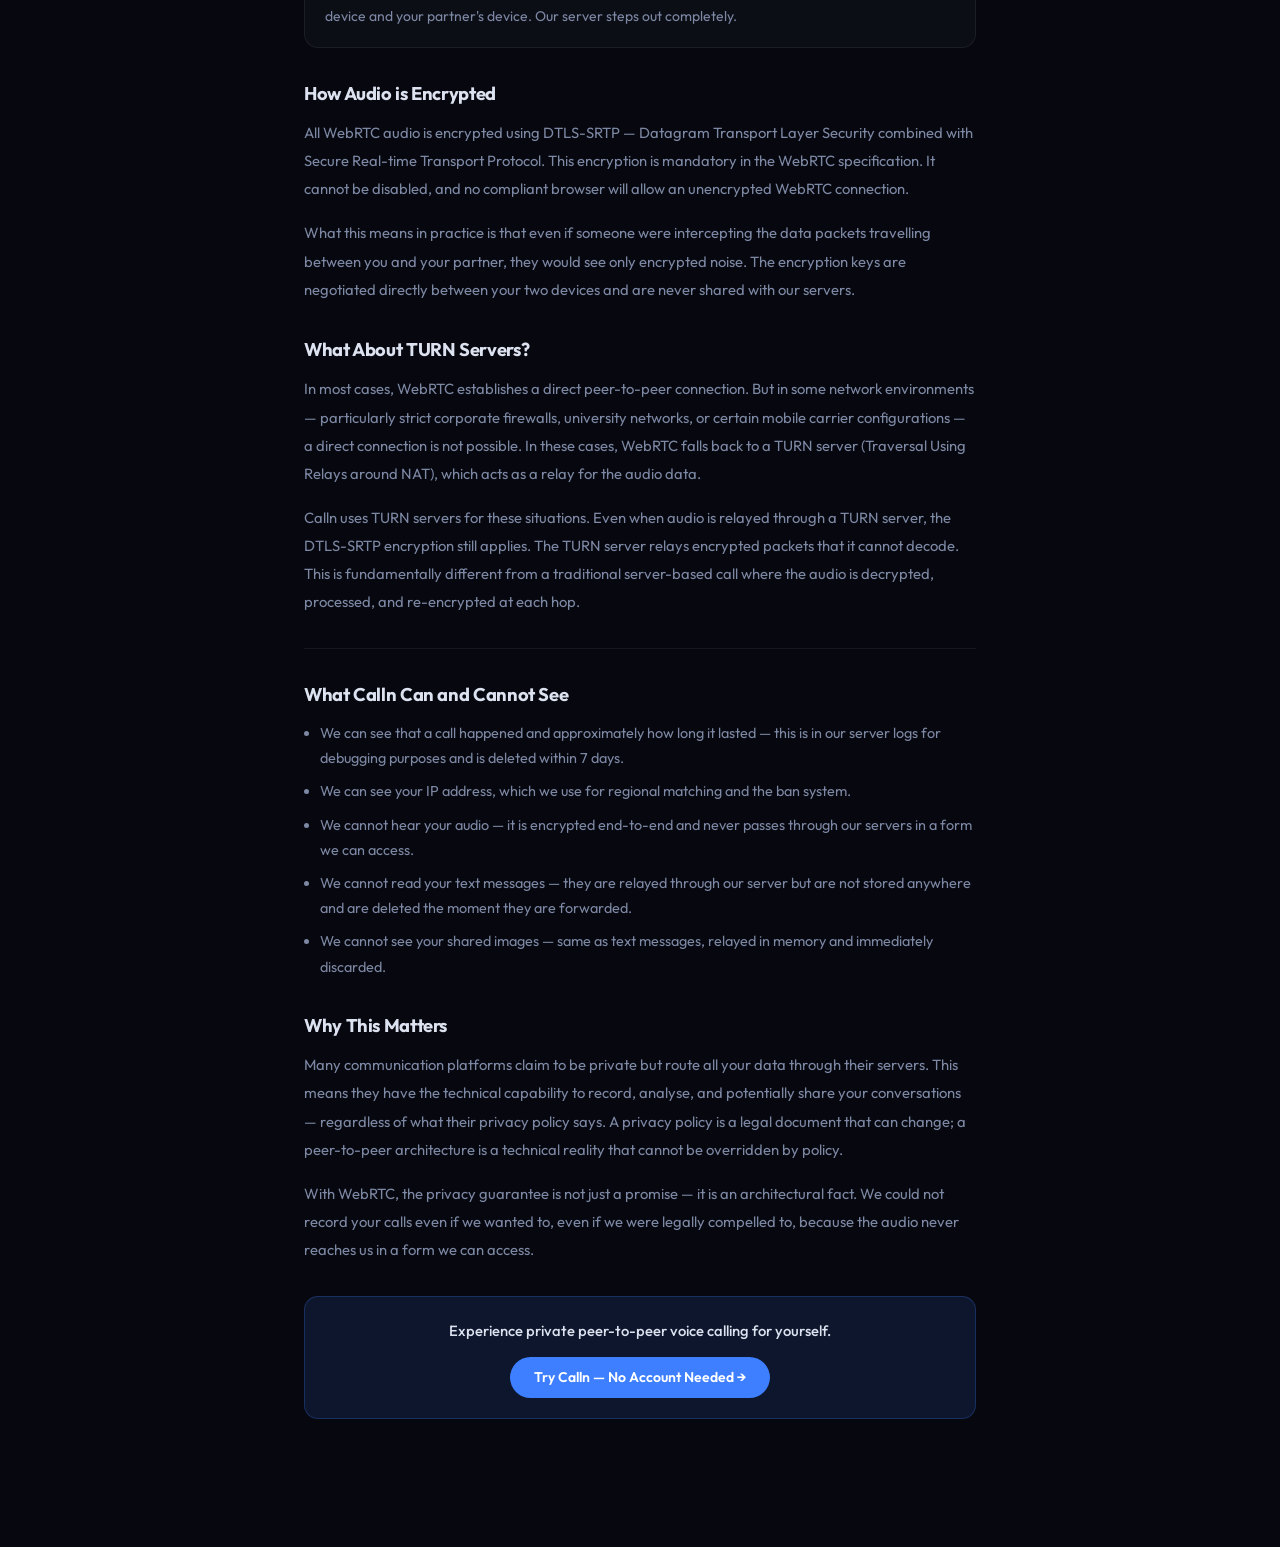
<file: blog/webrtc-privacy.html>
<!DOCTYPE html>
<html lang="en">
<head>
    <meta charset="UTF-8">
    <meta name="viewport" content="width=device-width, initial-scale=1.0">
    <meta name="robots" content="index, follow">
    <title>How WebRTC Protects Your Voice Calls — Calln Blog</title>
    <meta name="description" content="WebRTC is the technology that makes Calln's anonymous voice calls private. Here is how peer-to-peer audio works and why it means nobody can record your conversations.">
    <link rel="canonical" href="https://getcalln.com/blog/webrtc-privacy.html">
    <link rel="icon" type="image/svg+xml" href="../favicon.svg">
    <link rel="preconnect" href="https://fonts.googleapis.com">
    <link rel="preconnect" href="https://fonts.gstatic.com" crossorigin>
    <link href="https://fonts.googleapis.com/css2?family=Outfit:wght@400;500;600;700&display=swap" rel="stylesheet">
    <link rel="stylesheet" href="../base.css">
    <script type="application/ld+json">
    {
      "@context": "https://schema.org",
      "@type": "Article",
      "headline": "How WebRTC Protects Your Voice Calls",
      "description": "WebRTC is the technology behind Calln's private peer-to-peer calls. Here is how it works.",
      "author": { "@type": "Organization", "name": "Calln" },
      "publisher": { "@type": "Organization", "name": "Calln", "url": "https://getcalln.com" },
      "datePublished": "2026-05-01",
      "url": "https://getcalln.com/blog/webrtc-privacy.html"
    }
    </script>
    <style>
        .page-header {
            position: sticky; top: 0; z-index: 100;
            display: flex; align-items: center; justify-content: space-between;
            height: 60px; padding: 0 1.5rem;
            background: rgba(7,8,15,.85);
            backdrop-filter: blur(20px); -webkit-backdrop-filter: blur(20px);
            border-bottom: 1px solid var(--border);
        }
        .page-logo {
            font-size: 1.25rem; font-weight: 700; letter-spacing: -.04em;
            background: linear-gradient(130deg,#fff 30%,var(--accent));
            -webkit-background-clip: text; background-clip: text;
            -webkit-text-fill-color: transparent; text-decoration: none;
        }
        .page-back {
            font-size: .8rem; font-weight: 500; color: var(--text-3);
            text-decoration: none; display: flex; align-items: center; gap: 5px;
            transition: color .2s;
        }
        .page-back:hover { color: var(--text-1); }
        .article-main { max-width: 720px; margin: 0 auto; padding: 3rem 1.5rem 6rem; }
        .article-tag { font-size: .7rem; font-weight: 700; letter-spacing: .08em; text-transform: uppercase; color: var(--accent); margin-bottom: 14px; display: block; }
        .article-main h1 { font-size: 2rem; font-weight: 700; letter-spacing: -.04em; line-height: 1.2; margin-bottom: 14px; }
        .article-meta { font-size: .78rem; color: var(--text-3); margin-bottom: 2.5rem; padding-bottom: 2rem; border-bottom: 1px solid var(--border); }
        .article-main h2 { font-size: 1.15rem; font-weight: 700; letter-spacing: -.02em; margin: 2rem 0 .75rem; color: var(--text-1); }
        .article-main p { font-size: .925rem; color: var(--text-2); line-height: 1.9; margin-bottom: 1rem; }
        .article-main ul { margin: .5rem 0 1rem 1rem; display: flex; flex-direction: column; gap: 8px; }
        .article-main ul li { font-size: .9rem; color: var(--text-2); line-height: 1.75; }
        .info-card { background: var(--bg-surface); border: 1px solid var(--border); border-radius: var(--r-md); padding: 18px 20px; margin: 1rem 0; }
        .info-card h3 { font-size: .9rem; font-weight: 700; color: var(--text-1); margin-bottom: 6px; }
        .info-card p { font-size: .875rem; color: var(--text-2); line-height: 1.7; margin-bottom: 0; }
        .callout { background: var(--accent-soft); border: 1px solid rgba(61,127,255,.25); border-radius: var(--r-md); padding: 16px 20px; margin: 1.5rem 0; font-size: .9rem; color: var(--text-1); line-height: 1.65; }
        .cta-box { background: var(--accent-soft); border: 1px solid rgba(61,127,255,.25); border-radius: var(--r-md); padding: 20px 22px; margin: 2rem 0; text-align: center; }
        .cta-box p { color: var(--text-1); margin-bottom: 12px; font-weight: 500; }
        .cta-btn { display: inline-block; background: var(--accent); color: #fff; text-decoration: none; padding: 10px 24px; border-radius: 50px; font-size: .875rem; font-weight: 600; transition: opacity .2s; }
        .cta-btn:hover { opacity: .85; }
        .divider { border: none; border-top: 1px solid var(--border); margin: 2rem 0; }
        @media (max-width: 600px) { .article-main { padding: 2rem 1rem 4rem; } .article-main h1 { font-size: 1.6rem; } }
    </style>
</head>
<body>

<header class="page-header">
    <a href="../index.html" class="page-logo">Calln</a>
    <a href="../blog.html" class="page-back">← Blog</a>
</header>

<main class="article-main">

    <span class="article-tag">Privacy</span>
    <h1>How WebRTC Protects Your Voice Calls</h1>
    <p class="article-meta">Published by Calln · May 2026 · 6 min read</p>

    <p>When you make a call on Calln, your voice travels directly from your device to your partner's device. Our servers are not in the middle. We cannot listen to your conversations, we cannot record them, and we cannot share them with anyone — not because we choose not to, but because we are technically unable to.</p>

    <p>This is possible because Calln is built on WebRTC — Web Real-Time Communication — an open standard that enables direct peer-to-peer audio and video in browsers and apps without plugins or downloads. Understanding how it works helps you understand exactly what privacy guarantees you actually have when you use Calln.</p>

    <h2>What is WebRTC?</h2>

    <p>WebRTC is an open-source project originally developed by Google and standardised by the World Wide Web Consortium (W3C) and the Internet Engineering Task Force (IETF). It is now built into every major browser — Chrome, Firefox, Safari, and Edge all support it natively. Most modern communication applications use it, including Google Meet, Discord, and many others.</p>

    <p>The core idea behind WebRTC is that two devices should be able to communicate directly with each other over the internet without routing data through a central server. This direct connection is called a peer-to-peer connection.</p>

    <div class="callout">
        💡 <strong>Key point:</strong> Peer-to-peer means your audio goes directly from your microphone to your partner's speaker — not through any company's servers. Nobody in the middle can intercept it.
    </div>

    <h2>How a Calln Call is Established</h2>

    <p>Setting up a peer-to-peer connection is more complex than it sounds. Two devices on the internet cannot simply connect directly to each other — they need to negotiate how to find each other across networks, firewalls, and NAT (Network Address Translation) systems. Here is what happens when you press Start on Calln:</p>

    <div class="info-card">
        <h3>Step 1 — Matching</h3>
        <p>Calln's signalling server receives your request and matches you with an available partner based on your country preference. This is the only moment our server is meaningfully involved in your call.</p>
    </div>

    <div class="info-card">
        <h3>Step 2 — Signalling</h3>
        <p>Your browser and your partner's browser exchange technical information called an SDP (Session Description Protocol) offer and answer. This describes what audio formats each side supports. This exchange happens through our server but contains no audio — just technical metadata.</p>
    </div>

    <div class="info-card">
        <h3>Step 3 — ICE Negotiation</h3>
        <p>Both browsers use ICE (Interactive Connectivity Establishment) to find the best path to reach each other. Google's STUN servers help discover each device's public IP address. ICE candidates are exchanged through our server — again, no audio is involved.</p>
    </div>

    <div class="info-card">
        <h3>Step 4 — Direct Connection</h3>
        <p>A direct peer-to-peer connection is established. From this point, audio flows directly between your device and your partner's device. Our server steps out completely.</p>
    </div>

    <h2>How Audio is Encrypted</h2>

    <p>All WebRTC audio is encrypted using DTLS-SRTP — Datagram Transport Layer Security combined with Secure Real-time Transport Protocol. This encryption is mandatory in the WebRTC specification. It cannot be disabled, and no compliant browser will allow an unencrypted WebRTC connection.</p>

    <p>What this means in practice is that even if someone were intercepting the data packets travelling between you and your partner, they would see only encrypted noise. The encryption keys are negotiated directly between your two devices and are never shared with our servers.</p>

    <h2>What About TURN Servers?</h2>

    <p>In most cases, WebRTC establishes a direct peer-to-peer connection. But in some network environments — particularly strict corporate firewalls, university networks, or certain mobile carrier configurations — a direct connection is not possible. In these cases, WebRTC falls back to a TURN server (Traversal Using Relays around NAT), which acts as a relay for the audio data.</p>

    <p>Calln uses TURN servers for these situations. Even when audio is relayed through a TURN server, the DTLS-SRTP encryption still applies. The TURN server relays encrypted packets that it cannot decode. This is fundamentally different from a traditional server-based call where the audio is decrypted, processed, and re-encrypted at each hop.</p>

    <hr class="divider">

    <h2>What Calln Can and Cannot See</h2>

    <ul>
        <li>We can see that a call happened and approximately how long it lasted — this is in our server logs for debugging purposes and is deleted within 7 days.</li>
        <li>We can see your IP address, which we use for regional matching and the ban system.</li>
        <li>We cannot hear your audio — it is encrypted end-to-end and never passes through our servers in a form we can access.</li>
        <li>We cannot read your text messages — they are relayed through our server but are not stored anywhere and are deleted the moment they are forwarded.</li>
        <li>We cannot see your shared images — same as text messages, relayed in memory and immediately discarded.</li>
    </ul>

    <h2>Why This Matters</h2>

    <p>Many communication platforms claim to be private but route all your data through their servers. This means they have the technical capability to record, analyse, and potentially share your conversations — regardless of what their privacy policy says. A privacy policy is a legal document that can change; a peer-to-peer architecture is a technical reality that cannot be overridden by policy.</p>

    <p>With WebRTC, the privacy guarantee is not just a promise — it is an architectural fact. We could not record your calls even if we wanted to, even if we were legally compelled to, because the audio never reaches us in a form we can access.</p>

    <div class="cta-box">
        <p>Experience private peer-to-peer voice calling for yourself.</p>
        <a href="../index.html" class="cta-btn">Try Calln — No Account Needed →</a>
    </div>

</main>
</body>
</html>
</file>
<file: base.css>
/* =============================================
   BASE — Design Tokens & Reset
   ============================================= */
:root {
  /* Backgrounds */
  --bg-base:     #07080f;
  --bg-surface:  #0c0e16;
  --bg-elevated: #121520;
  --bg-hover:    #191d2c;

  /* Borders */
  --border:      rgba(255, 255, 255, 0.065);
  --border-md:   rgba(255, 255, 255, 0.11);

  /* Accent — Electric Blue */
  --accent:      #3d7fff;
  --accent-soft: rgba(61, 127, 255, 0.12);
  --accent-glow: rgba(61, 127, 255, 0.28);

  /* Status */
  --green:       #10b981;
  --green-soft:  rgba(16, 185, 129, 0.12);
  --green-glow:  rgba(16, 185, 129, 0.28);
  --red:         #f43f5e;
  --red-soft:    rgba(244, 63, 94, 0.12);

  /* Text */
  --text-1:      #dce2f0;
  --text-2:      #7d88a4;
  --text-3:      #424d66;

  /* Radii */
  --r-sm:  8px;
  --r-md:  14px;
  --r-lg:  20px;
  --r-xl:  26px;
  --r-2xl: 40px;

  /* Shadows */
  --shadow-sm: 0 2px 10px rgba(0, 0, 0, 0.4);
  --shadow-md: 0 4px 20px rgba(0, 0, 0, 0.5);
  --shadow-lg: 0 8px 40px rgba(0, 0, 0, 0.6);
}

/* ---- RESET ---- */
*,
*::before,
*::after {
  margin: 0;
  padding: 0;
  box-sizing: border-box;
}

html {
  -webkit-text-size-adjust: 100%;
  scroll-behavior: smooth;
}

body {
  font-family: 'Outfit', 'Segoe UI', system-ui, sans-serif;
  background-color: var(--bg-base);
  color: var(--text-1);
  overflow-x: hidden;
  min-height: 100dvh;
  line-height: 1.5;
  -webkit-font-smoothing: antialiased;
  -moz-osx-font-smoothing: grayscale;
}

/* Subtle ambient background glow */
body::before {
  content: '';
  position: fixed;
  inset: 0;
  background:
    radial-gradient(ellipse 70% 45% at 15% -5%,  rgba(61,127,255,0.07) 0%, transparent 65%),
    radial-gradient(ellipse 55% 40% at 85% 105%, rgba(61,127,255,0.05) 0%, transparent 65%);
  pointer-events: none;
  z-index: 0;
}
body > * { position: relative; z-index: 1; }

button {
  cursor: pointer;
  font-family: inherit;
}

/* ---- GLOBAL SCROLLBAR ---- */
::-webkit-scrollbar { width: 4px; }
::-webkit-scrollbar-track { background: transparent; }
::-webkit-scrollbar-thumb {
  background: rgba(255, 255, 255, 0.1);
  border-radius: 10px;
}
::-webkit-scrollbar-thumb:hover {
  background: rgba(255, 255, 255, 0.18);
}
</file>
